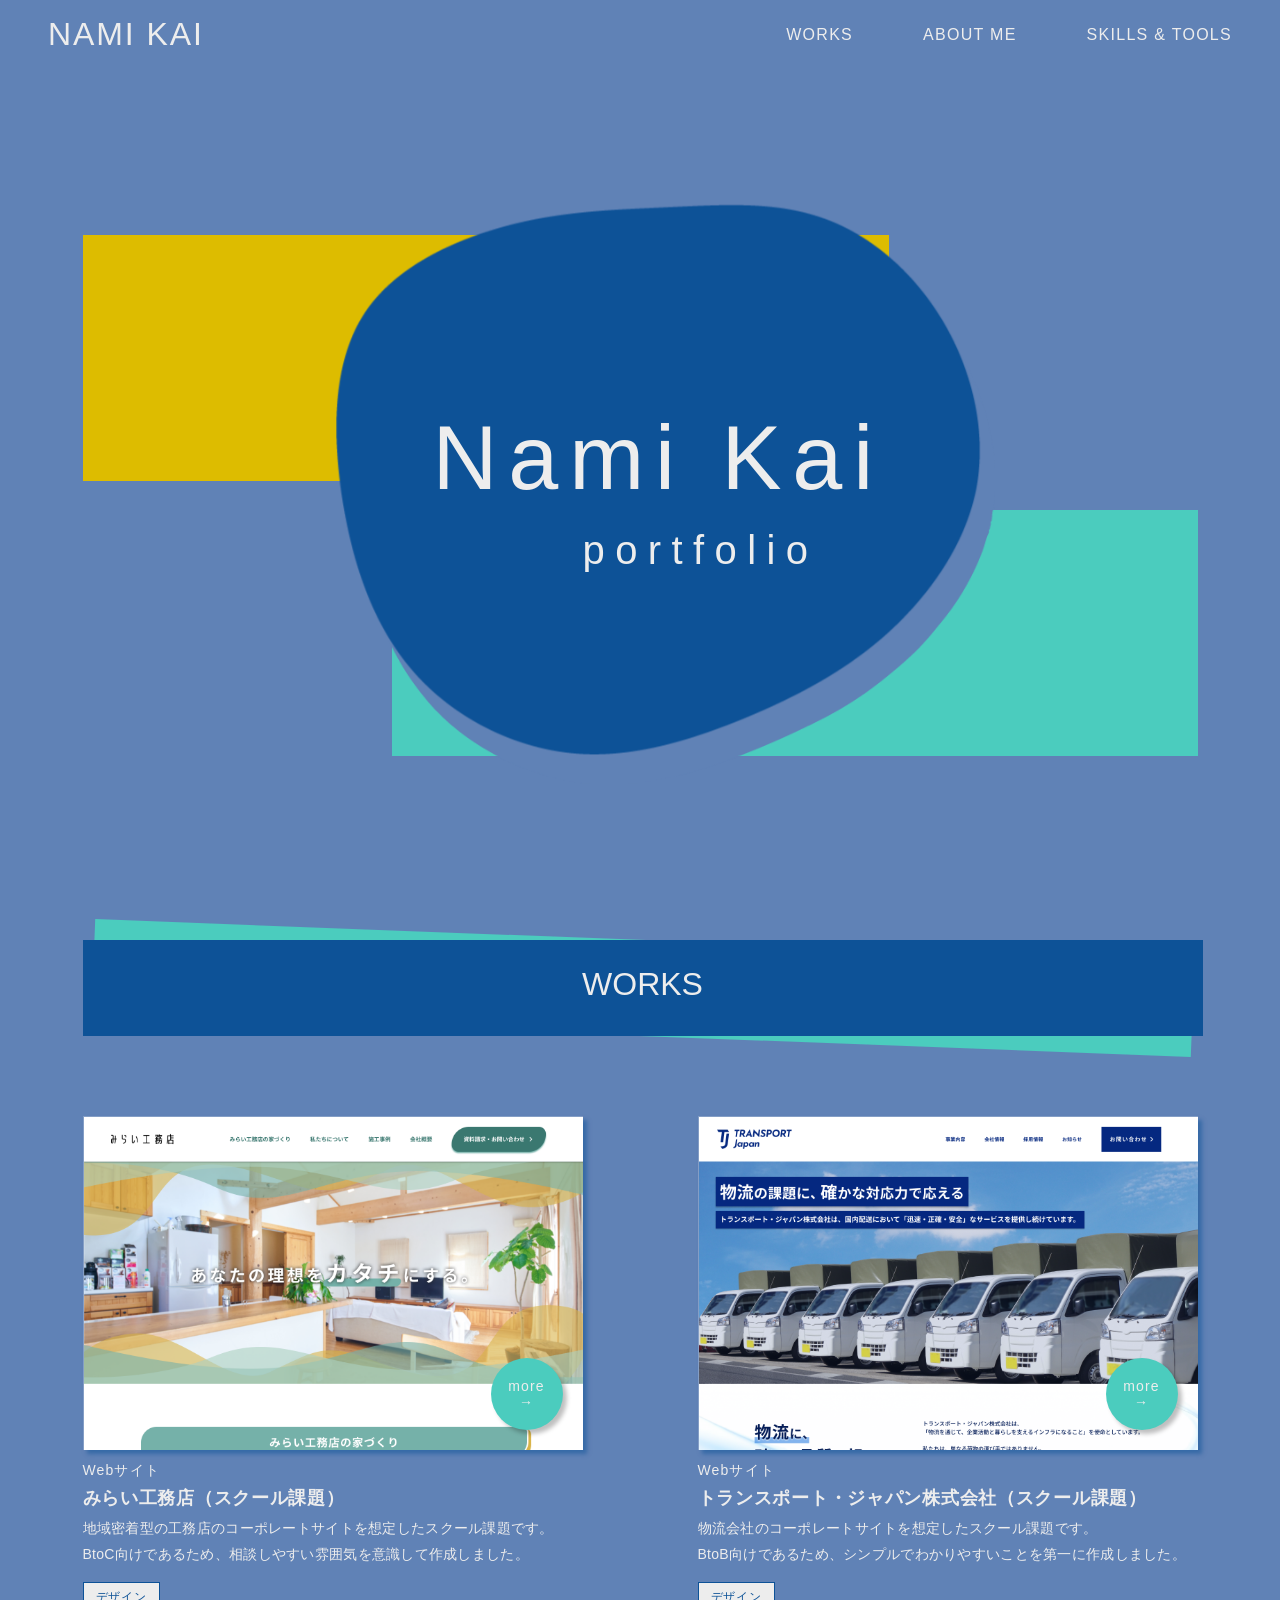
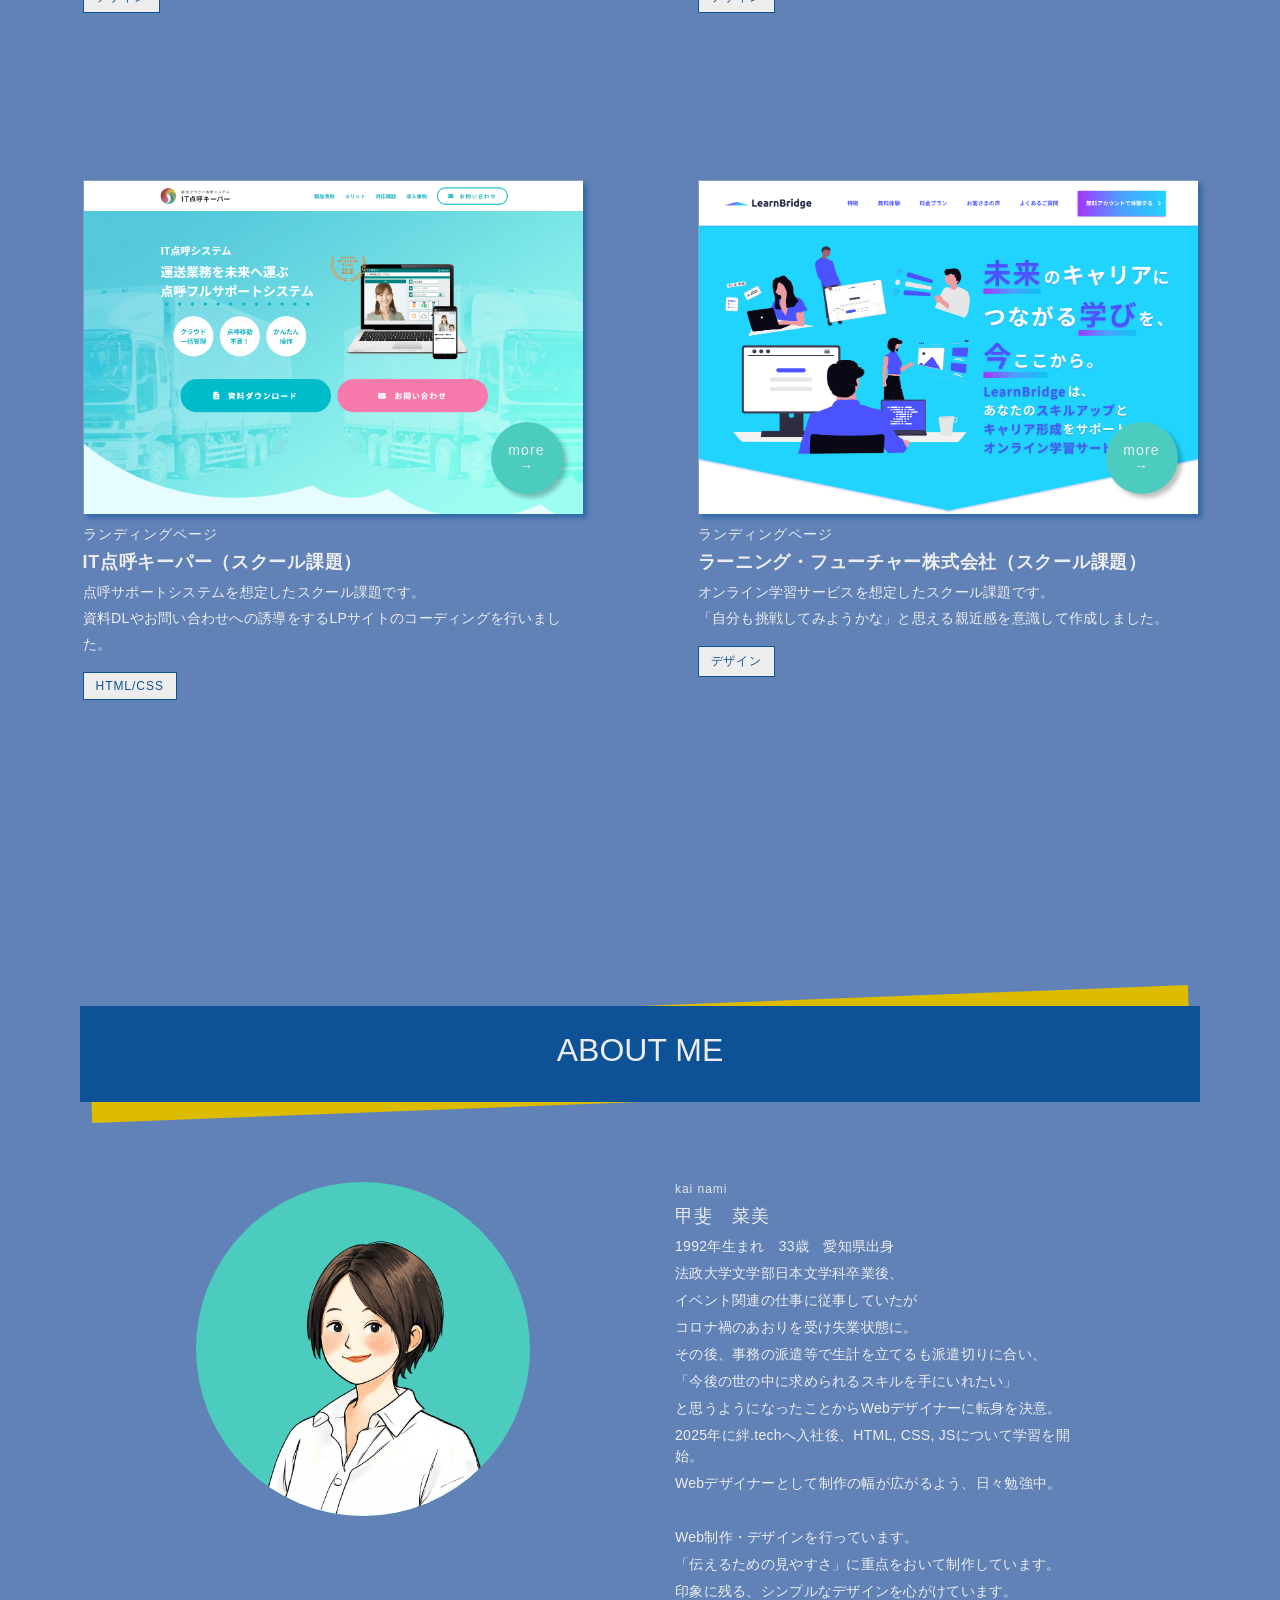
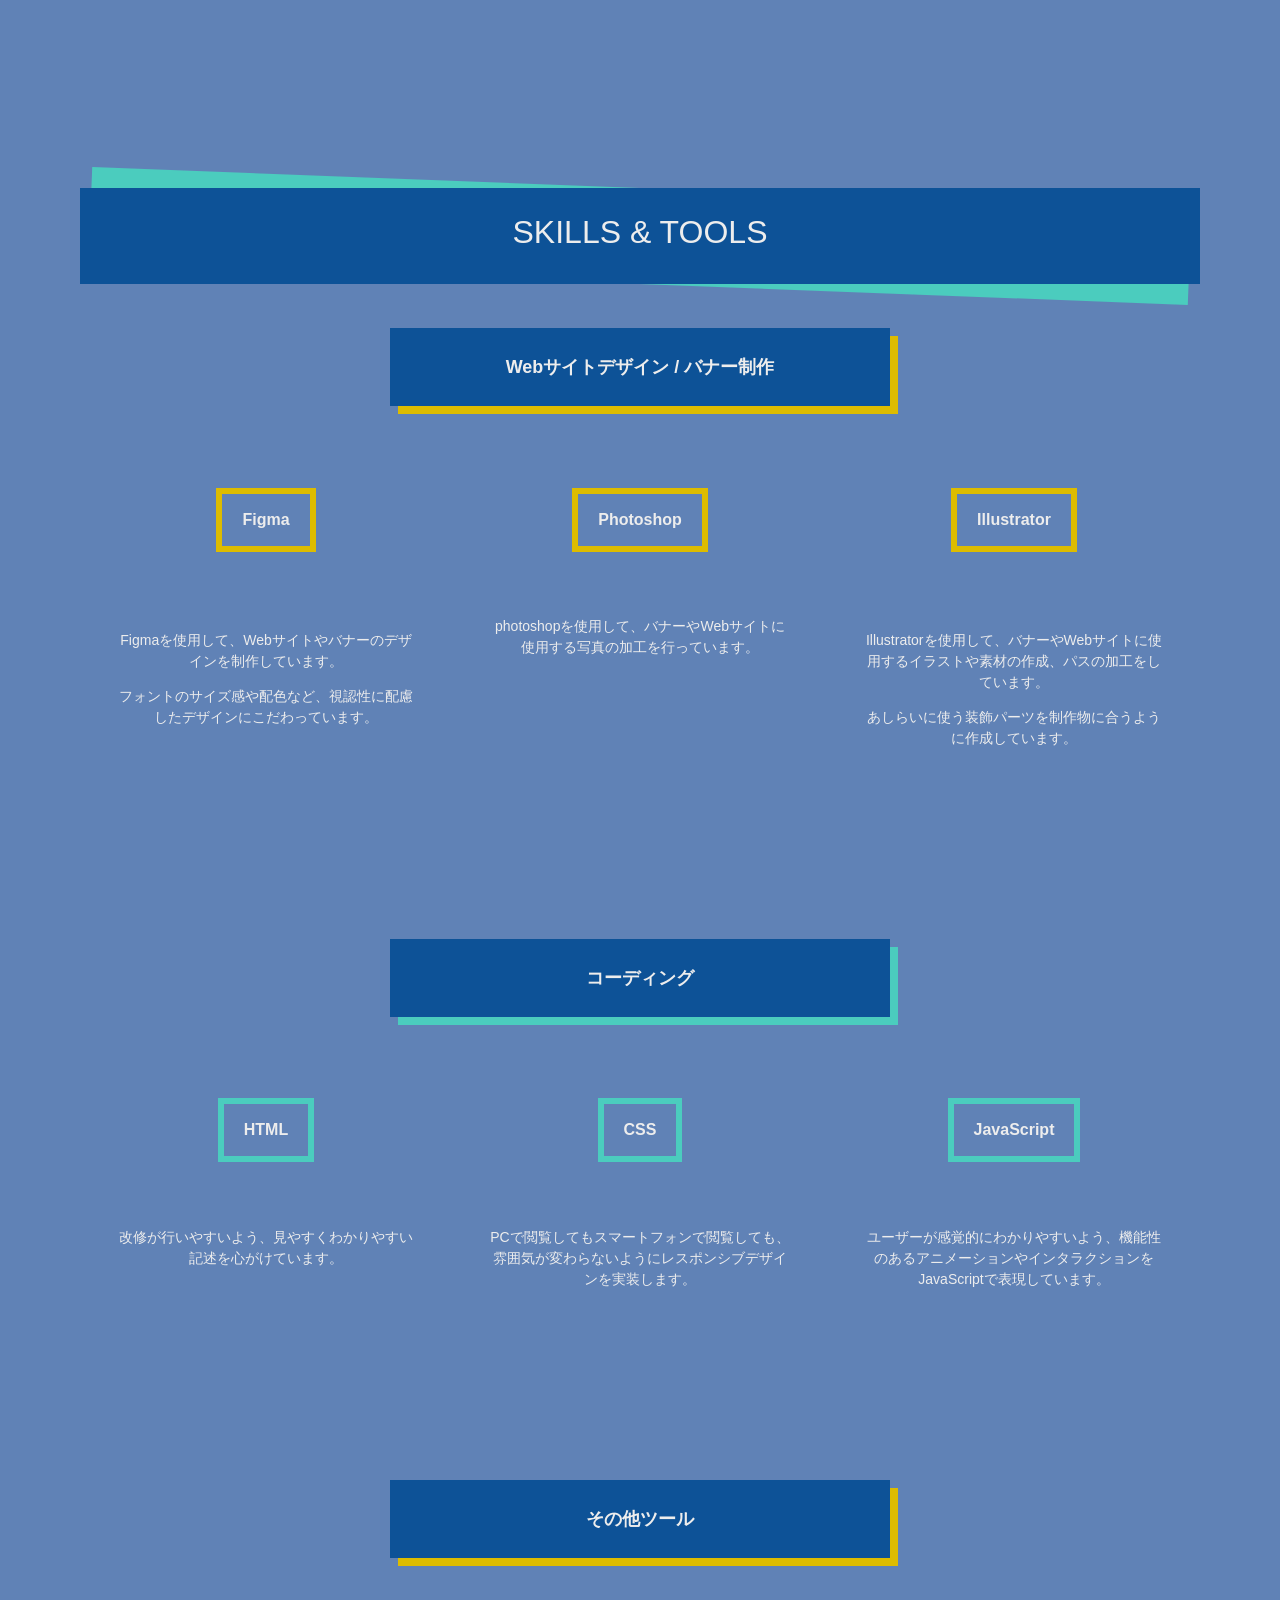
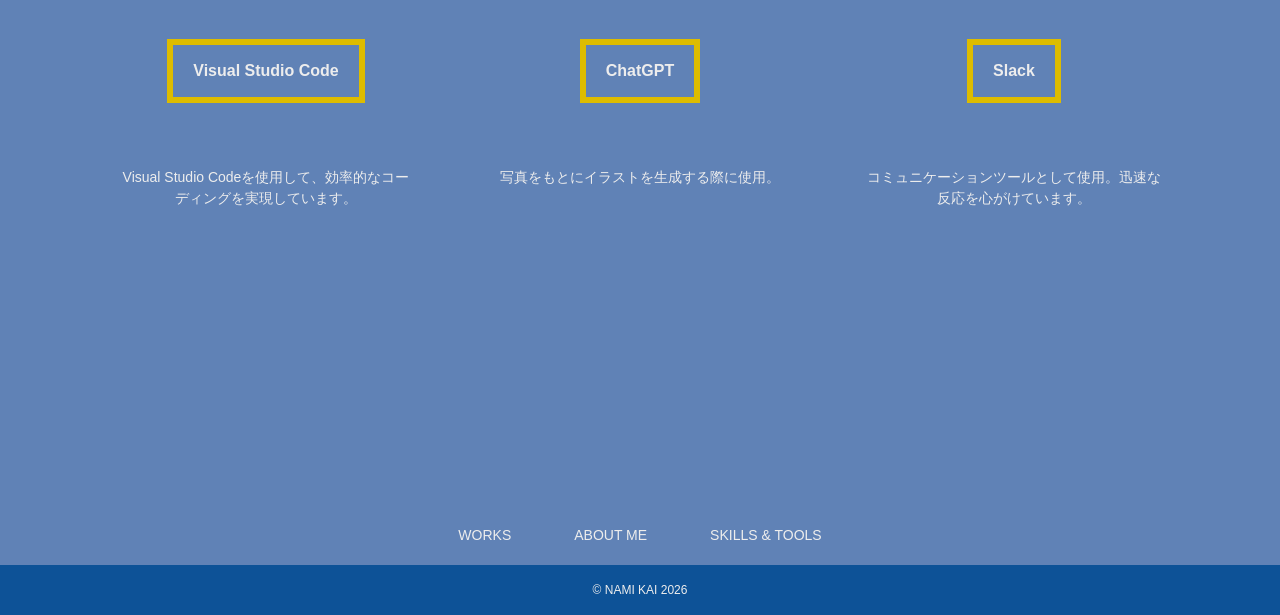
<file: index.html>
<!doctype html>
<html lang="ja">
<head>
  <meta charset="utf-8" />
  <meta name="viewport" content="width=device-width, initial-scale=1" />
  <title>Nami Kai | portfolio</title>

  <link rel="stylesheet" href="assets/css/style.css" />
</head>

<body>

  <!-- ==================================================
    HEADER（常に表示 / PCナビ + SPハンバーガー）
  =================================================== -->
  <header class="header">
    <div class="header-inner">
      <a class="header-logo en" href="#top" aria-label="トップへ戻る">NAMI KAI</a>

      <!-- PCナビ（992px以上で表示想定） -->
      <nav class="pc-nav" aria-label="グローバルナビゲーション">
        <ul class="pc-nav-list">
          <li class="pc-nav-item"><a class="pc-nav-link en" href="#works">WORKS</a></li>
          <li class="pc-nav-item"><a class="pc-nav-link en" href="#about">ABOUT ME</a></li>
          <li class="pc-nav-item"><a class="pc-nav-link en" href="#skills">SKILLS &amp; TOOLS</a></li>
        </ul>
      </nav>

      <!-- SPハンバーガー（992px以下で表示想定） -->
      <button
        class="hamburger"
        type="button"
        aria-controls="spMenu"
        aria-expanded="false"
        aria-label="メニューを開く"
      >
        <span class="hamburger-line-top" aria-hidden="true"></span>
        <span class="hamburger-line-middle" aria-hidden="true"></span>
        <span class="hamburger-line-bottom" aria-hidden="true"></span>
      </button>
    </div>
  </header>

  <!-- ==================================================
    SP MENU（右からスライドイン / フルスクリーン / 縦中央揃え）
    ※CSS/JSは後で（リンク押下で閉じる等）
  =================================================== -->
  <nav class="sp-menu" id="spMenu" aria-hidden="true" aria-label="スマホメニュー">
    <div class="sp-menu-panel">
      <ul class="sp-menu-nav">
        <li class="sp-menu-item"><a class="sp-menu-link en" href="#works">WORKS</a></li>
        <li class="sp-menu-item"><a class="sp-menu-link en" href="#about">ABOUT ME</a></li>
        <li class="sp-menu-item"><a class="sp-menu-link en" href="#skills">SKILLS &amp; TOOLS</a></li>
      </ul>
    </div>
    <div class="sp-menu-bg" aria-hidden="true"></div>
  </nav>


  <main class="main">

    <!-- ==================================================
      SECTION: HERO / MAIN VISUAL
    =================================================== -->
    <section class="hero" id="top" aria-label="メインビジュアル">
      <div class="hero-inner">

        <!-- 背景装飾（CSSまたは画像で再現） -->
        <div class="hero-decor" aria-hidden="true"></div>

        <div class="hero-title">
          <h1 class="hero-name en">Nami Kai</h1>
          <p class="hero-sub pf">portfolio</p>
        </div>

      </div>
    </section>


    <!-- ==================================================
      SECTION: WORKS
      - id="works" 必須
      - PCは2×2（CSSでgrid）
    =================================================== -->
    <section class="works" id="works" aria-label="制作物">
      <header class="section-titlebar">
      <div class="title-ornament-blue" aria-hidden="true"></div>
      <div class="title-ornament-green" aria-hidden="true"></div>
        <h2 class="section-title">WORKS</h2>
      </header>

      <div class="works-inner">
        <div class="works-grid">

          <!-- works-card1 -->
          <article class="work-card">
            <div class="work-image">
              <a class="work-link" href="work/works-01.html" aria-label="みらい工務店（スクール課題）の詳細へ">
                <img src="assets/img/miraikoumutenPCtop.png" alt="みらい工務店（スクール課題）" />
                <span class="work-more" aria-hidden="true">more<br>→</span>
              </a>
            </div>

            <div class="work-body">
              <p class="work-category">Webサイト</p>
              <h3 class="work-title">みらい工務店（スクール課題）</h3>
              <div class="work-desc">
                <p>地域密着型の工務店のコーポレートサイトを想定したスクール課題です。</p>
                <p>BtoC向けであるため、相談しやすい雰囲気を意識して作成しました。</p>
              </div>
              <p class="work-label"><span class="label">デザイン</span></p>
            </div>
          </article>

          <!-- works-card2 -->
          <article class="work-card">
            <div class="work-image">
              <a class="work-link" href="work/works-02.html" aria-label="トランスポート・ジャパン株式会社（スクール課題）の詳細へ">
                <img src="assets/img/transportPCtop.png" alt="トランスポート・ジャパン株式会社（スクール課題）" />
                <span class="work-more" aria-hidden="true">more<br>→</span>
              </a>
            </div>

            <div class="work-body">
              <p class="work-category">Webサイト</p>
              <h3 class="work-title">トランスポート・ジャパン株式会社（スクール課題）</h3>
              <div class="work-desc">
                <p>物流会社のコーポレートサイトを想定したスクール課題です。</p>
                <p>BtoB向けであるため、シンプルでわかりやすいことを第一に作成しました。</p>
              </div>
              <p class="work-label"><span class="label">デザイン</span></p>
            </div>
          </article>

          <!-- works-card3 -->
          <article class="work-card">
            <div class="work-image">
              <a class="work-link" href="work/works-03.html" aria-label="IT点呼キーパー（スクール課題）の詳細へ">
                <img src="assets/img/ITtenkoPC.png" alt="IT点呼キーパー（スクール課題）" />
                <span class="work-more" aria-hidden="true">more<br>→</span>
              </a>
            </div>

            <div class="work-body">
              <p class="work-category">ランディングページ</p>
              <h3 class="work-title">IT点呼キーパー（スクール課題）</h3>
              <div class="work-desc">
                <p>点呼サポートシステムを想定したスクール課題です。</p>
                <p>資料DLやお問い合わせへの誘導をするLPサイトのコーディングを行いました。</p>
              </div>
              <p class="work-label"><span class="label">HTML/CSS</span></p>
            </div>
          </article>

          <!-- works-card4 -->
          <article class="work-card">
            <div class="work-image">
              <a class="work-link" href="work/works-04.html" aria-label="ラーニング・フューチャー株式会社（スクール課題）の詳細へ">
                <img src="assets/img/learnbridgePC.png" alt="ラーニング・フューチャー株式会社（スクール課題）" />
                <span class="work-more" aria-hidden="true">more<br>→</span>
              </a>
            </div>

            <div class="work-body">
              <p class="work-category">ランディングページ</p>
              <h3 class="work-title">ラーニング・フューチャー株式会社（スクール課題）</h3>
              <div class="work-desc">
                <p>オンライン学習サービスを想定したスクール課題です。</p>
                <p>「自分も挑戦してみようかな」と思える親近感を意識して作成しました。</p>
              </div>
              <p class="work-label"><span class="label">デザイン</span></p>
            </div>
          </article>

        </div>
      </div>
    </section>


    <!-- ==================================================
      SECTION: ABOUT ME
      - id="about" 必須
    =================================================== -->
    <section class="about" id="about" aria-label="自己紹介">
      <header class="section-titlebar">
      <div class="title-ornament-yellow" aria-hidden="true"></div>
      <div class="title-ornament-blue" aria-hidden="true"></div>
        <h2 class="section-title">ABOUT ME</h2>
      </header>

      <div class="about-inner">
        <div class="about-layout">

          <div class="about-image">
            <img src="assets/img/MYicon.png" alt="" />
          </div>

          <div class="about-body">
            <p class="about-name-en">kai nami</p>
            <p class="about-name-ja">甲斐　菜美</p>

            <div class="about-text">
              <p>1992年生まれ　33歳　愛知県出身</p>
              <p>法政大学文学部日本文学科卒業後、</p>
              <p>イベント関連の仕事に従事していたが</p>
              <p>コロナ禍のあおりを受け失業状態に。</p>
              <p>その後、事務の派遣等で生計を立てるも派遣切りに合い、</p>
              <p>「今後の世の中に求められるスキルを手にいれたい」</p>
              <p>と思うようになったことからWebデザイナーに転身を決意。</p>
              <p>2025年に絆.techへ入社後、HTML, CSS, JSについて学習を開始。</p>
              <p>Webデザイナーとして制作の幅が広がるよう、日々勉強中。</p>

              <p>&nbsp;</p>

              <p>Web制作・デザインを行っています。</p>
              <p>「伝えるための見やすさ」に重点をおいて制作しています。</p>
              <p>印象に残る、シンプルなデザインを心がけています。</p>
            </div>
          </div>

        </div>
      </div>
    </section>


    <!-- ==================================================
      SECTION: SKILLS & TOOLS
      - id="skills" 必須
    =================================================== -->
    <section class="skills" id="skills" aria-label="スキルとツール">
      <header class="section-titlebar">
      <div class="title-ornament-blue" aria-hidden="true"></div>
      <div class="title-ornament-green" aria-hidden="true"></div>
        <h2 class="section-title">SKILLS &amp; TOOLS</h2>
      </header>

      <div class="skills-inner">

        <!-- group 1 -->
        <section class="skills-group" aria-label="Webサイトデザイン / バナー制作">
          <h3 class="skills-subtitle-1">Webサイトデザイン / バナー制作</h3>

          <div class="skills-grid">
            <article class="skill-card">
              <h4 class="skill-name-1">Figma</h4>
              <div class="skill-desc">
                <p>Figmaを使用して、Webサイトやバナーのデザインを制作しています。</p>
                <p>フォントのサイズ感や配色など、視認性に配慮したデザインにこだわっています。</p>
              </div>
            </article>

            <article class="skill-card">
              <h4 class="skill-name-1">Photoshop</h4>
              <p class="skill-desc">photoshopを使用して、バナーやWebサイトに使用する写真の加工を行っています。</p>
            </article>

            <article class="skill-card">
              <h4 class="skill-name-1">Illustrator</h4>
              <div class="skill-desc">
                <p>Illustratorを使用して、バナーやWebサイトに使用するイラストや素材の作成、パスの加工をしています。</p>
                <p>あしらいに使う装飾パーツを制作物に合うように作成しています。</p>
              </div>
            </article>
          </div>
        </section>

        <!-- group 2 -->
        <section class="skills-group" aria-label="コーディング">
          <h3 class="skills-subtitle-2">コーディング</h3>

          <div class="skills-grid">
            <article class="skill-card">
              <h4 class="skill-name-2">HTML</h4>
              <p class="skill-desc">改修が行いやすいよう、見やすくわかりやすい記述を心がけています。</p>
            </article>

            <article class="skill-card">
              <h4 class="skill-name-2">CSS</h4>
              <p class="skill-desc">PCで閲覧してもスマートフォンで閲覧しても、雰囲気が変わらないようにレスポンシブデザインを実装します。</p>
            </article>

            <article class="skill-card">
              <h4 class="skill-name-2">JavaScript</h4>
              <p class="skill-desc">ユーザーが感覚的にわかりやすいよう、機能性のあるアニメーションやインタラクションをJavaScriptで表現しています。</p>
            </article>
          </div>
        </section>

        <!-- group 3 -->
        <section class="skills-group" aria-label="その他ツール">
          <h3 class="skills-subtitle-1">その他ツール</h3>

          <div class="skills-grid">
            <article class="skill-card">
              <h4 class="skill-name-1">Visual Studio Code</h4>
              <p class="skill-desc">Visual Studio Codeを使用して、効率的なコーディングを実現しています。</p>
            </article>

            <article class="skill-card">
              <h4 class="skill-name-1">ChatGPT</h4>
              <p class="skill-desc">写真をもとにイラストを生成する際に使用。</p>
            </article>

            <article class="skill-card">
              <h4 class="skill-name-1">Slack</h4>
              <p class="skill-desc">コミュニケーションツールとして使用。迅速な反応を心がけています。</p>
            </article>
          </div>
        </section>

      </div>
    </section>

  </main>


  <!-- ==================================================
    FOOTER
  =================================================== -->
  <footer class="footer">
  <!-- フッターナビ：青帯の“外側（上）”に置く -->
  <nav class="footer-nav" aria-label="Footer">
    <a class="footer-nav__link en" href="#works">WORKS</a>
    <a class="footer-nav__link en" href="#about">ABOUT ME</a>
    <a class="footer-nav__link en" href="#skills">SKILLS &amp; TOOLS</a>
  </nav>

  <!-- コピー：青い帯（背景あり） -->
  <div class="footer-copy">
    <small class="footer-copy__text">&copy; NAMI KAI 2026</small>
  </div>
</footer>


  <!-- JSは後で（ハンバーガー開閉・リンク押下で閉じる） -->
  <script src="assets/js/main.js"></script>
</body>
</html>
</file>
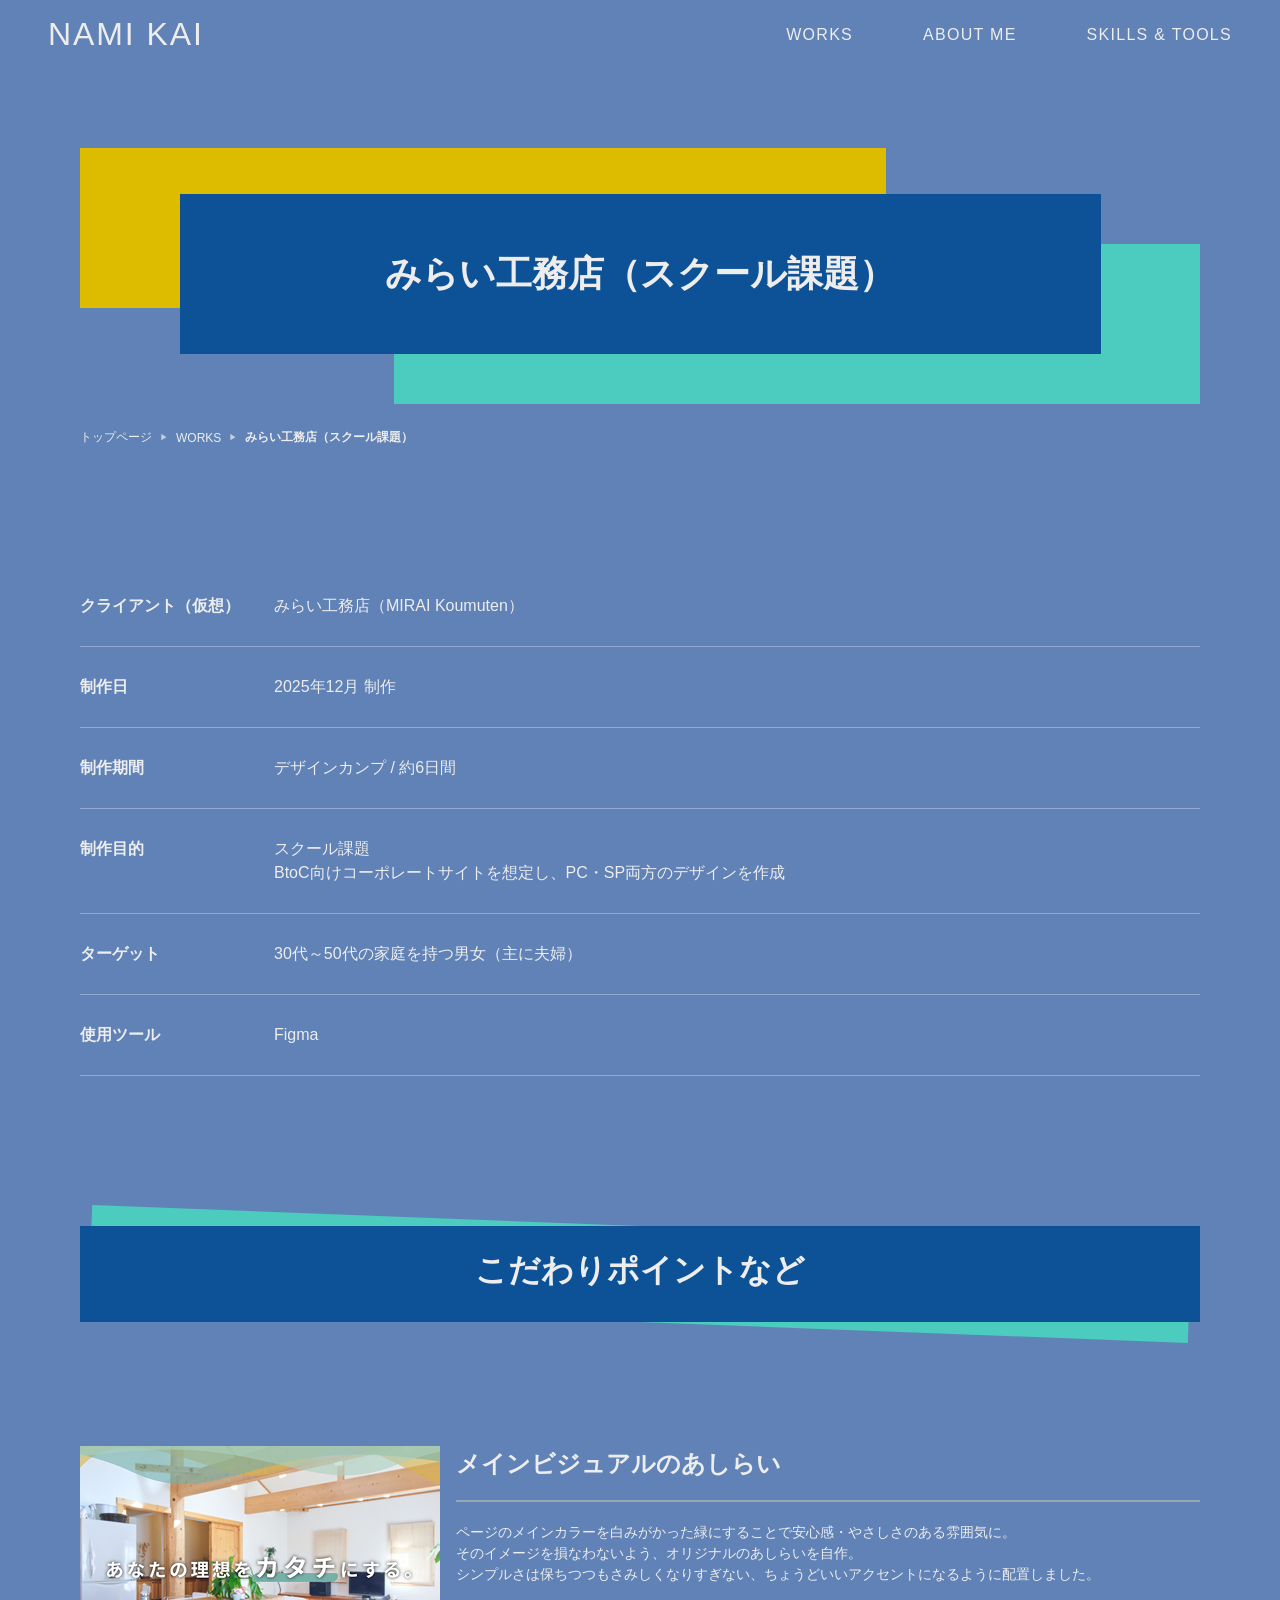
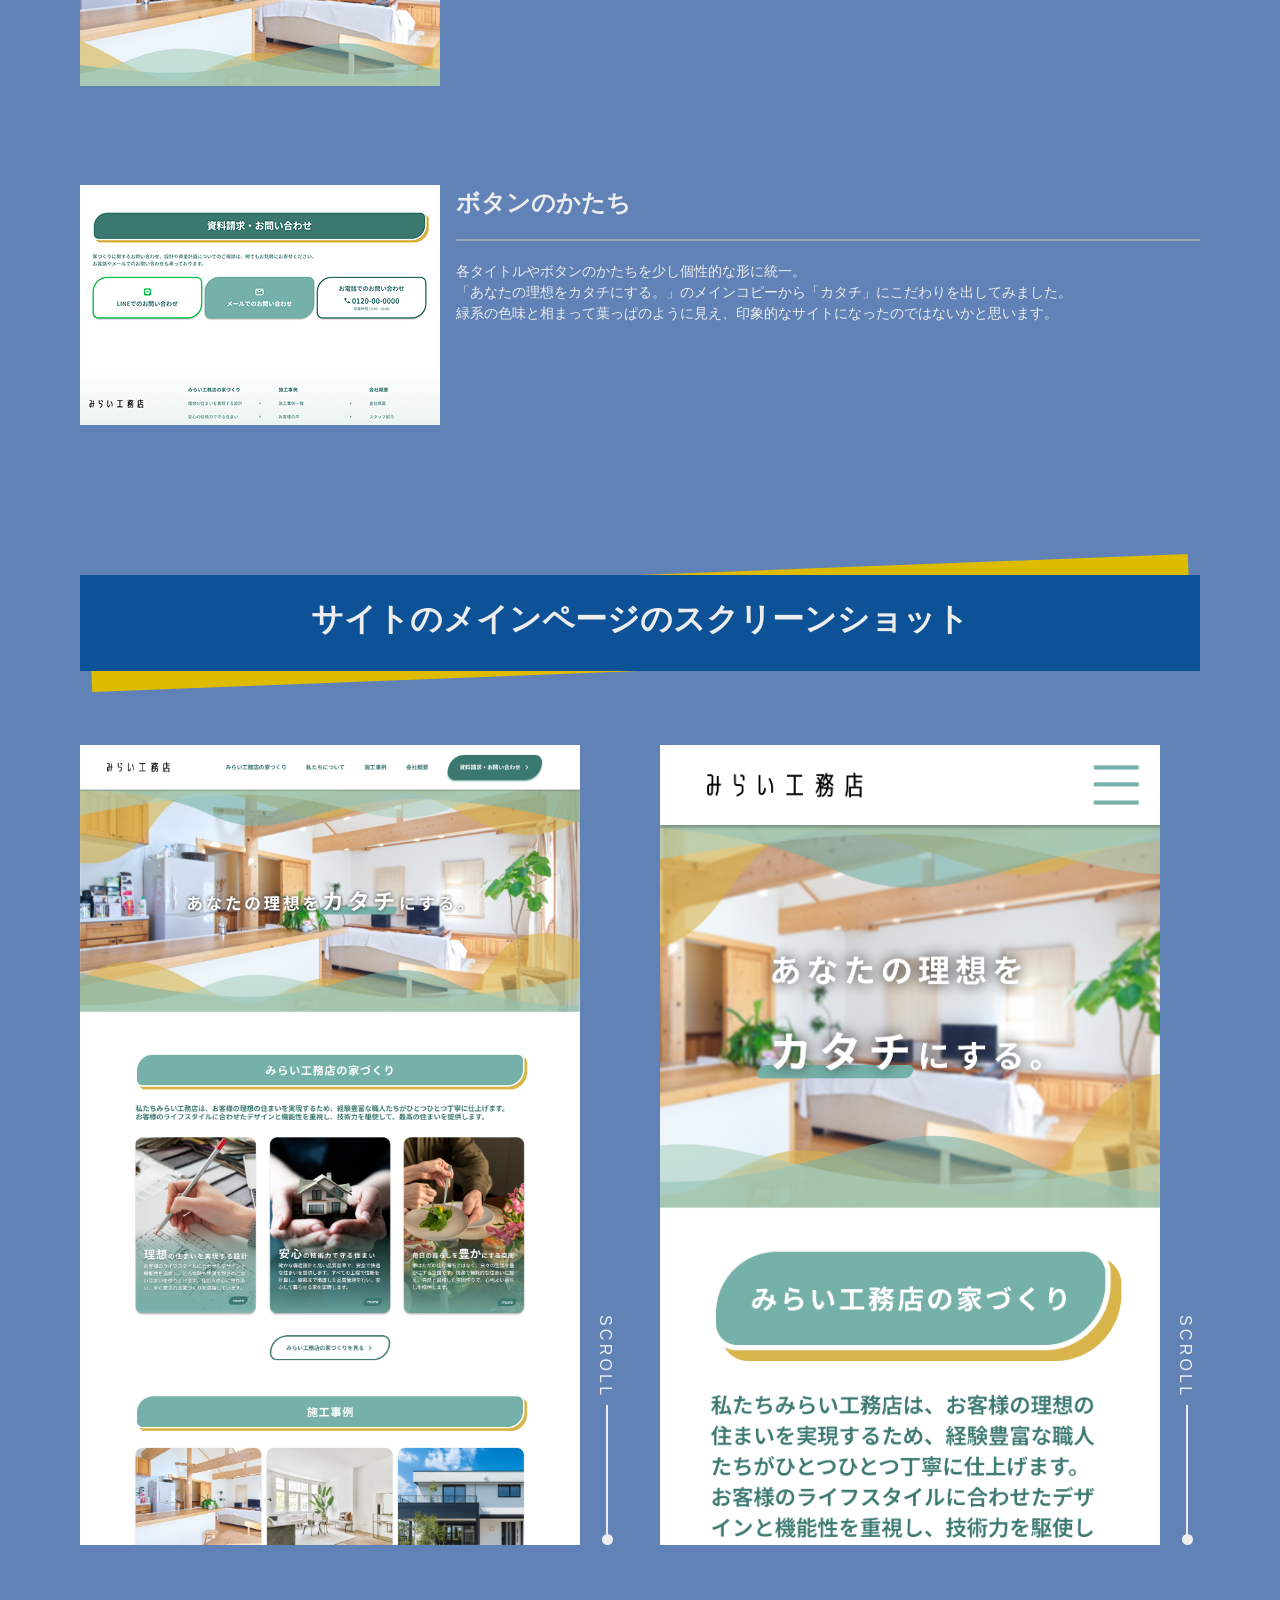
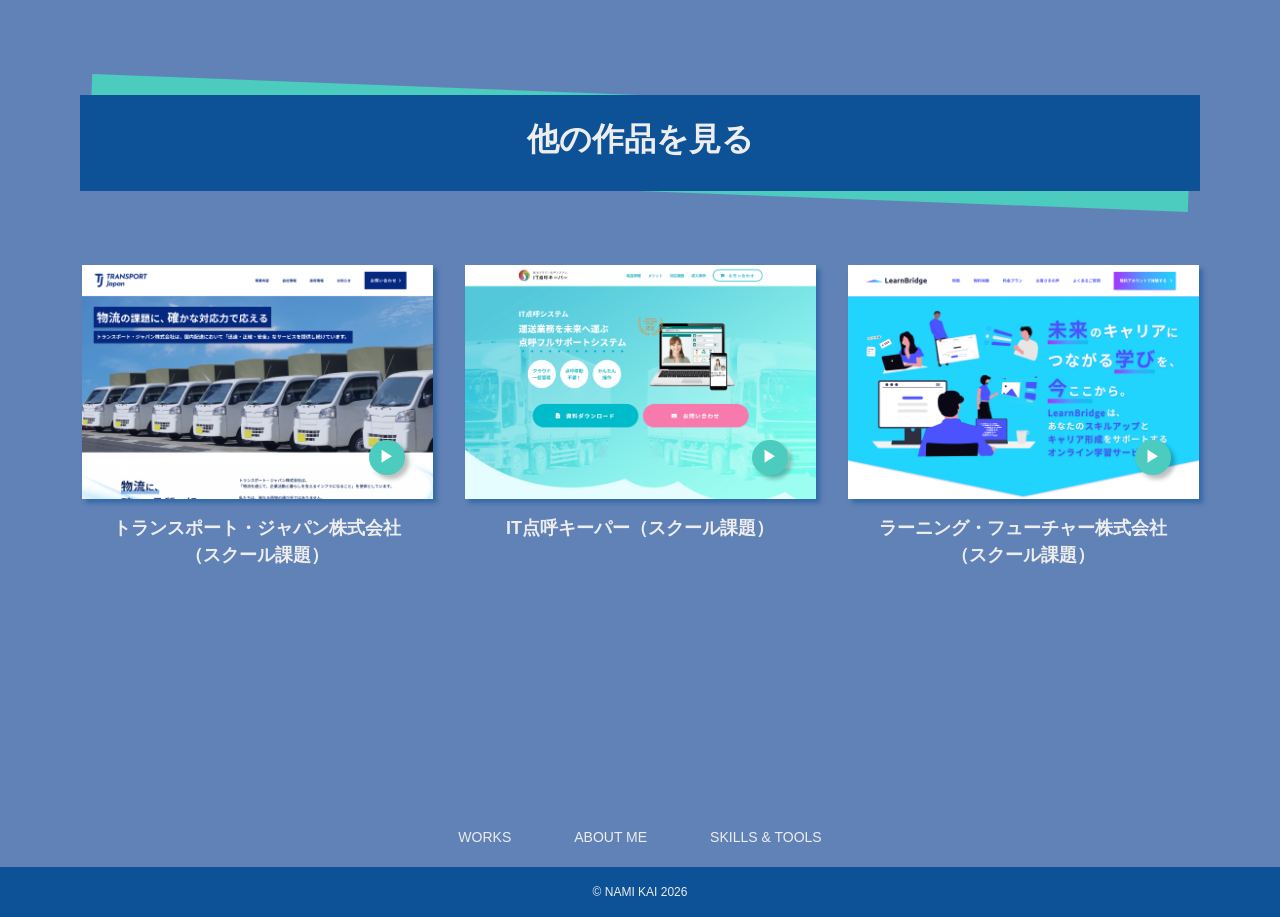
<file: work/works-01.html>
<!doctype html>
<html lang="ja">
<head>
  <meta charset="utf-8" />
  <meta name="viewport" content="width=device-width, initial-scale=1" />
  <title>みらい工務店（スクール課題）</title>
  <link rel="stylesheet" href="css/works-01.css" />
</head>

<body>
  <!-- ==================================================
    HEADER（常に表示 / PCナビ + SPハンバーガー）
  =================================================== -->
  <header class="header">
    <div class="header-inner">
      <a class="header-logo en" href="../index.html#top" aria-label="トップへ戻る">NAMI KAI</a>

      <!-- PCナビ（992px以上で表示想定） -->
      <nav class="pc-nav" aria-label="グローバルナビゲーション">
        <ul class="pc-nav-list">
          <li class="pc-nav-item"><a class="pc-nav-link en" href="../index.html#works">WORKS</a></li>
          <li class="pc-nav-item"><a class="pc-nav-link en" href="../index.html#about">ABOUT ME</a></li>
          <li class="pc-nav-item"><a class="pc-nav-link en" href="../index.html#skills">SKILLS &amp; TOOLS</a></li>
        </ul>
      </nav>

      <!-- SPハンバーガー（992px以下で表示想定） -->
      <button
        class="hamburger"
        type="button"
        aria-controls="spMenu"
        aria-expanded="false"
        aria-label="メニューを開く"
      >
        <span class="hamburger-line-top" aria-hidden="true"></span>
        <span class="hamburger-line-middle" aria-hidden="true"></span>
        <span class="hamburger-line-bottom" aria-hidden="true"></span>
      </button>
    </div>
  </header>

   <!-- ==================================================
    SP MENU（右からスライドイン / フルスクリーン / 縦中央揃え）
    ※CSS/JSは後で（リンク押下で閉じる等）
  =================================================== -->
  <nav class="sp-menu" id="spMenu" aria-hidden="true" aria-label="スマホメニュー">
    <div class="sp-menu-panel">
      <ul class="sp-menu-nav">
        <li class="sp-menu-item"><a class="sp-menu-link en" href="../index.html#works">WORKS</a></li>
        <li class="sp-menu-item"><a class="sp-menu-link en" href="../index.html#about">ABOUT ME</a></li>
        <li class="sp-menu-item"><a class="sp-menu-link en" href="../index.html#skills">SKILLS &amp; TOOLS</a></li>
      </ul>
    </div>
    <div class="sp-menu-bg" aria-hidden="true"></div>
  </nav>


  <main>
    <!-- =========================
      SECTION 1: WORKS TITLE + INFO
    ========================== -->
    <section class="work-intro" aria-labelledby="work-title">
      <div class="work-title">
        <!-- 見出しバー装飾（黄→青→緑の重なり） -->
        <span class="work-title__ornament work-title__ornament--yellow" aria-hidden="true"></span>
        <span class="work-title__ornament work-title__ornament--blue" aria-hidden="true"></span>
        <span class="work-title__ornament work-title__ornament--green" aria-hidden="true"></span>

        <h1 id="work-title" class="work-title__text">みらい工務店<br class="sp-only">（スクール課題）</h1>
      </div>

<!-- Breadcrumb（PC only） -->
    <nav class="breadcrumb" aria-label="Breadcrumb">
      <ol class="breadcrumb__list">
    <li class="breadcrumb__item">
      <a href="../index.html">トップページ</a>
    </li>
    <li class="breadcrumb__item">
      <a href="../index.html#works">WORKS</a>
    </li>
    <li class="breadcrumb__item breadcrumb__item--current" aria-current="page">
      みらい工務店（スクール課題）
    </li>
      </ol>
    </nav>



      <div class="work-info" aria-label="制作情報">
        <dl class="work-info__list">
          <div class="work-info__row">
            <dt class="work-info__term">クライアント（仮想）</dt>
            <dd class="work-info__desc">みらい工務店（MIRAI Koumuten）</dd>
          </div>

          <div class="work-info__row">
            <dt class="work-info__term">制作日</dt>
            <dd class="work-info__desc">2025年12月 制作</dd>
          </div>

          <div class="work-info__row">
            <dt class="work-info__term">制作期間</dt>
            <dd class="work-info__desc">デザインカンプ / 約6日間</dd>
          </div>

          <div class="work-info__row">
            <dt class="work-info__term">制作目的</dt>
            <dd class="work-info__desc">スクール課題<br>BtoC向けコーポレートサイトを想定し、PC・SP両方のデザインを作成</dd>
          </div>

          <div class="work-info__row">
            <dt class="work-info__term">ターゲット</dt>
            <dd class="work-info__desc">30代～50代の家庭を持つ男女（主に夫婦）</dd>
          </div>

          <div class="work-info__row">
            <dt class="work-info__term">使用ツール</dt>
            <dd class="work-info__desc">Figma</dd>
          </div>
        </dl>
      </div>
    </section>

    <!-- sectionKODAWARI（こだわりポイント紹介） -->
<section class="sectionKODAWARI" id="kodawari">
  <div class="section-inner">
    <!-- 見出しバー（WORKS/ABOUTと同系の装飾をCSSで付与） -->
    <div class="section-title">
      <div class="title-ornament-blue" aria-hidden="true"></div>
      <div class="title-ornament-green" aria-hidden="true"></div>
      <h2 class="section-title-text">こだわりポイントなど</h2>
    </div>

    <!-- こだわりリスト -->
    <div class="kodawari-list">
      <!-- 1 -->
      <article class="kodawari-item" id="kodawari-mainvisual">
        <figure class="kodawari-media">
          <img src="img/miraikoumutenK1.png" alt="">
        </figure>

        <div class="kodawari-body">
          <h3 class="kodawari-title">メインビジュアルのあしらい</h3>
          <p class="kodawari-text">
            ページのメインカラーを白みがかった緑にすることで安心感・やさしさのある雰囲気に。<br>
そのイメージを損なわないよう、オリジナルのあしらいを自作。<br>
シンプルさは保ちつつもさみしくなりすぎない、ちょうどいいアクセントになるように配置しました。
          </p>
        </div>
      </article>

      <!-- 2 -->
      <article class="kodawari-item" id="kodawari-button">
        <figure class="kodawari-media">
          <img src="img/miraikoumutenK2.png" alt="">
        </figure>

        <div class="kodawari-body">
          <h3 class="kodawari-title">ボタンのかたち</h3>
          <p class="kodawari-text">
            各タイトルやボタンのかたちを少し個性的な形に統一。<br>
「あなたの理想をカタチにする。」のメインコピーから「カタチ」にこだわりを出してみました。<br>
緑系の色味と相まって葉っぱのように見え、印象的なサイトになったのではないかと思います。
          </p>
        </div>
      </article>
    </div>
  </div>
</section>
<!-- sectionSS（サイトのメインページのスクリーンショット） -->
<section class="sectionSS" id="screenshots">
  <div class="section-inner">

    <!-- 見出しバー（WORKS/ABOUTと同系の装飾はCSSで付与） -->
    <div class="section-title">
      <div class="title-ornament-yellow" aria-hidden="true"></div>
      <div class="title-ornament-blue" aria-hidden="true"></div>
      <h2 class="section-title-text">サイトのメインページの<br class="sp-only">スクリーンショット</h2>
    </div>

    <!-- =========================
      PC表示：タブなし（横に2枚）
      ※CSSで >=993px の時だけ表示する
    ========================== -->
    <div class="sectionSS__pc" aria-label="スクリーンショット（PC表示）">
      <div class="ss-grid">
        <div class="ss-box">
        <figure class="ss-item ss-item--pc">
          <img src="img/miraikoumutenPCtop.png" alt="みらい工務店 PC版 メインページのスクリーンショット">
        </figure>
        <div class="scroll_down" >
          <a href="#">scroll</a>
        </div>
      </div>

        <div class="ss-box">
        <figure class="ss-item ss-item--sp">
          <img src="img/miraikoumutenSPtop.png" alt="みらい工務店 SP版 メインページのスクリーンショット">
        </figure>
        <div class="scroll_down" >
          <a href="#">scroll</a>
        </div>
        </div>
      </div>
    </div>

    <!-- =========================
      SP表示：タブ切り替え（SPのみ）
      ※CSSで <=992px の時だけ表示する
    ========================== -->
    <div class="sectionSS__sp" aria-label="スクリーンショット（SP表示：タブ切り替え）">
      <div class="tabs" data-tabs="sectionSS">
        <div class="tabs-nav" role="tablist" aria-label="スクリーンショット切り替え">
          <button type="button" class="tabs-tab is-active" role="tab"
            aria-selected="true" aria-controls="ss-panel-pc" id="ss-tab-pc"
            data-tab="pc">
            PC
          </button>
          <button type="button" class="tabs-tab" role="tab"
            aria-selected="false" aria-controls="ss-panel-sp" id="ss-tab-sp"
            data-tab="sp">
            SP
          </button>
        </div>

        <div class="tabs-panels">
          <!-- PC -->
          <div class="tabs-panel is-active" role="tabpanel"
            id="ss-panel-pc" aria-labelledby="ss-tab-pc"
            data-tab-content="pc">
            <!-- SPでは「枠の中をスクロールして全体が見える」仕様にする想定 -->
            
            <div class="ss-box ss-box--spTab">
            <div class="ss-scroll">
              
              <img src="img/miraikoumutenPCtop.png" alt="みらい工務店 PC版 メインページのスクリーンショット">
            </div>
            <div class="scroll_down scroll_down--sp">
            <a href="#">scroll</a>
            </div>
            </div>
          </div>

          <!-- SP -->
          <div class="tabs-panel" role="tabpanel"
            id="ss-panel-sp" aria-labelledby="ss-tab-sp"
            data-tab-content="sp" hidden>
            <div class="ss-box ss-box--spTab">
            <div class="ss-scroll">
              
              <img src="img/miraikoumutenSPtop.png" alt="みらい工務店 SP版 メインページのスクリーンショット">
            </div>
            <div class="scroll_down scroll_down--sp">
            <a href="#">scroll</a>
            </div>
            </div>
          </div>
        </div>
      </div>
    </div>

  </div>
</section>
<!-- sectionOTHERS / 他の作品を見る -->
<section class="sectionOTHERS" id="others">
  <div class="section-inner">

    <!-- 見出しバー -->
    <div class="section-title">
      <div class="title-ornament-blue" aria-hidden="true"></div>
      <div class="title-ornament-green" aria-hidden="true"></div>
      <h2 class="section-title-text">他の作品を見る</h2>
    </div>

    <!-- works cards -->
    <div class="others-grid">

      <!-- card 1 -->
      <article class="work-card">
        <a class="work-card__link" href="works-02.html">
          <div class="work-card__thumb-wrap">
            <img
              class="work-card__thumb"
              src="img/transportPCtop.png"
              alt=""
            />

            <!-- more（丸＋▶） -->
            <span class="work-card__more" aria-hidden="true">
              ▶
            </span>
          </div>

          <h3 class="work-card__title">
            トランスポート・ジャパン株式会社<br>（スクール課題）
          </h3>
        </a>
      </article>

      <!-- card 2 -->
      <article class="work-card">
        <a class="work-card__link" href="works-03.html">
          <div class="work-card__thumb-wrap">
            <img
              class="work-card__thumb"
              src="img/ITtenkoPC.png"
              alt=""
            />

            <span class="work-card__more" aria-hidden="true">
              ▶
            </span>
          </div>

          <h3 class="work-card__title">
            IT点呼キーパー（スクール課題）
          </h3>
        </a>
      </article>

      <!-- card 3 -->
      <article class="work-card">
        <a class="work-card__link" href="works-04.html">
          <div class="work-card__thumb-wrap">
            <img
              class="work-card__thumb"
              src="img/learnbridgePC.png"
              alt=""
            />

            <span class="work-card__more" aria-hidden="true">
              ▶
            </span>
          </div>

          <h3 class="work-card__title">
            ラーニング・フューチャー株式会社<br>（スクール課題）
          </h3>
        </a>
      </article>

    </div>
  </div>
</section>



  </main>

 <!-- ==================================================
    FOOTER
  =================================================== -->
  <footer class="footer">
  <!-- フッターナビ：青帯の“外側（上）”に置く -->
  <nav class="footer-nav" aria-label="Footer">
    <a class="footer-nav__link en" href="../index.html#works">WORKS</a>
    <a class="footer-nav__link en" href="../index.html#about">ABOUT ME</a>
    <a class="footer-nav__link en" href="../index.html#skills">SKILLS &amp; TOOLS</a>
  </nav>

  <!-- コピー：青い帯（背景あり） -->
  <div class="footer-copy">
    <small class="footer-copy__text">&copy; NAMI KAI 2026</small>
  </div>
</footer>


  <!-- JSは後で（ハンバーガー開閉・リンク押下で閉じる） -->
  <script src="js/works.js"></script>
</body>
</html>
</file>
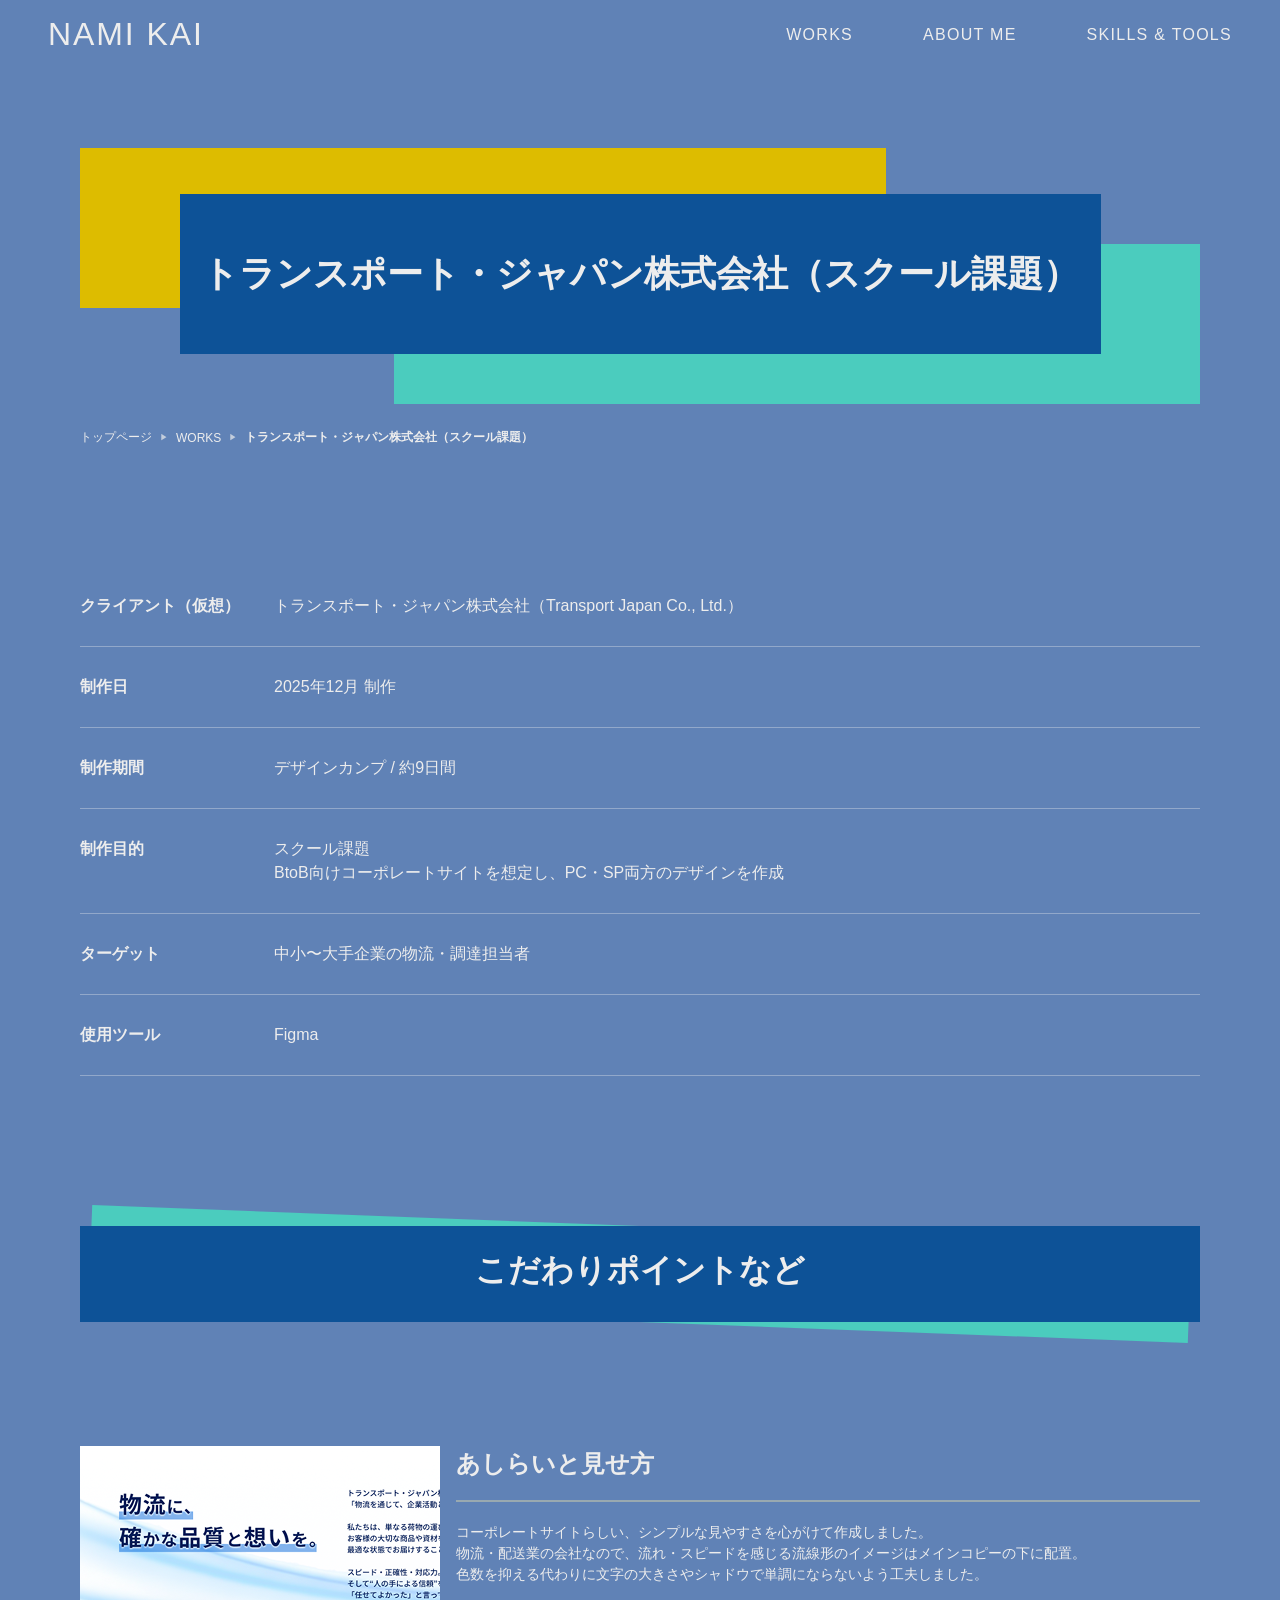
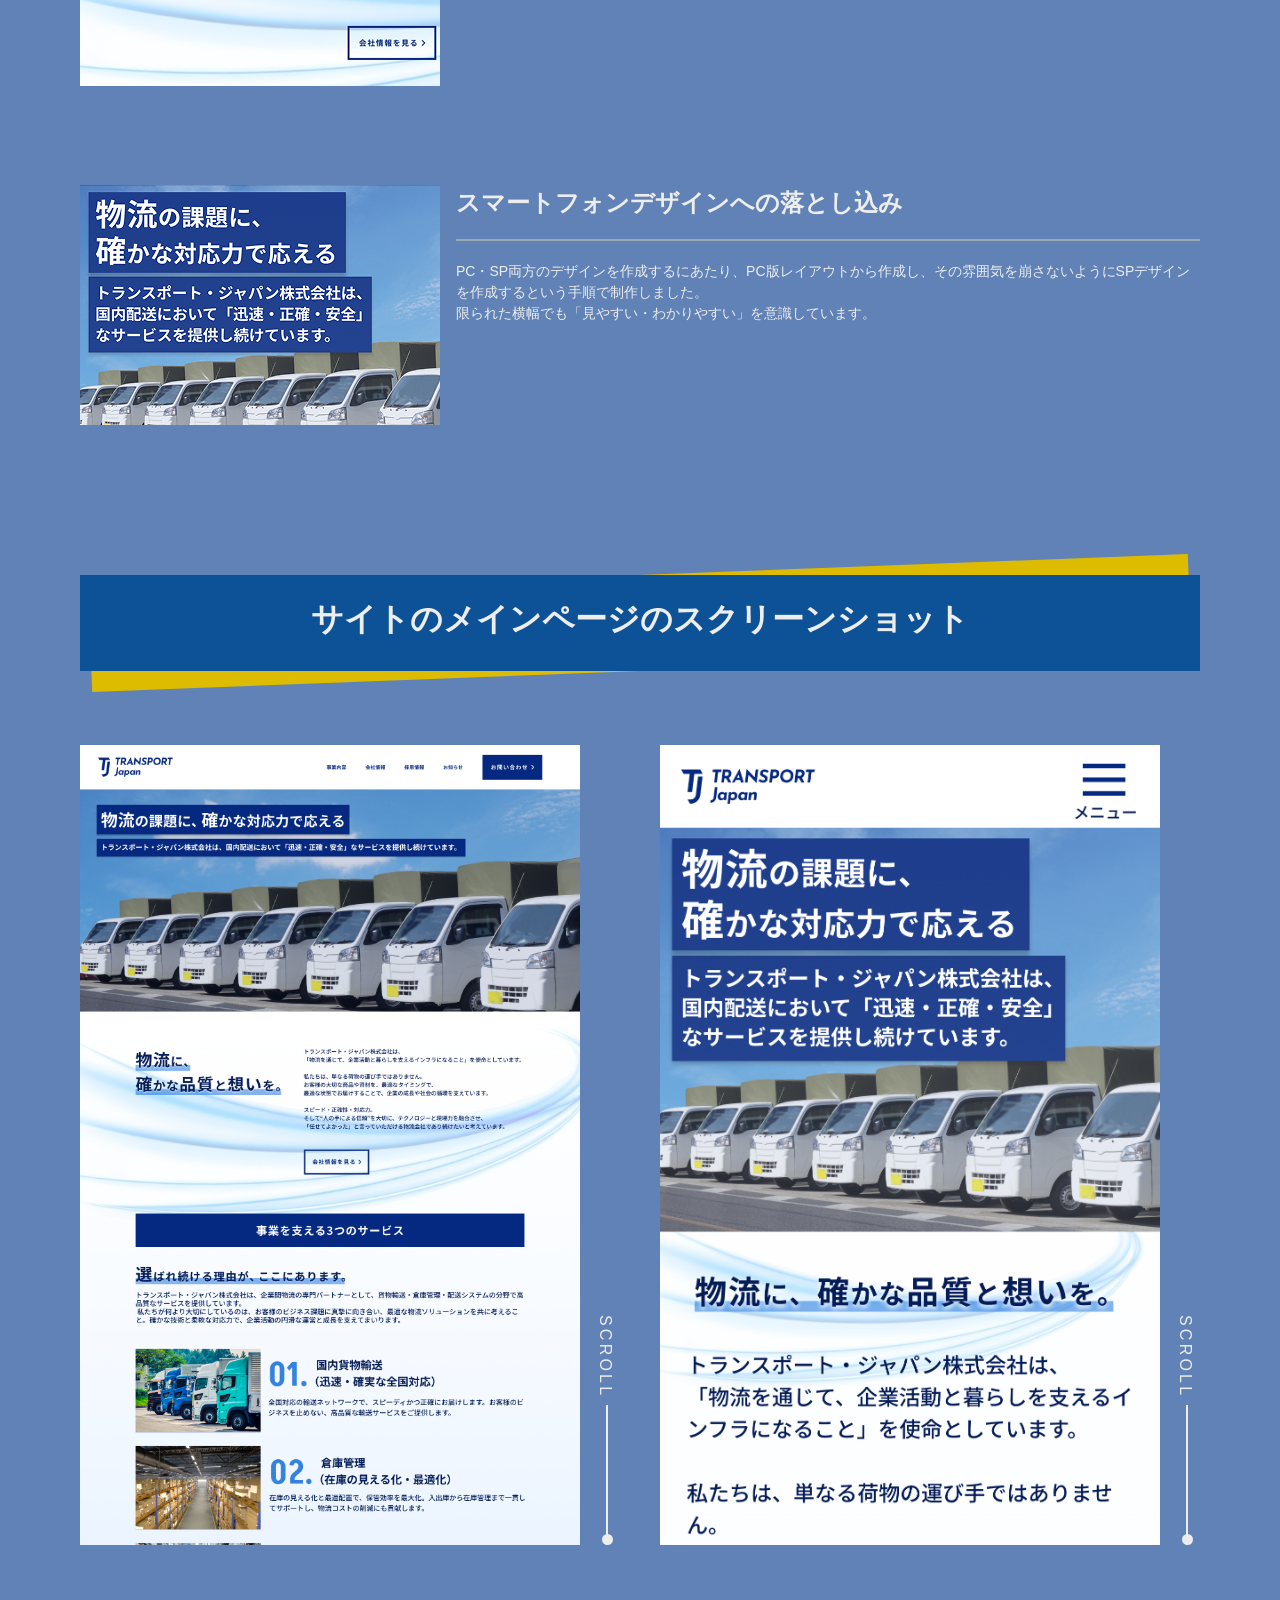
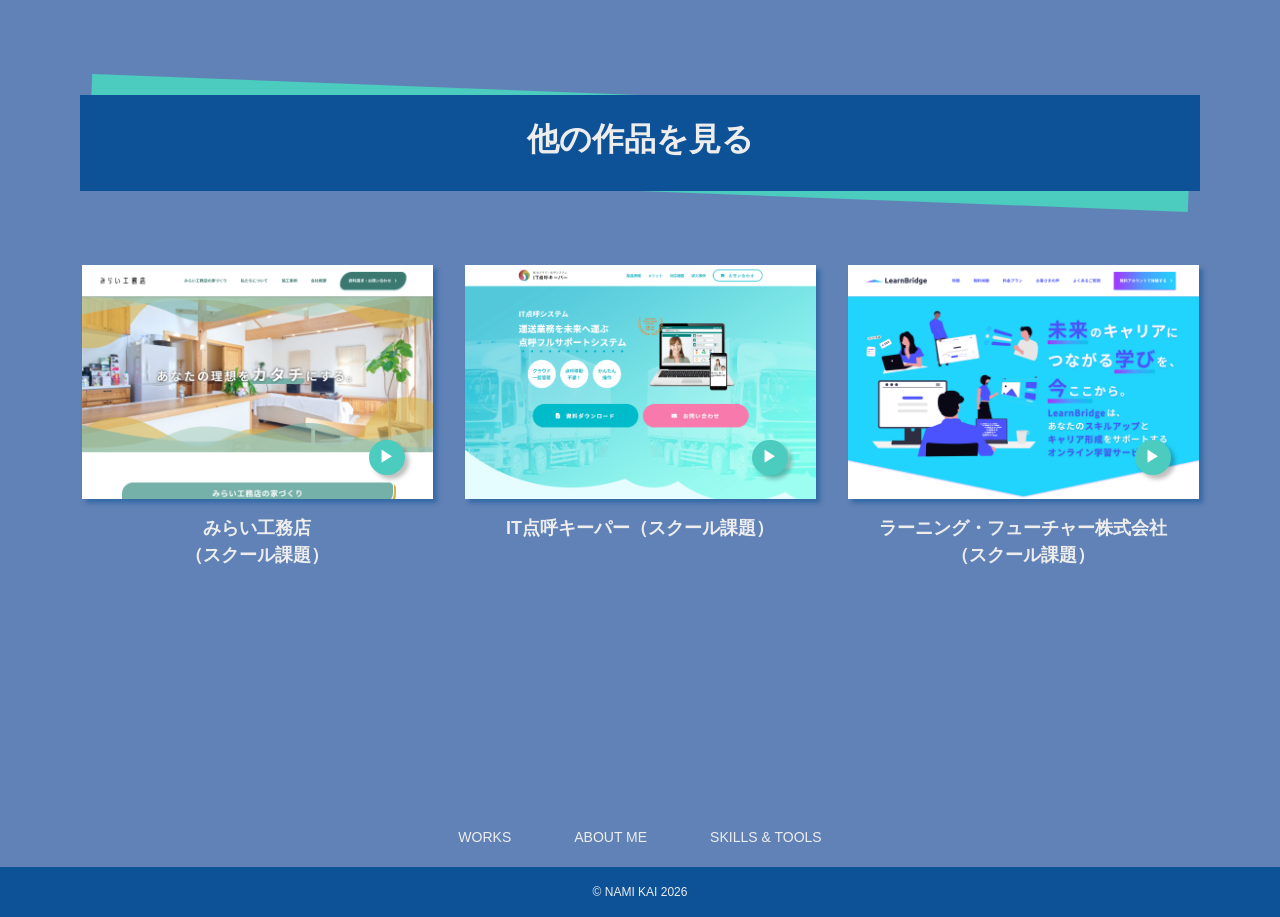
<file: work/works-02.html>
<!doctype html>
<html lang="ja">
<head>
  <meta charset="utf-8" />
  <meta name="viewport" content="width=device-width, initial-scale=1" />
  <title>トランスポート・ジャパン株式会社（スクール課題）</title>
  <link rel="stylesheet" href="css/works-01.css" />
</head>

<body>
  <!-- ==================================================
    HEADER（常に表示 / PCナビ + SPハンバーガー）
  =================================================== -->
  <header class="header" >
    <div class="header-inner">
      <a class="header-logo en" href="../index.html#top" aria-label="トップへ戻る">NAMI KAI</a>

      <!-- PCナビ（992px以上で表示想定） -->
      <nav class="pc-nav" aria-label="グローバルナビゲーション">
        <ul class="pc-nav-list">
          <li class="pc-nav-item"><a class="pc-nav-link en" href="../index.html#works">WORKS</a></li>
          <li class="pc-nav-item"><a class="pc-nav-link en" href="../index.html#about">ABOUT ME</a></li>
          <li class="pc-nav-item"><a class="pc-nav-link en" href="../index.html#skills">SKILLS &amp; TOOLS</a></li>
        </ul>
      </nav>

      <!-- SPハンバーガー（992px以下で表示想定） -->
      <button
        class="hamburger"
        type="button"
        aria-controls="spMenu"
        aria-expanded="false"
        aria-label="メニューを開く"
      >
        <span class="hamburger-line-top" aria-hidden="true"></span>
        <span class="hamburger-line-middle" aria-hidden="true"></span>
        <span class="hamburger-line-bottom" aria-hidden="true"></span>
      </button>
    </div>
  </header>

   <!-- ==================================================
    SP MENU（右からスライドイン / フルスクリーン / 縦中央揃え）
    ※CSS/JSは後で（リンク押下で閉じる等）
  =================================================== -->
  <nav class="sp-menu" id="spMenu" aria-hidden="true" aria-label="スマホメニュー">
    <div class="sp-menu-panel">
      <ul class="sp-menu-nav">
        <li class="sp-menu-item"><a class="sp-menu-link en" href="../index.html#works">WORKS</a></li>
        <li class="sp-menu-item"><a class="sp-menu-link en" href="../index.html#about">ABOUT ME</a></li>
        <li class="sp-menu-item"><a class="sp-menu-link en" href="../index.html#skills">SKILLS &amp; TOOLS</a></li>
      </ul>
    </div>
    <div class="sp-menu-bg" aria-hidden="true"></div>
  </nav>


  <main>
    <!-- =========================
      SECTION 1: WORKS TITLE + INFO
    ========================== -->
    <section class="work-intro" aria-labelledby="work-title">
      <div class="work-title-wd">
        <!-- 見出しバー装飾（黄→青→緑の重なり） -->
        <span class="work-title__ornament work-title__ornament--yellow" aria-hidden="true"></span>
        <span class="work-title__ornament work-title__ornament--blue" aria-hidden="true"></span>
        <span class="work-title__ornament work-title__ornament--green" aria-hidden="true"></span>

        <h1 id="work-title" class="work-title__text">トランスポート・<br class="sp-only">ジャパン株式会社<br class="sp-only">（スクール課題）</h1>
      </div>

<!-- Breadcrumb（PC only） -->
    <nav class="breadcrumb" aria-label="Breadcrumb">
      <ol class="breadcrumb__list">
    <li class="breadcrumb__item">
      <a href="../index.html">トップページ</a>
    </li>
    <li class="breadcrumb__item">
      <a href="../index.html#works">WORKS</a>
    </li>
    <li class="breadcrumb__item breadcrumb__item--current" aria-current="page">
      トランスポート・ジャパン株式会社（スクール課題）
    </li>
      </ol>
    </nav>



      <div class="work-info" aria-label="制作情報">
        <dl class="work-info__list">
          <div class="work-info__row">
            <dt class="work-info__term">クライアント（仮想）</dt>
            <dd class="work-info__desc">トランスポート・ジャパン株式会社（Transport Japan Co., Ltd.）</dd>
          </div>

          <div class="work-info__row">
            <dt class="work-info__term">制作日</dt>
            <dd class="work-info__desc">2025年12月 制作</dd>
          </div>

          <div class="work-info__row">
            <dt class="work-info__term">制作期間</dt>
            <dd class="work-info__desc">デザインカンプ / 約9日間</dd>
          </div>

          <div class="work-info__row">
            <dt class="work-info__term">制作目的</dt>
            <dd class="work-info__desc">スクール課題<br>BtoB向けコーポレートサイトを想定し、PC・SP両方のデザインを作成</dd>
          </div>

          <div class="work-info__row">
            <dt class="work-info__term">ターゲット</dt>
            <dd class="work-info__desc">中小〜大手企業の物流・調達担当者</dd>
          </div>

          <div class="work-info__row">
            <dt class="work-info__term">使用ツール</dt>
            <dd class="work-info__desc">Figma</dd>
          </div>
        </dl>
      </div>
    </section>

    <!-- sectionKODAWARI（こだわりポイント紹介） -->
<section class="sectionKODAWARI" id="kodawari">
  <div class="section-inner">
    <!-- 見出しバー（WORKS/ABOUTと同系の装飾をCSSで付与） -->
    <div class="section-title">
      <div class="title-ornament-blue" aria-hidden="true"></div>
      <div class="title-ornament-green" aria-hidden="true"></div>
      <h2 class="section-title-text">こだわりポイントなど</h2>
    </div>

    <!-- こだわりリスト -->
    <div class="kodawari-list">
      <!-- 1 -->
      <article class="kodawari-item" id="kodawari-mainvisual">
        <figure class="kodawari-media">
          <img src="img/transportK1.png" alt="">
        </figure>

        <div class="kodawari-body">
          <h3 class="kodawari-title">あしらいと見せ方</h3>
          <p class="kodawari-text">
            コーポレートサイトらしい、シンプルな見やすさを心がけて作成しました。<br>
            物流・配送業の会社なので、流れ・スピードを感じる流線形のイメージはメインコピーの下に配置。<br>
            色数を抑える代わりに文字の大きさやシャドウで単調にならないよう工夫しました。
          </p>
        </div>
      </article>

      <!-- 2 -->
      <article class="kodawari-item" id="kodawari-button">
        <figure class="kodawari-media">
          <img src="img/transportK2.png" alt="">
        </figure>

        <div class="kodawari-body">
          <h3 class="kodawari-title">スマートフォンデザインへの落とし込み</h3>
          <p class="kodawari-text">
            PC・SP両方のデザインを作成するにあたり、PC版レイアウトから作成し、その雰囲気を崩さないようにSPデザインを作成するという手順で制作しました。<br>
            限られた横幅でも「見やすい・わかりやすい」を意識しています。
          </p>
        </div>
      </article>
    </div>
  </div>
</section>
<!-- sectionSS（サイトのメインページのスクリーンショット） -->
<section class="sectionSS" id="screenshots">
  <div class="section-inner">

    <!-- 見出しバー（WORKS/ABOUTと同系の装飾はCSSで付与） -->
    <div class="section-title">
      <div class="title-ornament-yellow" aria-hidden="true"></div>
      <div class="title-ornament-blue" aria-hidden="true"></div>
      <h2 class="section-title-text">サイトのメインページの<br class="sp-only">スクリーンショット</h2>
    </div>

    <!-- =========================
      PC表示：タブなし（横に2枚）
      ※CSSで >=993px の時だけ表示する
    ========================== -->
    <div class="sectionSS__pc" aria-label="スクリーンショット（PC表示）">
      <div class="ss-grid">
        <div class="ss-box">
        <figure class="ss-item ss-item--pc">
          <img src="img/transportPCtop.png" alt="トランスポート・ジャパン株式会社 PC版 メインページのスクリーンショット">
        </figure>
        <div class="scroll_down" >
          <a href="#">scroll</a>
        </div>
      </div>

        <div class="ss-box">
        <figure class="ss-item ss-item--sp">
          <img src="img/transportSPtop.png" alt="トランスポート・ジャパン株式会社 SP版 メインページのスクリーンショット">
        </figure>
        <div class="scroll_down" >
          <a href="#">scroll</a>
        </div>
        </div>
      </div>
    </div>

    <!-- =========================
      SP表示：タブ切り替え（SPのみ）
      ※CSSで <=992px の時だけ表示する
    ========================== -->
    <div class="sectionSS__sp" aria-label="スクリーンショット（SP表示：タブ切り替え）">
      <div class="tabs" data-tabs="sectionSS">
        <div class="tabs-nav" role="tablist" aria-label="スクリーンショット切り替え">
          <button type="button" class="tabs-tab is-active" role="tab"
            aria-selected="true" aria-controls="ss-panel-pc" id="ss-tab-pc"
            data-tab="pc">
            PC
          </button>
          <button type="button" class="tabs-tab" role="tab"
            aria-selected="false" aria-controls="ss-panel-sp" id="ss-tab-sp"
            data-tab="sp">
            SP
          </button>
        </div>

        <div class="tabs-panels">
          <!-- PC -->
          <div class="tabs-panel is-active" role="tabpanel"
            id="ss-panel-pc" aria-labelledby="ss-tab-pc"
            data-tab-content="pc">
            <!-- SPでは「枠の中をスクロールして全体が見える」仕様にする想定 -->
            
            <div class="ss-box ss-box--spTab">
            <div class="ss-scroll">
              
              <img src="img/transportPCtop.png" alt="トランスポート・ジャパン株式会社 PC版 メインページのスクリーンショット">
            </div>
            <div class="scroll_down scroll_down--sp">
            <a href="#">scroll</a>
            </div>
            </div>
          </div>

          <!-- SP -->
          <div class="tabs-panel" role="tabpanel"
            id="ss-panel-sp" aria-labelledby="ss-tab-sp"
            data-tab-content="sp" hidden>
            <div class="ss-box ss-box--spTab">
            <div class="ss-scroll">
              
              <img src="img/transportSPtop.png" alt="トランスポート・ジャパン株式会社 SP版 メインページのスクリーンショット">
            </div>
            <div class="scroll_down scroll_down--sp">
            <a href="#">scroll</a>
            </div>
            </div>
          </div>
        </div>
      </div>
    </div>

  </div>
</section>
<!-- sectionOTHERS / 他の作品を見る -->
<section class="sectionOTHERS" id="others">
  <div class="section-inner">

    <!-- 見出しバー -->
    <div class="section-title">
      <div class="title-ornament-blue" aria-hidden="true"></div>
      <div class="title-ornament-green" aria-hidden="true"></div>
      <h2 class="section-title-text">他の作品を見る</h2>
    </div>

    <!-- works cards -->
    <div class="others-grid">

      <!-- card 1 -->
      <article class="work-card">
        <a class="work-card__link" href="works-01.html">
          <div class="work-card__thumb-wrap">
            <img
              class="work-card__thumb"
              src="img/miraikoumutenPCtop.png"
              alt=""
            />

            <!-- more（丸＋▶） -->
            <span class="work-card__more" aria-hidden="true">
              ▶
            </span>
          </div>

          <h3 class="work-card__title">
            みらい工務店<br>（スクール課題）
          </h3>
        </a>
      </article>

      <!-- card 2 -->
      <article class="work-card">
        <a class="work-card__link" href="works-03.html">
          <div class="work-card__thumb-wrap">
            <img
              class="work-card__thumb"
              src="img/ITtenkoPC.png"
              alt=""
            />

            <span class="work-card__more" aria-hidden="true">
              ▶
            </span>
          </div>

          <h3 class="work-card__title">
            IT点呼キーパー（スクール課題）
          </h3>
        </a>
      </article>

      <!-- card 3 -->
      <article class="work-card">
        <a class="work-card__link" href="works-04.html">
          <div class="work-card__thumb-wrap">
            <img
              class="work-card__thumb"
              src="img/learnbridgePC.png"
              alt=""
            />

            <span class="work-card__more" aria-hidden="true">
              ▶
            </span>
          </div>

          <h3 class="work-card__title">
            ラーニング・フューチャー株式会社<br>（スクール課題）
          </h3>
        </a>
      </article>

    </div>
  </div>
</section>



  </main>

 <!-- ==================================================
    FOOTER
  =================================================== -->
  <footer class="footer">
  <!-- フッターナビ：青帯の“外側（上）”に置く -->
  <nav class="footer-nav" aria-label="Footer">
    <a class="footer-nav__link en" href="../index.html#works">WORKS</a>
    <a class="footer-nav__link en" href="../index.html#about">ABOUT ME</a>
    <a class="footer-nav__link en" href="../index.html#skills">SKILLS &amp; TOOLS</a>
  </nav>

  <!-- コピー：青い帯（背景あり） -->
  <div class="footer-copy">
    <small class="footer-copy__text">&copy; NAMI KAI 2026</small>
  </div>
</footer>


  <!-- JSは後で（ハンバーガー開閉・リンク押下で閉じる） -->
  <script src="js/works.js"></script>
</body>
</html>
</file>
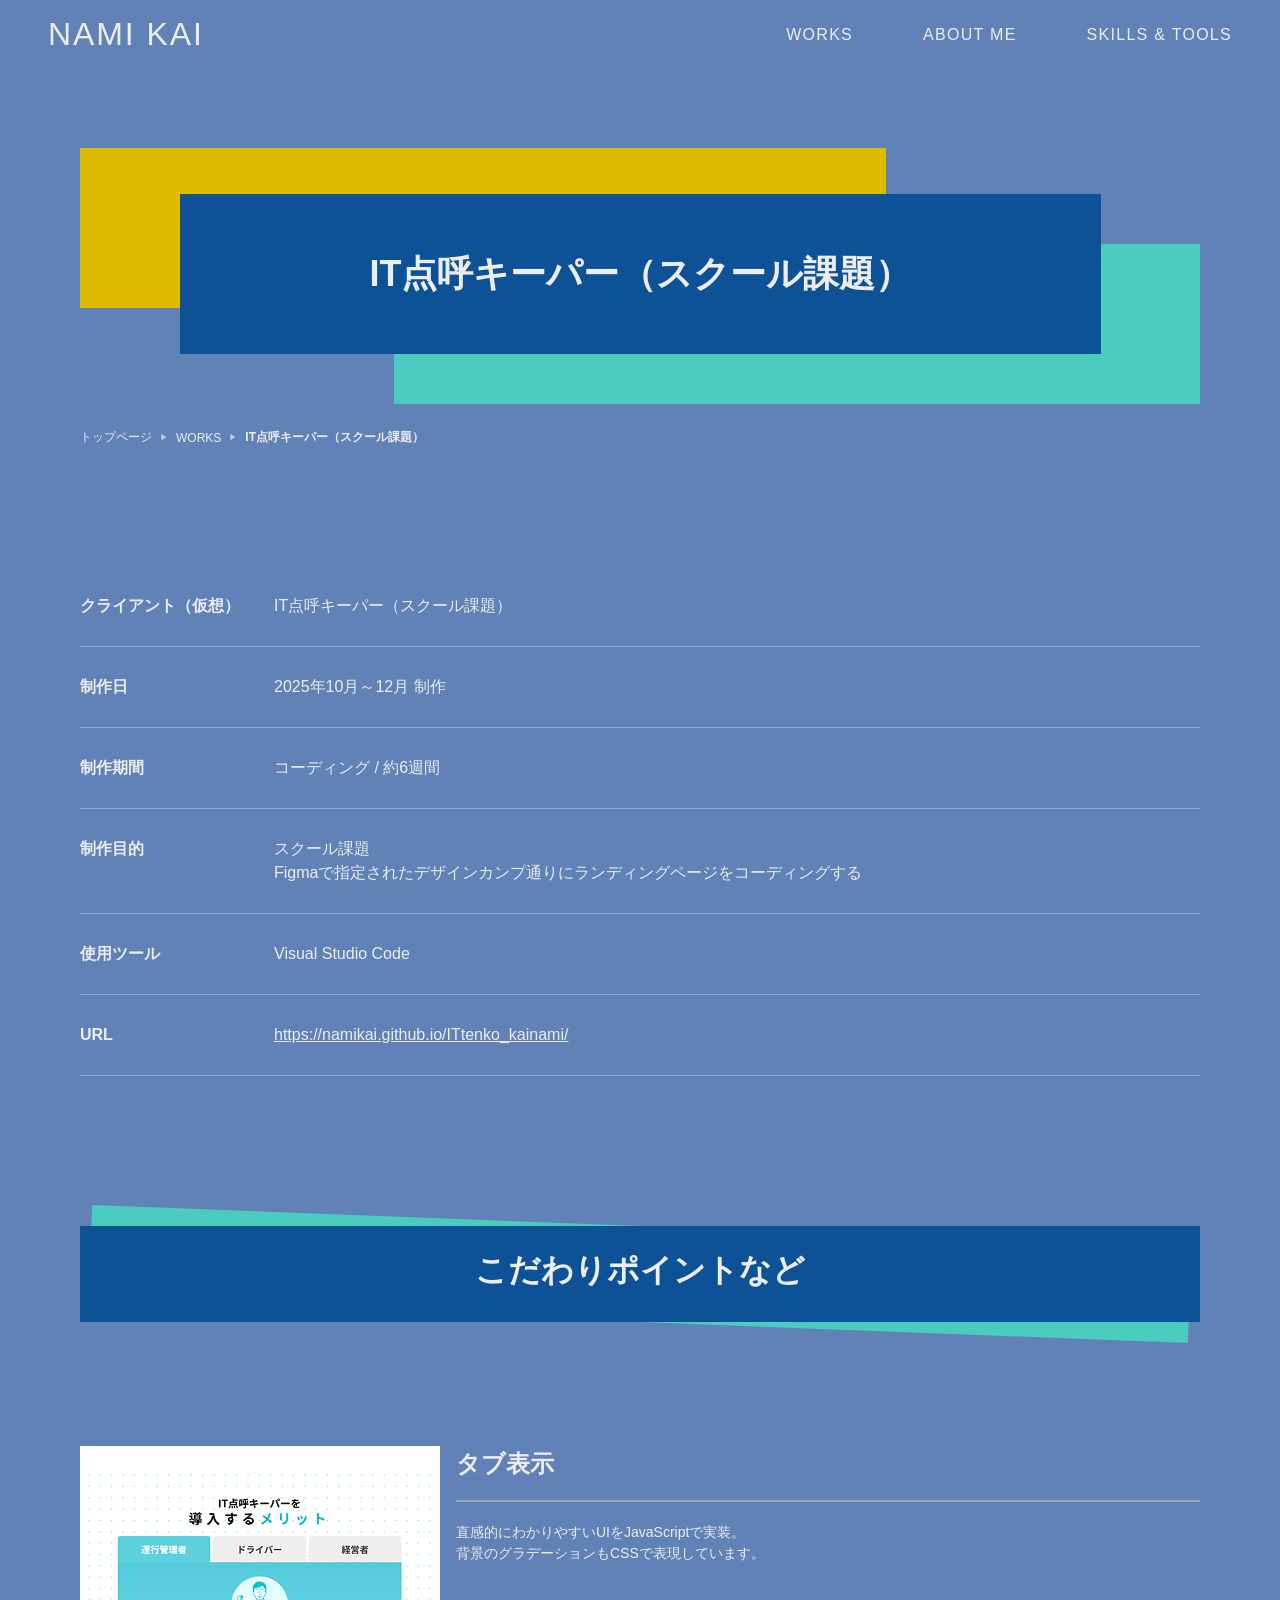
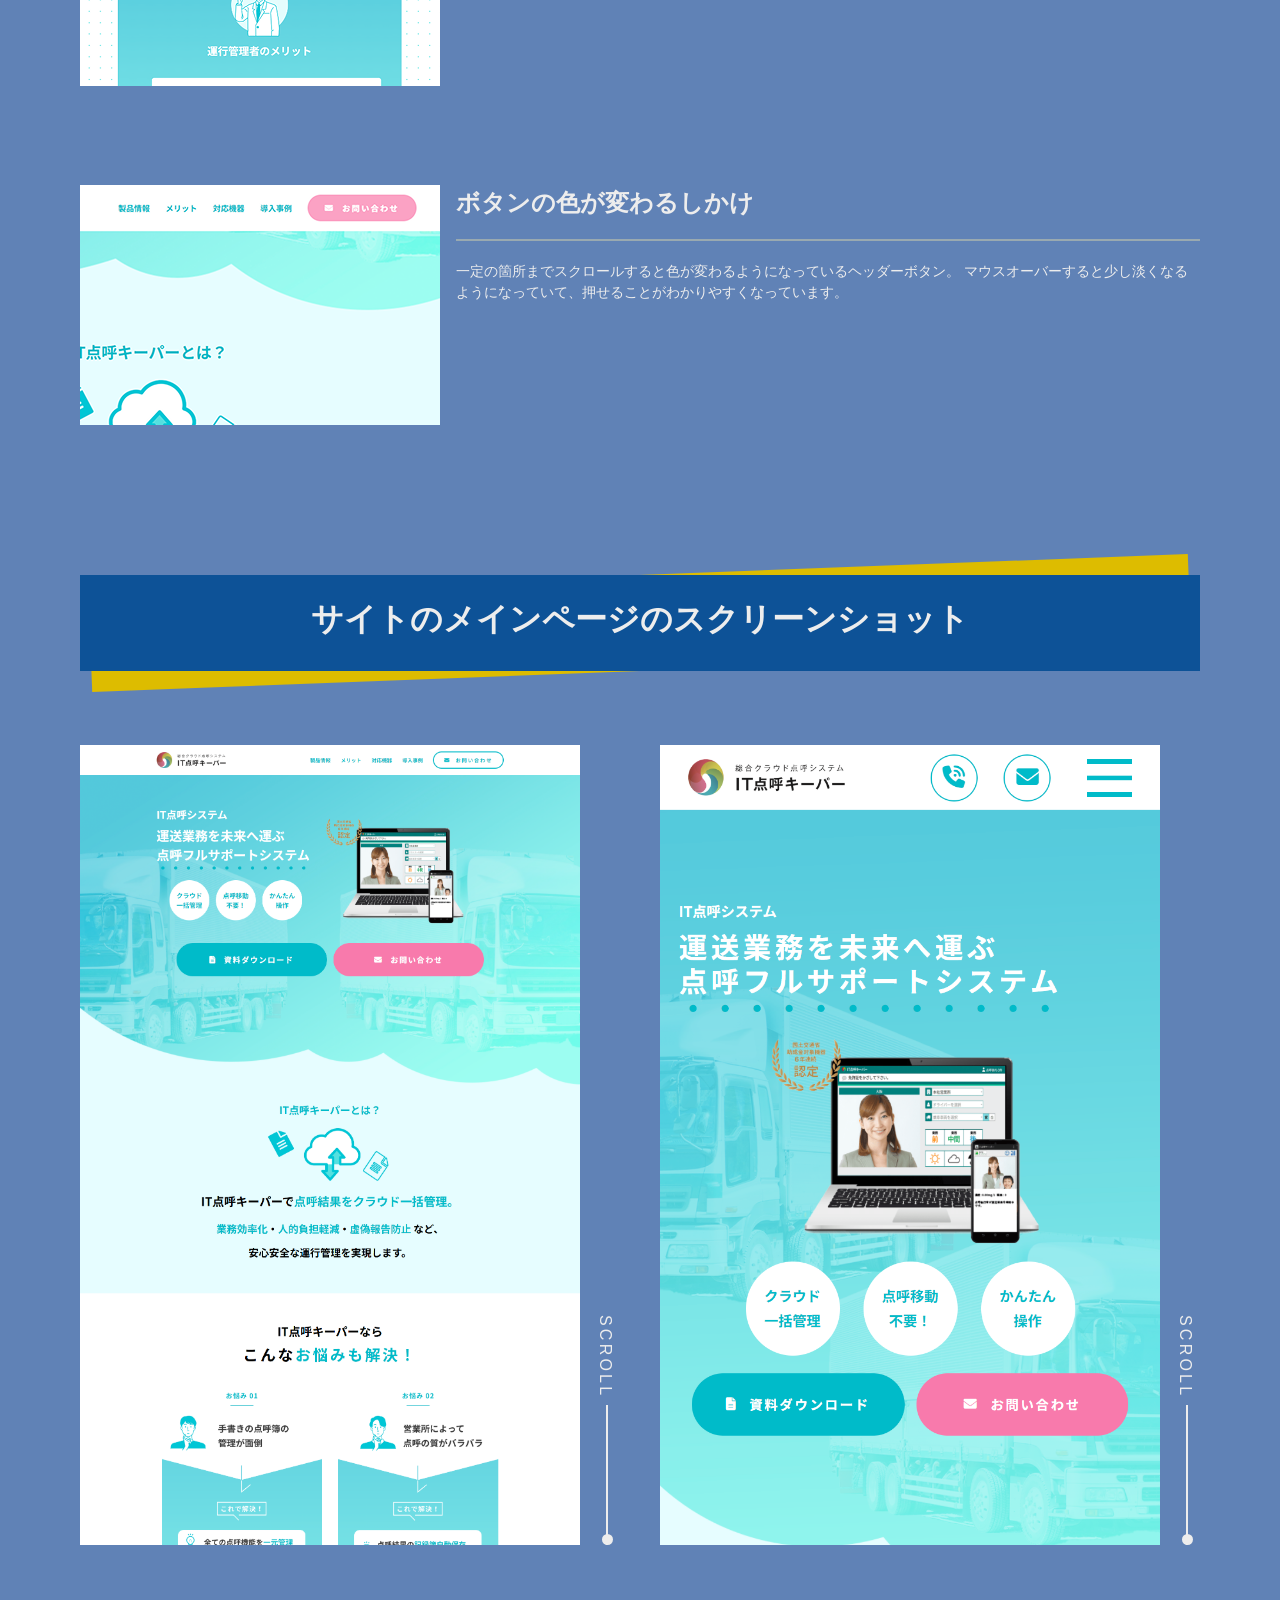
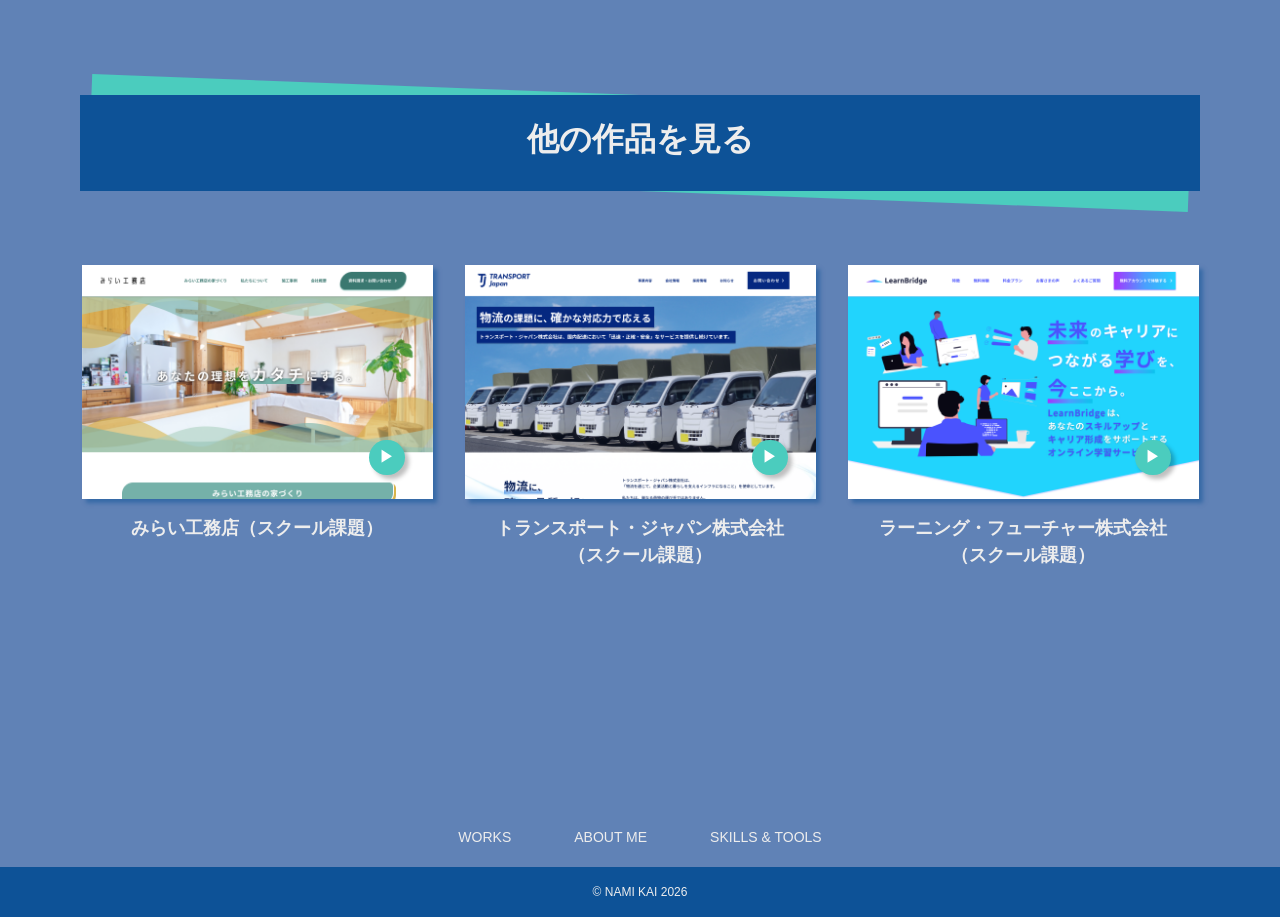
<file: work/works-03.html>
<!doctype html>
<html lang="ja">
<head>
  <meta charset="utf-8" />
  <meta name="viewport" content="width=device-width, initial-scale=1" />
  <title>IT点呼キーパー（スクール課題）</title>
  <link rel="stylesheet" href="css/works-01.css" />
</head>

<body>
  <!-- ==================================================
    HEADER（常に表示 / PCナビ + SPハンバーガー）
  =================================================== -->
  <header class="header">
    <div class="header-inner">
      <a class="header-logo en" href="../index.html#top" aria-label="トップへ戻る">NAMI KAI</a>

      <!-- PCナビ（992px以上で表示想定） -->
      <nav class="pc-nav" aria-label="グローバルナビゲーション">
        <ul class="pc-nav-list">
          <li class="pc-nav-item"><a class="pc-nav-link en" href="../index.html#works">WORKS</a></li>
          <li class="pc-nav-item"><a class="pc-nav-link en" href="../index.html#about">ABOUT ME</a></li>
          <li class="pc-nav-item"><a class="pc-nav-link en" href="../index.html#skills">SKILLS &amp; TOOLS</a></li>
        </ul>
      </nav>

      <!-- SPハンバーガー（992px以下で表示想定） -->
      <button
        class="hamburger"
        type="button"
        aria-controls="spMenu"
        aria-expanded="false"
        aria-label="メニューを開く"
      >
        <span class="hamburger-line-top" aria-hidden="true"></span>
        <span class="hamburger-line-middle" aria-hidden="true"></span>
        <span class="hamburger-line-bottom" aria-hidden="true"></span>
      </button>
    </div>
  </header>

   <!-- ==================================================
    SP MENU（右からスライドイン / フルスクリーン / 縦中央揃え）
    ※CSS/JSは後で（リンク押下で閉じる等）
  =================================================== -->
  <nav class="sp-menu" id="spMenu" aria-hidden="true" aria-label="スマホメニュー">
    <div class="sp-menu-panel">
      <ul class="sp-menu-nav">
        <li class="sp-menu-item"><a class="sp-menu-link en" href="../index.html#works">WORKS</a></li>
        <li class="sp-menu-item"><a class="sp-menu-link en" href="../index.html#about">ABOUT ME</a></li>
        <li class="sp-menu-item"><a class="sp-menu-link en" href="../index.html#skills">SKILLS &amp; TOOLS</a></li>
      </ul>
    </div>
    <div class="sp-menu-bg" aria-hidden="true"></div>
  </nav>


  <main>
    <!-- =========================
      SECTION 1: WORKS TITLE + INFO
    ========================== -->
    <section class="work-intro" aria-labelledby="work-title">
      <div class="work-title">
        <!-- 見出しバー装飾（黄→青→緑の重なり） -->
        <span class="work-title__ornament work-title__ornament--yellow" aria-hidden="true"></span>
        <span class="work-title__ornament work-title__ornament--blue" aria-hidden="true"></span>
        <span class="work-title__ornament work-title__ornament--green" aria-hidden="true"></span>

        <h1 id="work-title" class="work-title__text">IT点呼キーパー<br class="sp-only">（スクール課題）</h1>
      </div>

<!-- Breadcrumb（PC only） -->
    <nav class="breadcrumb" aria-label="Breadcrumb">
      <ol class="breadcrumb__list">
    <li class="breadcrumb__item">
      <a href="../index.html">トップページ</a>
    </li>
    <li class="breadcrumb__item">
      <a href="../index.html#works">WORKS</a>
    </li>
    <li class="breadcrumb__item breadcrumb__item--current" aria-current="page">
      IT点呼キーパー（スクール課題）
    </li>
      </ol>
    </nav>



      <div class="work-info" aria-label="制作情報">
        <dl class="work-info__list">
          <div class="work-info__row">
            <dt class="work-info__term">クライアント（仮想）</dt>
            <dd class="work-info__desc">IT点呼キーパー（スクール課題）</dd>
          </div>

          <div class="work-info__row">
            <dt class="work-info__term">制作日</dt>
            <dd class="work-info__desc">2025年10月～12月 制作</dd>
          </div>

          <div class="work-info__row">
            <dt class="work-info__term">制作期間</dt>
            <dd class="work-info__desc">コーディング / 約6週間</dd>
          </div>

          <div class="work-info__row">
            <dt class="work-info__term">制作目的</dt>
            <dd class="work-info__desc">スクール課題<br>Figmaで指定されたデザインカンプ通りにランディングページをコーディングする</dd>
          </div>

          <div class="work-info__row">
            <dt class="work-info__term">使用ツール</dt>
            <dd class="work-info__desc">Visual Studio Code</dd>
          </div>

          <div class="work-info__row">
            <dt class="work-info__term">URL</dt>
            <dd class="work-info__desc"><a class="ITtenkoPV" href="https://namikai.github.io/ITtenko_kainami/">https://namikai.github.io/ITtenko_kainami/</a></dd>
          </div>
        </dl>
      </div>
    </section>

    <!-- sectionKODAWARI（こだわりポイント紹介） -->
<section class="sectionKODAWARI" id="kodawari">
  <div class="section-inner">
    <!-- 見出しバー（WORKS/ABOUTと同系の装飾をCSSで付与） -->
    <div class="section-title">
      <div class="title-ornament-blue" aria-hidden="true"></div>
      <div class="title-ornament-green" aria-hidden="true"></div>
      <h2 class="section-title-text">こだわりポイントなど</h2>
    </div>

    <!-- こだわりリスト -->
    <div class="kodawari-list">
      <!-- 1 -->
      <article class="kodawari-item" id="kodawari-mainvisual">
        <figure class="kodawari-media">
          <img src="img/ITtenkoPCK1.png" alt="">
        </figure>

        <div class="kodawari-body">
          <h3 class="kodawari-title">タブ表示</h3>
          <p class="kodawari-text">
            直感的にわかりやすいUIをJavaScriptで実装。<br>
            背景のグラデーションもCSSで表現しています。
          </p>
        </div>
      </article>

      <!-- 2 -->
      <article class="kodawari-item" id="kodawari-button">
        <figure class="kodawari-media">
          <img src="img/ITtenkoPCK2.png" alt="">
        </figure>

        <div class="kodawari-body">
          <h3 class="kodawari-title">ボタンの色が変わるしかけ</h3>
          <p class="kodawari-text">
            一定の箇所までスクロールすると色が変わるようになっているヘッダーボタン。
            マウスオーバーすると少し淡くなるようになっていて、押せることがわかりやすくなっています。
          </p>
        </div>
      </article>
    </div>
  </div>
</section>
<!-- sectionSS（サイトのメインページのスクリーンショット） -->
<section class="sectionSS" id="screenshots">
  <div class="section-inner">

    <!-- 見出しバー（WORKS/ABOUTと同系の装飾はCSSで付与） -->
    <div class="section-title">
      <div class="title-ornament-yellow" aria-hidden="true"></div>
      <div class="title-ornament-blue" aria-hidden="true"></div>
      <h2 class="section-title-text">サイトのメインページの<br class="sp-only">スクリーンショット</h2>
    </div>

    <!-- =========================
      PC表示：タブなし（横に2枚）
      ※CSSで >=993px の時だけ表示する
    ========================== -->
    <div class="sectionSS__pc" aria-label="スクリーンショット（PC表示）">
      <div class="ss-grid">
        <div class="ss-box">
        <figure class="ss-item ss-item--pc">
          <img src="img/ITtenkoPC.png" alt="IT点呼キーパー PC版 メインページのスクリーンショット">
        </figure>
        <div class="scroll_down" >
          <a href="#">scroll</a>
        </div>
      </div>

        <div class="ss-box">
        <figure class="ss-item ss-item--sp">
          <img src="img/ITtenkoSP.png" alt="IT点呼キーパー SP版 メインページのスクリーンショット">
        </figure>
        <div class="scroll_down" >
          <a href="#">scroll</a>
        </div>
        </div>
      </div>
    </div>

    <!-- =========================
      SP表示：タブ切り替え（SPのみ）
      ※CSSで <=992px の時だけ表示する
    ========================== -->
    <div class="sectionSS__sp" aria-label="スクリーンショット（SP表示：タブ切り替え）">
      <div class="tabs" data-tabs="sectionSS">
        <div class="tabs-nav" role="tablist" aria-label="スクリーンショット切り替え">
          <button type="button" class="tabs-tab is-active" role="tab"
            aria-selected="true" aria-controls="ss-panel-pc" id="ss-tab-pc"
            data-tab="pc">
            PC
          </button>
          <button type="button" class="tabs-tab" role="tab"
            aria-selected="false" aria-controls="ss-panel-sp" id="ss-tab-sp"
            data-tab="sp">
            SP
          </button>
        </div>

        <div class="tabs-panels">
          <!-- PC -->
          <div class="tabs-panel is-active" role="tabpanel"
            id="ss-panel-pc" aria-labelledby="ss-tab-pc"
            data-tab-content="pc">
            <!-- SPでは「枠の中をスクロールして全体が見える」仕様にする想定 -->
            
            <div class="ss-box ss-box--spTab">
            <div class="ss-scroll">
              
              <img src="img/ITtenkoPC.png" alt="IT点呼キーパー PC版 メインページのスクリーンショット">
            </div>
            <div class="scroll_down scroll_down--sp">
            <a href="#">scroll</a>
            </div>
            </div>
          </div>

          <!-- SP -->
          <div class="tabs-panel" role="tabpanel"
            id="ss-panel-sp" aria-labelledby="ss-tab-sp"
            data-tab-content="sp" hidden>
            <div class="ss-box ss-box--spTab">
            <div class="ss-scroll">
              
              <img src="img/ITtenkoSP.png" alt="IT点呼キーパー SP版 メインページのスクリーンショット">
            </div>
            <div class="scroll_down scroll_down--sp">
            <a href="#">scroll</a>
            </div>
            </div>
          </div>
        </div>
      </div>
    </div>

  </div>
</section>
<!-- sectionOTHERS / 他の作品を見る -->
<section class="sectionOTHERS" id="others">
  <div class="section-inner">

    <!-- 見出しバー -->
    <div class="section-title">
      <div class="title-ornament-blue" aria-hidden="true"></div>
      <div class="title-ornament-green" aria-hidden="true"></div>
      <h2 class="section-title-text">他の作品を見る</h2>
    </div>

    <!-- works cards -->
    <div class="others-grid">

      <!-- card 1 -->
      <article class="work-card">
        <a class="work-card__link" href="works-01.html">
          <div class="work-card__thumb-wrap">
            <img
              class="work-card__thumb"
              src="img/miraikoumutenPCtop.png"
              alt=""
            />

            <!-- more（丸＋▶） -->
            <span class="work-card__more" aria-hidden="true">
              ▶
            </span>
          </div>

          <h3 class="work-card__title">
            みらい工務店（スクール課題）
          </h3>
        </a>
      </article>

      <!-- card 2 -->
      <article class="work-card">
        <a class="work-card__link" href="works-02.html">
          <div class="work-card__thumb-wrap">
            <img
              class="work-card__thumb"
              src="img/transportPCtop.png"
              alt=""
            />

            <span class="work-card__more" aria-hidden="true">
              ▶
            </span>
          </div>

          <h3 class="work-card__title">
            トランスポート・ジャパン株式会社<br>（スクール課題）
          </h3>
        </a>
      </article>

      <!-- card 3 -->
      <article class="work-card">
        <a class="work-card__link" href="works-04.html">
          <div class="work-card__thumb-wrap">
            <img
              class="work-card__thumb"
              src="img/learnbridgePC.png"
              alt=""
            />

            <span class="work-card__more" aria-hidden="true">
              ▶
            </span>
          </div>

          <h3 class="work-card__title">
            ラーニング・フューチャー株式会社<br>（スクール課題）
          </h3>
        </a>
      </article>

    </div>
  </div>
</section>



  </main>

 <!-- ==================================================
    FOOTER
  =================================================== -->
  <footer class="footer">
  <!-- フッターナビ：青帯の“外側（上）”に置く -->
  <nav class="footer-nav" aria-label="Footer">
    <a class="footer-nav__link en" href="../index.html#works">WORKS</a>
    <a class="footer-nav__link en" href="../index.html#about">ABOUT ME</a>
    <a class="footer-nav__link en" href="../index.html#skills">SKILLS &amp; TOOLS</a>
  </nav>

  <!-- コピー：青い帯（背景あり） -->
  <div class="footer-copy">
    <small class="footer-copy__text">&copy; NAMI KAI 2026</small>
  </div>
</footer>


  <!-- JSは後で（ハンバーガー開閉・リンク押下で閉じる） -->
  <script src="js/works.js"></script>
</body>
</html>
</file>
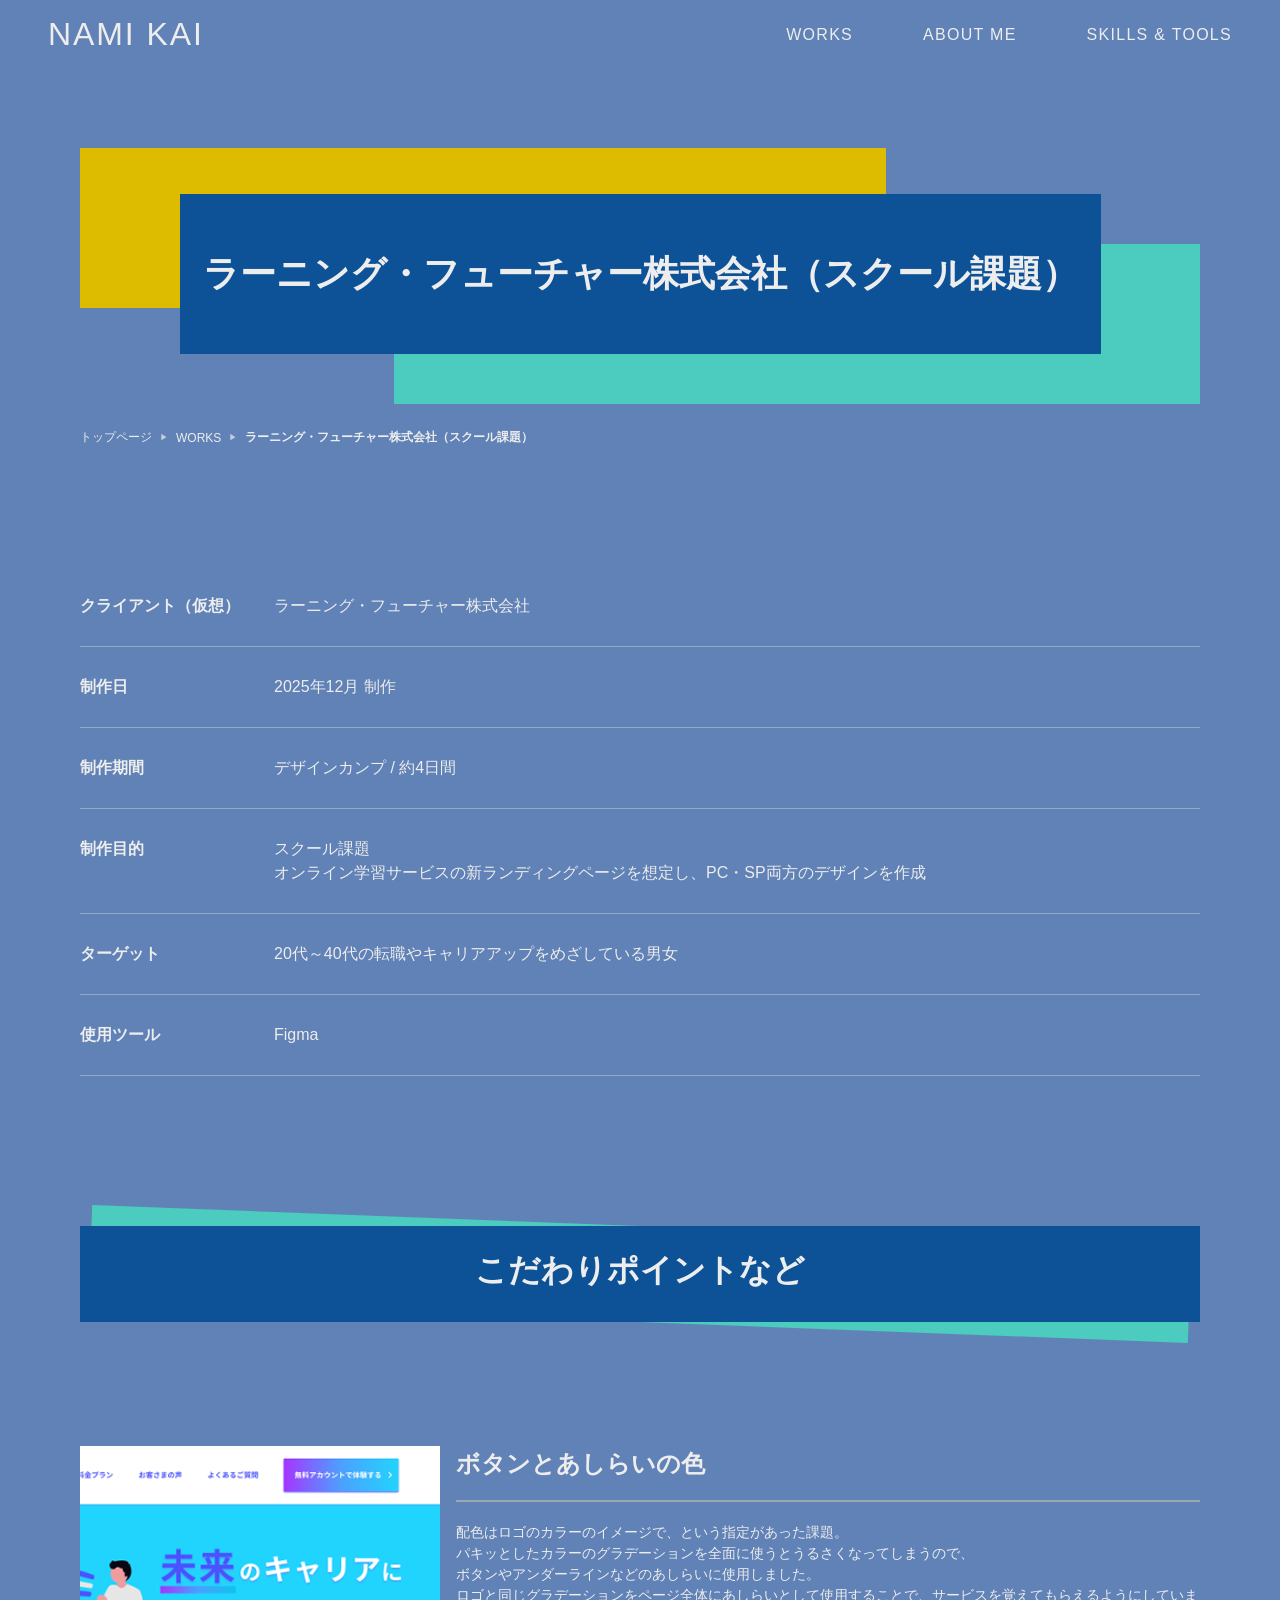
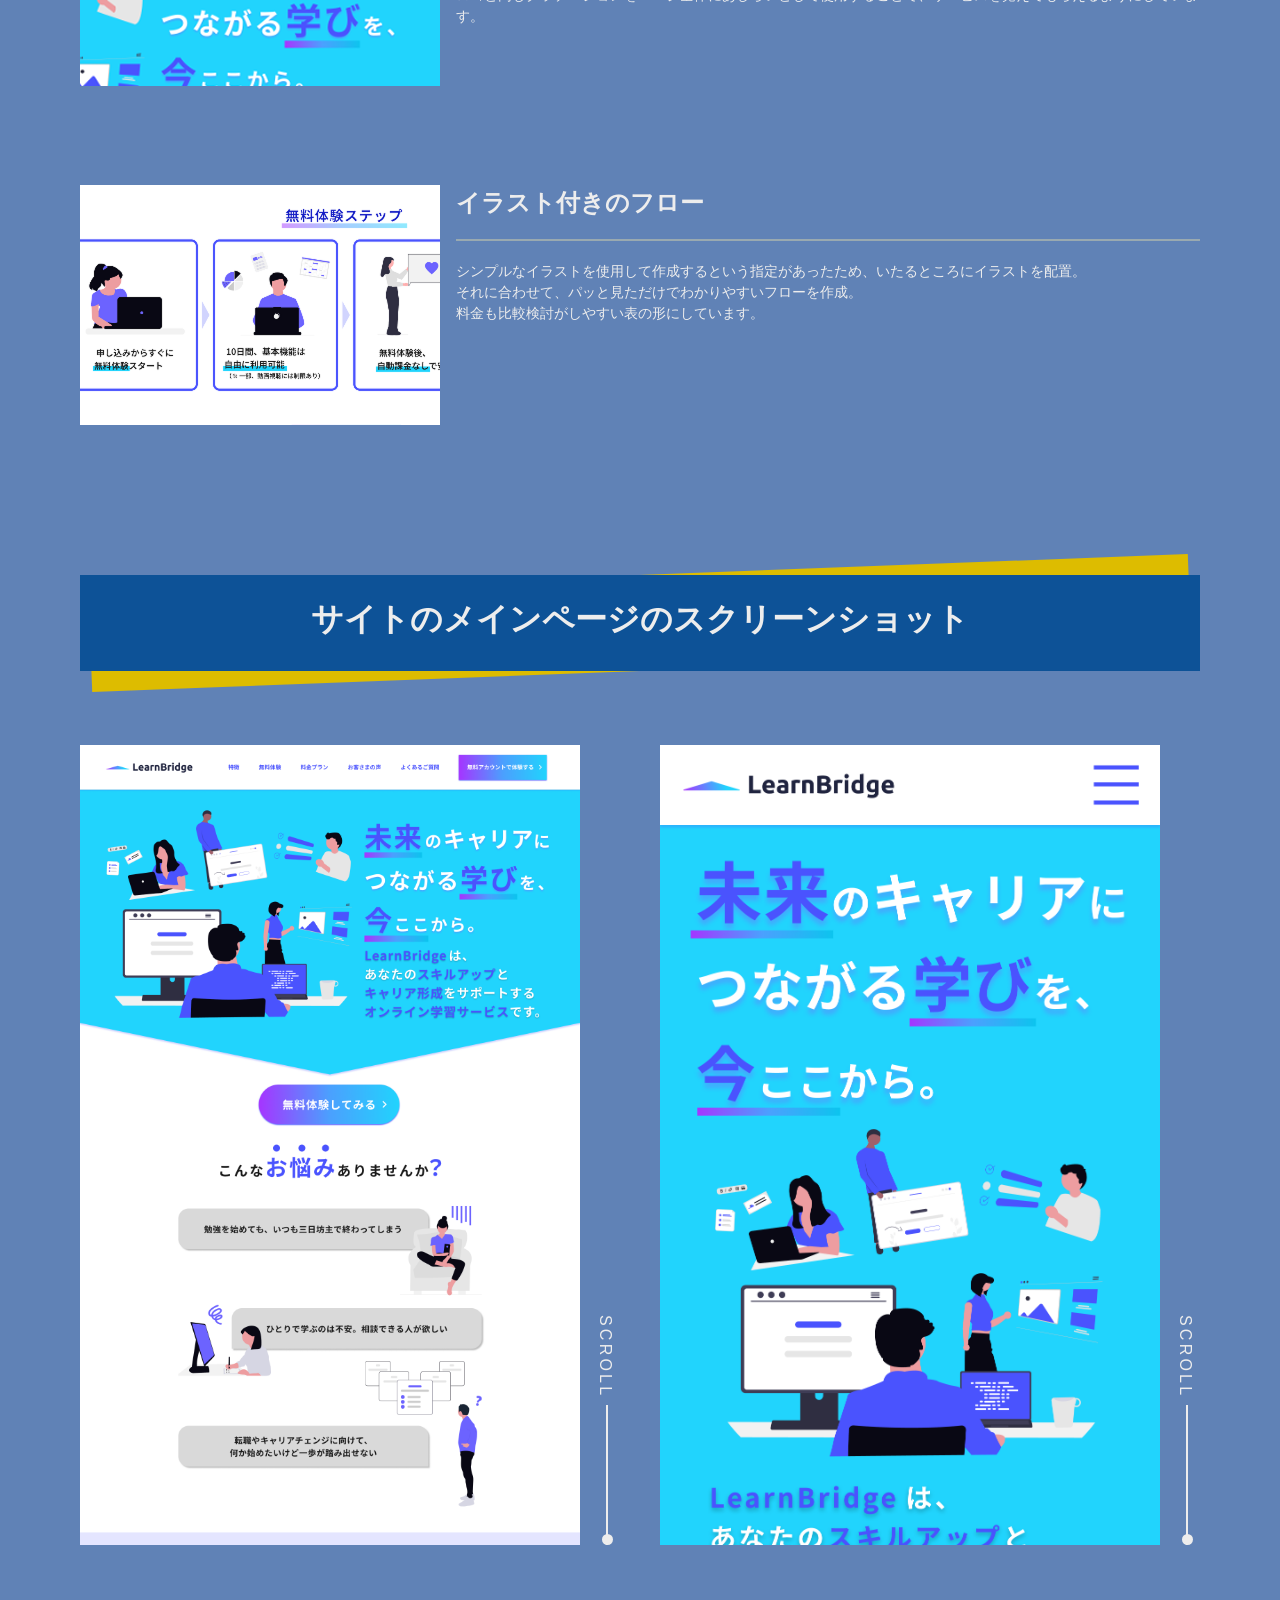
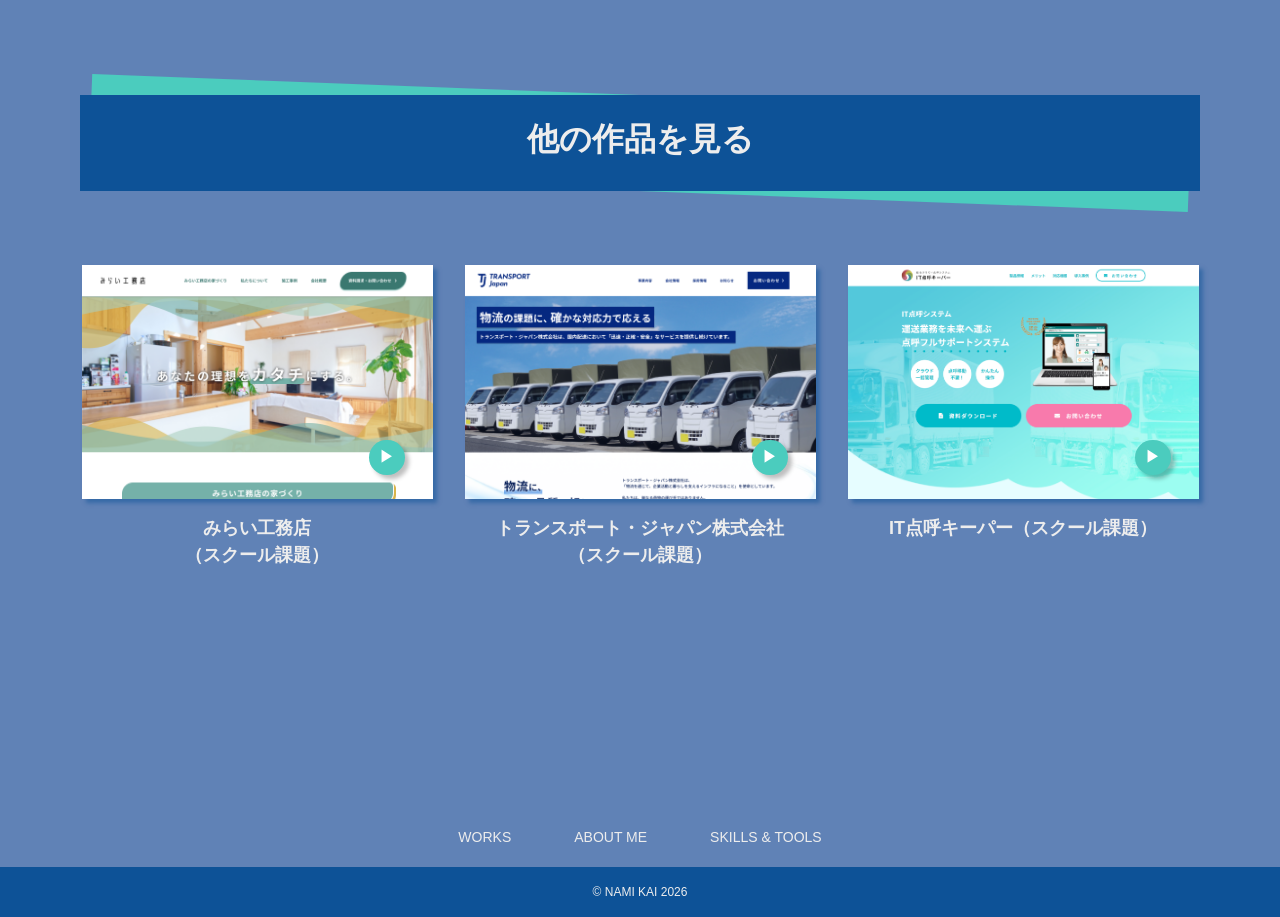
<file: work/works-04.html>
<!doctype html>
<html lang="ja">
<head>
  <meta charset="utf-8" />
  <meta name="viewport" content="width=device-width, initial-scale=1" />
  <title>ラーニング・フューチャー株式会社（スクール課題）</title>
  <link rel="stylesheet" href="css/works-01.css" />
</head>

<body>
  <!-- ==================================================
    HEADER（常に表示 / PCナビ + SPハンバーガー）
  =================================================== -->
  <header class="header">
    <div class="header-inner">
      <a class="header-logo en" href="../index.html#top" aria-label="トップへ戻る">NAMI KAI</a>

      <!-- PCナビ（992px以上で表示想定） -->
      <nav class="pc-nav" aria-label="グローバルナビゲーション">
        <ul class="pc-nav-list">
          <li class="pc-nav-item"><a class="pc-nav-link en" href="../index.html#works">WORKS</a></li>
          <li class="pc-nav-item"><a class="pc-nav-link en" href="../index.html#about">ABOUT ME</a></li>
          <li class="pc-nav-item"><a class="pc-nav-link en" href="../index.html#skills">SKILLS &amp; TOOLS</a></li>
        </ul>
      </nav>

      <!-- SPハンバーガー（992px以下で表示想定） -->
      <button
        class="hamburger"
        type="button"
        aria-controls="spMenu"
        aria-expanded="false"
        aria-label="メニューを開く"
      >
        <span class="hamburger-line-top" aria-hidden="true"></span>
        <span class="hamburger-line-middle" aria-hidden="true"></span>
        <span class="hamburger-line-bottom" aria-hidden="true"></span>
      </button>
    </div>
  </header>

   <!-- ==================================================
    SP MENU（右からスライドイン / フルスクリーン / 縦中央揃え）
    ※CSS/JSは後で（リンク押下で閉じる等）
  =================================================== -->
  <nav class="sp-menu" id="spMenu" aria-hidden="true" aria-label="スマホメニュー">
    <div class="sp-menu-panel">
      <ul class="sp-menu-nav">
        <li class="sp-menu-item"><a class="sp-menu-link en" href="../index.html#works">WORKS</a></li>
        <li class="sp-menu-item"><a class="sp-menu-link en" href="../index.html#about">ABOUT ME</a></li>
        <li class="sp-menu-item"><a class="sp-menu-link en" href="../index.html#skills">SKILLS &amp; TOOLS</a></li>
      </ul>
    </div>
    <div class="sp-menu-bg" aria-hidden="true"></div>
  </nav>


  <main>
    <!-- =========================
      SECTION 1: WORKS TITLE + INFO
    ========================== -->
    <section class="work-intro" aria-labelledby="work-title">
      <div class="work-title-wd">
        <!-- 見出しバー装飾（黄→青→緑の重なり） -->
        <span class="work-title__ornament work-title__ornament--yellow" aria-hidden="true"></span>
        <span class="work-title__ornament work-title__ornament--blue" aria-hidden="true"></span>
        <span class="work-title__ornament work-title__ornament--green" aria-hidden="true"></span>

        <h1 id="work-title" class="work-title__text">ラーニング・<br class="sp-only">フューチャー株式会社<br class="sp-only">（スクール課題）</h1>
      </div>

<!-- Breadcrumb（PC only） -->
    <nav class="breadcrumb" aria-label="Breadcrumb">
      <ol class="breadcrumb__list">
    <li class="breadcrumb__item">
      <a href="../index.html">トップページ</a>
    </li>
    <li class="breadcrumb__item">
      <a href="../index.html#works">WORKS</a>
    </li>
    <li class="breadcrumb__item breadcrumb__item--current" aria-current="page">
      ラーニング・フューチャー株式会社（スクール課題）
    </li>
      </ol>
    </nav>



      <div class="work-info" aria-label="制作情報">
        <dl class="work-info__list">
          <div class="work-info__row">
            <dt class="work-info__term">クライアント（仮想）</dt>
            <dd class="work-info__desc">ラーニング・フューチャー株式会社</dd>
          </div>

          <div class="work-info__row">
            <dt class="work-info__term">制作日</dt>
            <dd class="work-info__desc">2025年12月 制作</dd>
          </div>

          <div class="work-info__row">
            <dt class="work-info__term">制作期間</dt>
            <dd class="work-info__desc">デザインカンプ / 約4日間</dd>
          </div>

          <div class="work-info__row">
            <dt class="work-info__term">制作目的</dt>
            <dd class="work-info__desc">スクール課題<br>オンライン学習サービスの新ランディングページを想定し、PC・SP両方のデザインを作成</dd>
          </div>

          <div class="work-info__row">
            <dt class="work-info__term">ターゲット</dt>
            <dd class="work-info__desc">20代～40代の転職やキャリアアップをめざしている男女</dd>
          </div>

          <div class="work-info__row">
            <dt class="work-info__term">使用ツール</dt>
            <dd class="work-info__desc">Figma</dd>
          </div>
        </dl>
      </div>
    </section>

    <!-- sectionKODAWARI（こだわりポイント紹介） -->
<section class="sectionKODAWARI" id="kodawari">
  <div class="section-inner">
    <!-- 見出しバー（WORKS/ABOUTと同系の装飾をCSSで付与） -->
    <div class="section-title">
      <div class="title-ornament-blue" aria-hidden="true"></div>
      <div class="title-ornament-green" aria-hidden="true"></div>
      <h2 class="section-title-text">こだわりポイントなど</h2>
    </div>

    <!-- こだわりリスト -->
    <div class="kodawari-list">
      <!-- 1 -->
      <article class="kodawari-item" id="kodawari-mainvisual">
        <figure class="kodawari-media">
          <img src="img/learnbridgePCK1.png" alt="">
        </figure>

        <div class="kodawari-body">
          <h3 class="kodawari-title">ボタンとあしらいの色</h3>
          <p class="kodawari-text">
            配色はロゴのカラーのイメージで、という指定があった課題。<br>
            パキッとしたカラーのグラデーションを全面に使うとうるさくなってしまうので、<br>
            ボタンやアンダーラインなどのあしらいに使用しました。<br>
            ロゴと同じグラデーションをページ全体にあしらいとして使用することで、サービスを覚えてもらえるようにしています。
          </p>
        </div>
      </article>

      <!-- 2 -->
      <article class="kodawari-item" id="kodawari-button">
        <figure class="kodawari-media">
          <img src="img/learnbridgePCK2.png" alt="">
        </figure>

        <div class="kodawari-body">
          <h3 class="kodawari-title">イラスト付きのフロー</h3>
          <p class="kodawari-text">
            シンプルなイラストを使用して作成するという指定があったため、いたるところにイラストを配置。<br>
            それに合わせて、パッと見ただけでわかりやすいフローを作成。<br>
            料金も比較検討がしやすい表の形にしています。
          </p>
        </div>
      </article>
    </div>
  </div>
</section>
<!-- sectionSS（サイトのメインページのスクリーンショット） -->
<section class="sectionSS" id="screenshots">
  <div class="section-inner">

    <!-- 見出しバー（WORKS/ABOUTと同系の装飾はCSSで付与） -->
    <div class="section-title">
      <div class="title-ornament-yellow" aria-hidden="true"></div>
      <div class="title-ornament-blue" aria-hidden="true"></div>
      <h2 class="section-title-text">サイトのメインページの<br class="sp-only">スクリーンショット</h2>
    </div>

    <!-- =========================
      PC表示：タブなし（横に2枚）
      ※CSSで >=993px の時だけ表示する
    ========================== -->
    <div class="sectionSS__pc" aria-label="スクリーンショット（PC表示）">
      <div class="ss-grid">
        <div class="ss-box">
        <figure class="ss-item ss-item--pc">
          <img src="img/learnbridgePC.png" alt="ラーニング・フューチャー株式会社 PC版 メインページのスクリーンショット">
        </figure>
        <div class="scroll_down" >
          <a href="#">scroll</a>
        </div>
      </div>

        <div class="ss-box">
        <figure class="ss-item ss-item--sp">
          <img src="img/learnbridgeSP.png" alt="ラーニング・フューチャー株式会社 SP版 メインページのスクリーンショット">
        </figure>
        <div class="scroll_down" >
          <a href="#">scroll</a>
        </div>
        </div>
      </div>
    </div>

    <!-- =========================
      SP表示：タブ切り替え（SPのみ）
      ※CSSで <=992px の時だけ表示する
    ========================== -->
    <div class="sectionSS__sp" aria-label="スクリーンショット（SP表示：タブ切り替え）">
      <div class="tabs" data-tabs="sectionSS">
        <div class="tabs-nav" role="tablist" aria-label="スクリーンショット切り替え">
          <button type="button" class="tabs-tab is-active" role="tab"
            aria-selected="true" aria-controls="ss-panel-pc" id="ss-tab-pc"
            data-tab="pc">
            PC
          </button>
          <button type="button" class="tabs-tab" role="tab"
            aria-selected="false" aria-controls="ss-panel-sp" id="ss-tab-sp"
            data-tab="sp">
            SP
          </button>
        </div>

        <div class="tabs-panels">
          <!-- PC -->
          <div class="tabs-panel is-active" role="tabpanel"
            id="ss-panel-pc" aria-labelledby="ss-tab-pc"
            data-tab-content="pc">
            <!-- SPでは「枠の中をスクロールして全体が見える」仕様にする想定 -->
            
            <div class="ss-box ss-box--spTab">
            <div class="ss-scroll">
              
              <img src="img/learnbridgePC.png" alt="ラーニング・フューチャー株式会社 PC版 メインページのスクリーンショット">
            </div>
            <div class="scroll_down scroll_down--sp">
            <a href="#">scroll</a>
            </div>
            </div>
          </div>

          <!-- SP -->
          <div class="tabs-panel" role="tabpanel"
            id="ss-panel-sp" aria-labelledby="ss-tab-sp"
            data-tab-content="sp" hidden>
            <div class="ss-box ss-box--spTab">
            <div class="ss-scroll">
              
              <img src="img/learnbridgeSP.png" alt="ラーニング・フューチャー株式会社 SP版 メインページのスクリーンショット">
            </div>
            <div class="scroll_down scroll_down--sp">
            <a href="#">scroll</a>
            </div>
            </div>
          </div>
        </div>
      </div>
    </div>

  </div>
</section>
<!-- sectionOTHERS / 他の作品を見る -->
<section class="sectionOTHERS" id="others">
  <div class="section-inner">

    <!-- 見出しバー -->
    <div class="section-title">
      <div class="title-ornament-blue" aria-hidden="true"></div>
      <div class="title-ornament-green" aria-hidden="true"></div>
      <h2 class="section-title-text">他の作品を見る</h2>
    </div>

    <!-- works cards -->
    <div class="others-grid">

      <!-- card 1 -->
      <article class="work-card">
        <a class="work-card__link" href="works-01.html">
          <div class="work-card__thumb-wrap">
            <img
              class="work-card__thumb"
              src="img/miraikoumutenPCtop.png"
              alt=""
            />

            <!-- more（丸＋▶） -->
            <span class="work-card__more" aria-hidden="true">
              ▶
            </span>
          </div>

          <h3 class="work-card__title">
            みらい工務店<br>（スクール課題）
          </h3>
        </a>
      </article>

      <!-- card 2 -->
      <article class="work-card">
        <a class="work-card__link" href="works-02.html">
          <div class="work-card__thumb-wrap">
            <img
              class="work-card__thumb"
              src="img/transportPCtop.png"
              alt=""
            />

            <span class="work-card__more" aria-hidden="true">
              ▶
            </span>
          </div>

          <h3 class="work-card__title">
            トランスポート・ジャパン株式会社<br>（スクール課題）
          </h3>
        </a>
      </article>

      <!-- card 3 -->
      <article class="work-card">
        <a class="work-card__link" href="works-03.html">
          <div class="work-card__thumb-wrap">
            <img
              class="work-card__thumb"
              src="img/ITtenkoPC.png"
              alt=""
            />

            <span class="work-card__more" aria-hidden="true">
              ▶
            </span>
          </div>

          <h3 class="work-card__title">
            IT点呼キーパー（スクール課題）
          </h3>
        </a>
      </article>

    </div>
  </div>
</section>



  </main>

 <!-- ==================================================
    FOOTER
  =================================================== -->
  <footer class="footer">
  <!-- フッターナビ：青帯の“外側（上）”に置く -->
  <nav class="footer-nav" aria-label="Footer">
    <a class="footer-nav__link en" href="../index.html#works">WORKS</a>
    <a class="footer-nav__link en" href="../index.html#about">ABOUT ME</a>
    <a class="footer-nav__link en" href="../index.html#skills">SKILLS &amp; TOOLS</a>
  </nav>

  <!-- コピー：青い帯（背景あり） -->
  <div class="footer-copy">
    <small class="footer-copy__text">&copy; NAMI KAI 2026</small>
  </div>
</footer>


  <!-- JSは後で（ハンバーガー開閉・リンク押下で閉じる） -->
  <script src="js/works.js"></script>
</body>
</html>
</file>
<file: assets/css/style.css>
/* =========================
  基本：色（前提に合わせて変数化）
========================= */
:root{
  --c-text: #EDEDED;
  --c-bg: #6082B6;
  --c-accent-blue: #0D5297;
  --c-accent-green: #4BCCBE;
  --c-accent-yellow: #DDBC00;
}

/* 触るのは主に header / hamburger / sp-menu 周りだけ */
body{
  margin: 0;
  color: var(--c-text);
  background: var(--c-bg);
  font-family: "Noto Sans JP", sans-serif;
}
.en{
  font-family: "ADAM.CG PRO", "Noto Sans JP", sans-serif;
  font-weight: 400;
  letter-spacing: 0; /* 必要なら */
}
.pf{
  font-family: "VDL-PenLetter", "Noto Sans JP", sans-serif;
  font-weight: 200;
  letter-spacing: 0; /* 必要なら */
}

/* メニュー開いてる時はスクロール停止 */
body.is-menu-open{
  overflow: hidden;
}

/* =========================
  HEADER（常に表示）
========================= */
.header{
  position: fixed;
  top: 0;
  left: 0;
  right: 0;
  z-index: 1000; /* sp-menuより上にする */
}

.header-inner{
  display: flex;
  align-items: center;
  justify-content: space-between;
  gap: 16px;
  padding: 16px 48px;
}

@media (max-width: 992px){
  .header-inner{
  padding: 10px 16px;
  }
}

/* ロゴ */
.header-logo{
  color: var(--c-text);
  text-decoration: none;
  letter-spacing: .06em;
  font-size: 32px;
}


/* =========================
  PCナビ（>=993px想定）
========================= */
.pc-nav{
  display: none; /* デフォはSP扱い */
}

.pc-nav-list{
  list-style: none;
  display: flex;
  gap: 70px;
  margin: 0;
  padding: 0;
}

.pc-nav-link{
  color: var(--c-text);
  text-decoration: none;
  letter-spacing: .08em;
  font-size: 16px;
}

/* =========================
  ハンバーガー（<=992px想定）
========================= */
.hamburger{
  display: inline-flex; /* SPで表示 */
  width: 44px;
  height: 44px;
  padding: 0;
  border: 0;
  background: transparent;
  cursor: pointer;
  position: relative;
}

/* 3本線 */
.hamburger-line-top,
.hamburger-line-middle,
.hamburger-line-bottom{
  position: absolute;
  left: 10px;
  right: 10px;
  height: 2px;
  background: var(--c-text);
  border-radius: 999px;
  transition: transform .25s ease, opacity .2s ease;
}

.hamburger-line-top{ top: 14px; }
.hamburger-line-middle{ top: 21px; }
.hamburger-line-bottom{ top: 28px; }

/* ×に変形（open） */
.hamburger.is-open .hamburger-line-top{
  transform: translateY(7px) rotate(45deg);
}
.hamburger.is-open .hamburger-line-middle{
  opacity: 0;
}
.hamburger.is-open .hamburger-line-bottom{
  transform: translateY(-7px) rotate(-45deg);
}

/* =========================
  SP MENU（右からスライド / フルスクリーン / 縦中央）
========================= */
.sp-menu{
  position: fixed;
  inset: 0;                 /* top/right/bottom/left:0 */
  z-index: 900;             /* headerより下 */
  background: var(--c-bg);  /* ベタ塗り */
  transform: translateX(100%);
  transition: transform .25s ease;
  display: flex;
  align-items: center;      /* 縦中央 */
  justify-content: center;  /* 横中央 */
  pointer-events: none;     /* 閉じてる時はクリックできない */
}

/* 開いた状態 */
.sp-menu.is-open{
  transform: translateX(0);
  pointer-events: auto;
}

/* 中身のパネル（必要に応じて幅を調整） */
.sp-menu-panel{
  width: min(80vw, 420px);
}

/* ナビ */
.sp-menu-nav{
  list-style: none;
  margin: 0;
  padding: 0;
  display: flex;
  flex-direction: column;
  gap: 28px;
  text-align: center;
}

.sp-menu-link {
  color: var(--c-text);
  text-decoration: none;
  letter-spacing: .12em;
  font-size: 20px;
}

/* いまsp-menu-bgをHTMLに残しているので、邪魔しないように */
.sp-menu-bg{
  display: none;
}

/* =========================
  ブレイクポイント：992px
  PCでは pc-nav表示、hamburger/sp-menu非表示
========================= */
@media (min-width: 993px){
  .pc-nav{
    display: block;
  }
  .hamburger{
    display: none;
  }
  .sp-menu{
    display: none;
  }
}
/* =========================
  共通：固定ヘッダー分の余白（あると便利）
  ※ヘッダー高さに合わせて後で微調整OK
========================= */
.main{
  padding-top: 76px; /* headerがfixedなので内容が隠れないように */
}
/* =========================
  HERO / MAINVISUAL（PC+SP 完全一致）
  - background-shape-name：ゆっくり回転（画像）
  - 黄色/緑：矩形（Figma座標）
========================= */

.hero{
  position: relative;
  display: flex;
  justify-content: center;
  align-items: flex-start;
}

/* ==================================================
  PC（>=993px）：Figma完全一致（TOP/PC mainvisual）
  ※ここは既に取得できていたPC座標をそのまま使用
================================================== */
@media (min-width: 993px){
  .hero-inner{
    position: relative;
    width: 1115px;
    height: 638px;
    margin-top: 108px; /* mainvisual y=186 - header 78 */
  }

  /* 画面が狭いPCでは縮小保持（比率維持） */
  @media (max-width: 1180px){
    .hero-inner{
      width: min(1115px, 92vw);
      height: calc(min(1115px, 92vw) * (638 / 1115));
      margin-top: clamp(24px, 8vw, 108px);
    }
  }

  .hero-decor{
    position: absolute;
    inset: 0;
    z-index: 1;
    pointer-events: none;
  }

  /* yellow: x0 y51 w806 h246 */
  .hero-decor::before{
    content: "";
    position: absolute;
    left: 0px;
    top: 51px;
    width: 806px;
    height: 246px;
    background: var(--c-accent-yellow);
  }

  /* green: x309 y326 w806 h246 */
  .hero-decor::after{
    content: "";
    position: absolute;
    left: 309px;
    top: 326px;
    width: 806px;
    height: 246px;
    background: var(--c-accent-green);
  }

  .hero-title{
    position: absolute;
    inset: 0;
    z-index: 2;
  }

  /* background-shape-name（PC）：x200 y119.2106 w709.222 h638.043 */
  .hero-title::before{
    content: "";
    position: absolute;
    left: 245px;
    top: 20px;
    width: 675px;
    height: 580px;

    background-image: url("background-shape-name.png");
    background-repeat: no-repeat;
    background-position: center;
    background-size: contain;

    transform-origin: 50% 50%;
    animation: shapeNameRotate 40s linear infinite;
  }

  /* text "nami kai": x345 y229 */
  .hero-name{
    position: absolute;
    left: 350px;
    top: 229px;
    margin: 0;
    z-index: 3;
    font-size: 90px;
    letter-spacing: .12em;
    line-height: 1;
    color: var(--c-text);
  }

  /* text "portfolio": x422 y344 */
  .hero-sub{
    position: absolute;
    left: 500px;
    top: 344px;
    margin: 0;
    z-index: 3;
    font-size: 40px;
    letter-spacing: .26em;
    text-transform: lowercase;
    color: var(--c-text);
  }
}

/* ==================================================
  SP（<=992px）：HERO装飾を確実に表示させる版
================================================== */
@media (max-width: 992px){
  .hero-inner{
    position: relative;
    width: min(300px, 92vw);
    aspect-ratio: 375 / 260;   /* ←height計算より安定 */
    margin: 16px auto 0;
  }

  .hero-decor{
    position: absolute;
    inset: 0;
    z-index: 1;
    pointer-events: none;
  }

  /* yellow */
  .hero-decor::before{
    content: "";
    position: absolute;
    top: 39.89%;
    width: 70%;
    height: 30%;
    background: var(--c-accent-yellow);
  }

  /* green */
  .hero-decor::after{
    content: "";
    position: absolute;
    right: 0;
    top: 74.35%;
    width: 70%;
    height: 30%;
    background: var(--c-accent-green);
  }

  .hero-title{
    position: absolute;
    inset: 0;
    z-index: 2;
  }

  /* background-shape-name */
  .hero-title::before{
    content: "";
    position: absolute;
    left: 8%;
    top: 26%;
    width: 90%;
    height: 90%;

    /* ここ重要：画像パスを実ファイルに合わせる */
    background-image: url("background-shape-name.png");
    background-repeat: no-repeat;
    background-position: center;
    background-size: contain;

    transform-origin: 50% 50%;
    transform: rotate(11.1deg);
    animation: shapeNameRotateSP 40s linear infinite;
  }

  .hero-name{
    position: absolute;
    left: 26.93%;
    top: 54.31%;
    margin: 0;
    z-index: 3;
    font-size: 30px;
    letter-spacing: .08em;
    line-height: 1;
    color: var(--c-text);
  }

  .hero-sub{
    position: absolute;
    left: 40.53%;
    top: 70.22%;
    margin: 0;
    z-index: 3;
    font-size: 16px;
    text-transform: lowercase;
    color: var(--c-text);
  }
}


/* 回転アニメーション（PC） */
@keyframes shapeNameRotate{
  from{ transform: rotate(0deg); }
  to  { transform: rotate(360deg); }
}

/* 回転アニメーション（SP：初期角11.1degを維持して回す） */
@keyframes shapeNameRotateSP{
  from{ transform: rotate(11.1deg); }
  to  { transform: rotate(371.1deg); }
}

@media (prefers-reduced-motion: reduce){
  .hero-title::before{
    animation: none !important;
  }
}

/* =========================
  HERO → WORKS の間隔（完全一致用）
  ★ここだけ数字を変えればOK
========================= */
:root{
  --gap-hero-to-works-pc: 130.96px;
  --gap-hero-to-works-sp: 68.29px; 
}

/* Heroの直後に余白を作る（＝見出しバー位置が決まる） */
.hero{
  margin-bottom: var(--gap-hero-to-works-sp);
}

@media (min-width: 993px){
  .hero{
    margin-bottom: clamp(24px, 3vw, var(--gap-hero-to-works-pc));
  }
}

/* =========================
  WORKS
========================= */
.works{
  padding: 80px 0 64px;
}

/* 見出しバー（works） */

.section-title{
  position: absolute;
  left: 0;
  width: 1120px;
  margin: 0;
  text-align: center;
  top: 20px;
  font-size: 32px;
  line-height: 150%;
  font-weight: 400;

  z-index: 2;
}

.section-titlebar{
  position: relative;
  z-index: 0;
    width: 1120px;
  height: 140px; /* title全体の高さ（PC） */
  margin: 0 auto;
}

/* 緑の斜め帯（背面） */
.title-ornament-green{
  position: absolute;
  left: 10px;
  top: 0;
  width: 1100px;
  height: 96px;
  background: var(--c-accent-green);
  transform: rotate(2.183deg); /* 0.0381026rad */
  transform-origin: center;
  z-index: 0;
}

/* 黄色の斜め帯（背面） */
.title-ornament-yellow{
  position: absolute;
  left: 10px;
  top: 0;
  width: 1100px;
  height: 96px;
  background: var(--c-accent-yellow);
  transform: rotate(-2.183deg); 
  z-index: 0;
}

/* 青帯（前面） */
.title-ornament-blue{
  position: absolute;
  left: 0;
  width: 1120px;
  height: 96px;
  background: var(--c-accent-blue);
  z-index: 1;
}

@media (max-width: 992px){
  .section-titlebar{
    width: 300px;
  }
  .title-ornament-yellow{
    margin-top: -5px;
    left: 5px;
    width: 290px;
    height: 54px;
    transform: rotate(-4deg);
  }
  .title-ornament-green{
margin-top: -5px;
    left: 5px;
    width: 290px;
    height: 54px;
    transform: rotate(4deg); /* 0.0781841rad */
  }
  .title-ornament-blue{
margin-top: 10px;
    width: 300px;
    height: 54px;
  }

  .section-title{
    font-size: 20px; 
    width: 300px;  /* 必要なら後で調整 */
    top: 10px;
  }
}



/* セクション内側幅（全体の左右余白） */
.works-inner{
  margin: 0 auto;
}

/* 2×2グリッド：PC（>=993px） */
.works-grid{
  display: grid;
  grid-template-columns: repeat(2, 1fr);
  gap: 28px 28px;
}

/* SPは1列 */
@media (max-width: 992px){
  .works{
    padding: 28px 0 48px;
  }
  .section-titlebar{
    margin-bottom: 18px;
  }
  .works-grid{
    grid-template-columns: 1fr;
    gap: 22px;
  }
}


/* 画像エリア */
.work-image{
   position: relative;
  margin-bottom: 12px;
  height: 334px;           /* ← PC時の基準高さ（後で微調整OK） */
  overflow: hidden;
  box-shadow: 4px 4px 4px rgba(13, 82, 151, 0.5);
}

.work-link{
  display: block;
  position: relative;
  text-decoration: none;
}

/* サムネ */
.work-link img{
  display: block;
  width: 100%;
  height: auto;
  border: 1px solid rgba(237, 237, 237, 0.25);
}

/* 画像右下の “more” */
.work-more{
  position: absolute;
  right: 20px;
  bottom: 20px;
  width: 72px;
  height: 72px;
  font-size: 14px;
  letter-spacing: .08em;
  color: var(--c-text);

  background: var(--c-accent-green);
  border-radius: 50%;
  display: flex;
  align-items: center;
  justify-content: center;
  box-shadow: 4px 4px 4px rgba(0, 0, 0, 0.25);
  text-align: center;
}

@media (max-width: 992px){
  .work-more{
  width: 68px;
  height: 68px;
  
  }
}

/* テキスト */
.work-body{
  display: grid;
  gap: 6px;
}

.work-category{
  margin: 0;
  font-size: 14px;
  letter-spacing: .08em;
}

.work-title{
  margin: 0;
  font-size: 18px;
  letter-spacing: .04em;
}

/* 説明文（複数pを想定） */
.work-desc{
  margin: 0;
  font-size: 14px;
  line-height: 1.85;
  letter-spacing: .02em;
}

.work-desc p{
  margin: 0;
}

/* 下のラベル */
.work-label{
  margin: 8px 0 0;
}

.label{
  display: inline-block;
  padding: 6px 12px;
  font-size: 12px;
  letter-spacing: .08em;
  color: var(--c-accent-blue);
  background: var(--c-text); /* 緑系の薄い色 */
  border: 1px solid var(--c-accent-blue);
}

/* ホバー（PCのみ） */
@media (hover: hover) and (pointer: fine){
  .work-link:hover img{
    filter: brightness(0.92);
  }
  .work-link:hover .work-more{
    background: rgba(13, 82, 151, 0.9);
  }
}

@media (max-width: 992px){
  .work-image{
    height: 200px;
  }
}

/* リンクは全面クリック可能に */
.work-link{
  display: block;
  width: 100%;
  height: 100%;
  position: relative;
}

/* 画像をトリミング */
.work-link img{
  width: 100%;
  height: 100%;
  object-fit: cover;       /* ここが重要 */
  object-position: center top;
  display: block;
}

/* =========================
  WORKS 見出しバー（Figma完全一致・確定）
========================= */
:root{
  /* ===== PC ===== */
  --worksbar-w-pc: 1115px;
  --worksbar-h-pc: 96px;
  --worksbar-fs-pc: 32px;
  --worksbar-lh-pc: 1.5;
  --worksbar-ls-pc: 0px;

  /* ===== SP ===== */
  --worksbar-w-sp: 300px;
  --worksbar-h-sp: 36.38px;
  --worksbar-fs-sp: 18px;
  --worksbar-lh-sp: 1.5;
  --worksbar-ls-sp: 0px;
}

/* WORKS 見出しバー本体 */
.works .section-titlebar{
  width: var(--worksbar-w-sp);
  height: var(--worksbar-h-sp);
  margin: 0 auto 0;
  margin-bottom: 30px;
  display: flex;
  align-items: center;
  justify-content: center;
  background: #0D5297;
  border-radius: 0; /* 角丸なし */
}

.works .section-title{
  margin: 0;
  font-family: "ADAM.CG PRO", sans-serif;
  font-size: var(--worksbar-fs-sp);
  line-height: var(--worksbar-lh-sp);
  letter-spacing: var(--worksbar-ls-sp);
  font-weight: 400;
  color: #EDEDED;
}

/* ===== PC ===== */
@media (min-width: 993px){
  .works .section-titlebar{
    width: var(--worksbar-w-pc);
    height: var(--worksbar-h-pc);
    margin-bottom: 80px;
    position: relative;
    z-index: 1;
  }

  .works .section-title{
    font-size: var(--worksbar-fs-pc);
    line-height: var(--worksbar-lh-pc);
    letter-spacing: var(--worksbar-ls-pc);
  }
}
/* =========================
  WORKS CARD（Figma完全一致・最終確定）
========================= */
:root{
  /* ===== PC ===== */
  --work-card-w-pc: 500px;
  --work-card-gap-pc: 167px;

  --work-thumb-h-pc: 333.7px;

  --work-cat-fs-pc: 12px;
  --work-gap-thumb-to-cat-pc: 11px;

  --work-title-fs-pc: 18px;
  --work-title-fw-pc: 700;

  --work-text-fs-pc: 14px;
  --work-text-lh-pc: 1.5;
  --work-gap-title-to-text-pc: 10px;
  --work-gap-text-to-tag-pc: 10px;

  --work-tag-fs-pc: 12px;
  --work-tag-py-pc: 2px;
  --work-tag-px-pc: 8px;

  /* ===== SP ===== */
  --work-card-w-sp: 300.33px;
  --work-card-gap-sp: 30px;

  --work-thumb-h-sp: 200.22px;

  --work-cat-fs-sp: 12px;
  --work-gap-thumb-to-cat-sp: 7px;

  --work-title-fs-sp: 18px;
  --work-title-fw-sp: 700;

  --work-text-fs-sp: 14px;
  --work-text-lh-sp: 1.5;
  --work-gap-title-to-text-sp: 10px;
  --work-gap-text-to-tag-sp: 10px;
}

/* ===== カード全体 ===== */
.work-card{
  width: var(--work-card-w-sp);
}

/* ===== サムネイル ===== */
.work-card__thumb{
  width: 100%;
  height: var(--work-thumb-h-sp);
  overflow: hidden;
}

.work-card__thumb img{
  width: 100%;
  height: 100%;
  object-fit: cover;
  display: block;
}

/* ===== 本文 ===== */
.work-card__body{
  margin-top: var(--work-gap-thumb-to-cat-sp);
}

/* カテゴリ */
.work-card__category{
  margin: 0;
  font-size: var(--work-cat-fs-sp);
  color: #EDEDED;
}

/* タイトル */
.work-card__title{
  margin: 0;
  font-size: var(--work-title-fs-sp);
  font-weight: var(--work-title-fw-sp);
  color: #EDEDED;
}

/* 説明文 */
.work-card__text{
  margin-top: var(--work-gap-title-to-text-sp);
  font-size: var(--work-text-fs-sp);
  line-height: var(--work-text-lh-sp);
  color: #EDEDED;
}

/* タグ */
.work-card__tags{
  margin-top: var(--work-gap-text-to-tag-sp);
}

.work-card__tag{
  display: inline-block;
  padding: var(--work-tag-py-pc) var(--work-tag-px-pc);
  font-size: 12px;
  background: #EDEDED;
  color: #0D5297;
  border: 1px solid #0D5297;
}

/* ===== PC ===== */
@media (min-width: 993px){
  .work-card{
    width: var(--work-card-w-pc);
  }

  .work-card__thumb{
    height: var(--work-thumb-h-pc);
  }

  .work-card__body{
    margin-top: var(--work-gap-thumb-to-cat-pc);
  }

  .work-card__category{
    font-size: var(--work-cat-fs-pc);
  }

  .work-card__title{
    font-size: var(--work-title-fs-pc);
  }

  .work-card__text{
    margin-top: var(--work-gap-title-to-text-pc);
    font-size: var(--work-text-fs-pc);
    line-height: var(--work-text-lh-pc);
  }

  .work-card__tags{
    margin-top: var(--work-gap-text-to-tag-pc);
  }
}
/* =========================
  WORKS 全体レイアウト（Figma完全一致・確定）
========================= */
:root{
  /* ===== PC（2×2） ===== */
  --works-grid-w-pc: 1115px; /* グリッド全体幅 */
  --works-col-gap-pc: 115px; /* 列間 */
  --works-row-gap-pc: 167px; /* 行間 */

  /* ===== SP（縦並び） ===== */
  --works-grid-w-sp: 300.33px; /* カード幅と一致 */
  --works-row-gap-sp: 30px;    /* SPのカード間 */
}

/* WORKS内側の基準 */
.works-inner{
  width: min(1120px, 92%);
  margin: 0 auto;
  margin-top: 68px;
}

/* グリッド本体 */
.works-grid{
  width: var(--works-grid-w-sp);
  margin: 0 auto;

  display: grid;
  grid-template-columns: 1fr; /* SPは1列 */
  row-gap: var(--works-row-gap-sp);
}

/* ===== PC：2列×2行 ===== */
@media (min-width: 993px){
  .works-grid{
    width: var(--works-grid-w-pc);
    grid-template-columns: repeat(2, 500px); /* カード幅：確定 */
    column-gap: var(--works-col-gap-pc);
    row-gap: var(--works-row-gap-pc);
    justify-content: space-between;
  }
}

/* =========================
  ABOUT ME
========================= */
.about{
  padding: 56px 0 186px;
}

/* ABOUTのタイトルバーだけ、黄色の飾りを後ろに入れる（Figmaの雰囲気寄せ） */
.about .section-titlebar{
  position: relative;
  width: min(1120px, 92%);
}

.about .section-titlebar{
  background: var(--c-accent-blue);
  border-radius: 999px;
}

/* 中身の幅 */
.about-inner{
  width: min(1120px, 92%);
  margin: 0 auto;
  padding-top: 80px; /* タイトルバー下の空き */
}

/* PC：左アイコン / 右テキスト */
.about-layout{
  display: grid;
  grid-template-columns: 334px 1fr; /* FigmaのMYicon幅に寄せ */
  gap: 48px;
  align-items: start;
}

/* 丸アイコン（円形の背景＋アイコン） */
.about-image{
  width: 334px;
  height: 334px;
  border-radius: 50%;
  overflow: hidden;
  position: relative;
  background: var(--c-accent-green); /* グリーン系の円背景っぽく */
}

.about-image img{
  width: 100%;
  height: 100%;
  object-fit: cover; /* イラストがはみ出しても円内に収める */
  object-position: center top;
  display: block;
}

/* 右側テキスト */
.about-body{
  max-width: 520px; /* 409px付近の読みやすさを確保（Figmaの説明幅に近い） */
}

/* 英字名前（kai nami） */
.about-name-en{
  margin: 0 0 8px;
  letter-spacing: .08em;
  text-transform: lowercase;
  font-size: 16px;
  opacity: .95;
}

/* 日本語名前 */
.about-name-ja{
  margin: 0 0 16px;
  font-size: 22px;
  letter-spacing: .06em;
}

/* 本文ブロック */
.about-text{
  font-size: 14px;
  line-height: 2.0;
  letter-spacing: .02em;
}

.about-text p{
  margin: 0;
}

/* 文章内の空行（&nbsp;）があるので最低限の余白を確保 */
.about-text p + p{
  margin-top: 6px;
}

/* =========================
  ABOUT：SP（<=992px）は縦並び＆中央寄せ
========================= */
@media (max-width: 992px){
  .about{
    padding: 44px 0 56px;
  }

  .about-inner{
    padding-top: 40px;
  }

  .about-layout{
    grid-template-columns: 1fr;
    gap: 22px;
    justify-items: center;
    text-align: left; /* 文章は左揃えが読みやすい */
  }

  .about-image{
    width: 240px;
    height: 240px;
  }

  .about-body{
    max-width: 560px;
    width: 100%;
  }

}

/* =========================
  ABOUT ME（Figma完全一致・最終確定）
========================= */
:root{
  /* ===== PC ===== */
  --about-wrap-w-pc: 1120px;

  --about-bar-w-pc: 1120px;
  --about-bar-h-pc: 96px;
  --about-bar-fs-pc: 32px;
  --about-bar-lh-pc: 1.5;
  --about-bar-ls-pc: 0px;

  --about-icon-size-pc: 334px;  /* 直径 */
  --about-col-gap-pc: 145px;    /* アイコンとテキストの距離 */
  --about-text-w-pc: 409px;

  --about-name-en-fs-pc: 12px;
  --about-name-ja-fs-pc: 18px;
  --about-body-fs-pc: 14px;
  --about-body-lh-pc: 1.5;

  --about-gap-en-to-ja-pc: 8px;
  --about-gap-ja-to-body-pc: 8px;

  /* ===== SP ===== */
  --about-wrap-w-sp: 300px;

  --about-bar-w-sp: 300px;
  --about-bar-h-sp: 36.38px;
  --about-bar-fs-sp: 18px; 
  --about-bar-lh-sp: 1.5;
  --about-bar-ls-sp: 0px;

  --about-icon-size-sp: 200px;
  --about-text-w-sp: 300px;

  --about-name-en-fs-sp: 12px;
  --about-name-ja-fs-sp: 18px;
  --about-body-fs-sp: 14px;
  --about-body-lh-sp: 1.5;

  --about-gap-en-to-ja-sp: 8px;
  --about-gap-ja-to-body-sp: 8px;
}

/* セクション内側 */
.about-inner{
  width: var(--about-wrap-w-sp);
  margin: 0 auto;
}

/* 見出しバー */
.about .section-titlebar{
  width: var(--about-bar-w-sp);
  height: var(--about-bar-h-sp);
  margin: 0 auto 0;

  display: flex;
  align-items: center;
  justify-content: center;

  background: #0D5297;
  border-radius: 0; /* 角丸なし */
}

.about .section-title{
  margin: 0;
  font-family: "ADAM.CG PRO", sans-serif;
  font-size: var(--about-bar-fs-sp);
  line-height: var(--about-bar-lh-sp);
  letter-spacing: var(--about-bar-ls-sp);
  color: #EDEDED;
  font-weight: 400;
}

/* 本体：SPは縦並び（中央） */
.about-layout{
  margin-top: 0;
  display: grid;
  grid-template-columns: 1fr;
  row-gap: 22px;
  justify-items: center;
}

/* 丸アイコン */
.about-image{
  width: var(--about-icon-size-sp);
  height: var(--about-icon-size-sp);
  border-radius: 50%;
  overflow: hidden;
}

.about-image img{
  width: 100%;
  height: 100%;
  object-fit: cover;
  display: block;
}

/* テキスト */
.about-body{
  width: var(--about-text-w-sp);
}

.about-name-en{
  margin: 0;
  font-size: var(--about-name-en-fs-sp);
  text-align: left;
  color: #EDEDED;
}

.about-name-ja{
  margin: var(--about-gap-en-to-ja-sp) 0 0;
  font-size: var(--about-name-ja-fs-sp);
  text-align: left;
  color: #EDEDED;
}

.about-text{
  margin-top: var(--about-gap-ja-to-body-sp);
  font-size: var(--about-body-fs-sp);
  line-height: var(--about-body-lh-sp);
  color: #EDEDED;
}

/* ===== PC：左アイコン / 右テキスト ===== */
@media (min-width: 993px){
  .about-inner{
    width: var(--about-wrap-w-pc);
  }

  .about .section-titlebar{
    width: var(--about-bar-w-pc);
    height: var(--about-bar-h-pc);
  }

  .about .section-title{
    font-size: var(--about-bar-fs-pc);
    line-height: var(--about-bar-lh-pc);
    letter-spacing: var(--about-bar-ls-pc);
  }

  .about-layout{
    grid-template-columns: var(--about-icon-size-pc) var(--about-text-w-pc);
    column-gap: var(--about-col-gap-pc);
    row-gap: 0;
    align-items: start;
    justify-content: center;
    justify-items: start;
    margin-top: 0;
  }

  .about-image{
    width: var(--about-icon-size-pc);
    height: var(--about-icon-size-pc);
  }

  .about-body{
    width: var(--about-text-w-pc);
  }

  .about-name-en{
    text-align: left;
    font-size: var(--about-name-en-fs-pc);
  }

  .about-name-ja{
    text-align: left;
    margin-top: var(--about-gap-en-to-ja-pc);
    font-size: var(--about-name-ja-fs-pc);
  }

  .about-text{
    margin-top: var(--about-gap-ja-to-body-pc);
    font-size: var(--about-body-fs-pc);
    line-height: var(--about-body-lh-pc);
  }
}
/* =========================
  WORKS → ABOUT の外側余白（Figma完全一致・確定）
========================= */
:root{
  --gap-works-to-about-pc: 186.61px;
  --gap-works-to-about-sp: 91.78px;
}

/* SP */
.about{
  margin-top: var(--gap-works-to-about-sp);
}

/* PC */
@media (min-width: 993px){
  .about{
    margin-top: var(--gap-works-to-about-pc);
  }
}
/* =========================
  SKILLS & TOOLS（内部レイアウト／Figma完全一致・確定）
========================= */
:root{
  /* ===== PC ===== */
  --skills-wrap-w-pc: 1120px;

  --skills-bar-w-pc: 1120px;
  --skills-bar-h-pc: 96px;
  --skills-bar-fs-pc: 32px;
  --skills-bar-lh-pc: 1.5;
  --skills-bar-ls-pc: 0px;

  --skills-grid-w-pc: 1048px; /* グリッド全体幅 */
  --skills-col-gap-pc: 74px;  /* 列間 */
  --skills-row-gap-pc: 282px; /* 行間 */

  --skills-card-w-pc: 300px; /* カード幅 */
  --skills-card-h-pc: 224px; /* カード高さ */

  /* ===== SP ===== */
  --skills-wrap-w-sp: 300px;

  --skills-bar-w-sp: 300px;
  --skills-bar-h-sp: 36.38px;
  --skills-bar-fs-sp: 18px; 
  --skills-bar-lh-sp: 1.5;
  --skills-bar-ls-sp: 0px;

  --skills-grid-w-sp: 300px;
  --skills-row-gap-sp: 30px;

  --skills-card-w-sp: 300px;
  --skills-card-h-sp: 164px;
}

/* 見出しバー */
.skills .section-titlebar{
  width: var(--skills-bar-w-sp);
  height: var(--skills-bar-h-sp);
  margin: 0 auto 0;
  position: relative;
  font-family: "ADAM.CG PRO", "Noto Sans JP", sans-serif;
}

@media (max-width: 992px){
.skills .title-ornament-blue{
    margin-top: 0px;
  }
.skills .title-ornament-green{
    margin-top: 0px;
  }
.skills .section-titlebar{
  margin-top: 72px;
  margin-bottom: 68px;
}

}
@media (min-width: 993px){
  .skills-inner{
    width: var(--skills-wrap-w-pc);
  }

  .skills .section-titlebar{
  position: relative;
  z-index: 0;
    width: 1120px;
  height: 140px; /* title全体の高さ（PC） */
  margin: 0 auto;
  }

  .skills .section-title{
    font-size: var(--skills-bar-fs-pc);
    line-height: var(--skills-bar-lh-pc);
    letter-spacing: var(--skills-bar-ls-pc);
  }
}
/* セクション内側 */
.skills-inner{
  width: min(1120px, 92%);
  margin: 0 auto;
}

/* =========================
  SKILLS subtitle（青い矩形）
========================= */
.skills-subtitle-1{
  margin: 0 auto; /* 画面中央 */
  display: flex;
  align-items: center;   /* 縦中央 */
  justify-content: center; /* 横中央 */

  background-color: var(--c-accent-blue);
  color: var(--c-text);
  text-align: center;
}
.skills-subtitle-2{
  margin: 0 auto; /* 画面中央 */
  display: flex;
  align-items: center;   /* 縦中央 */
  justify-content: center; /* 横中央 */

  background-color: var(--c-accent-blue);
  color: var(--c-text);
  text-align: center;
}

/* ===== SP（〜992px） ===== */
@media (max-width: 992px){
  .skills-subtitle-1{
    box-shadow: 4px 4px var(--c-accent-yellow);
    width: 280px;
    height: 43.68px;
    margin-bottom: 40px;
    font-size: 14px;        /* 必要に応じて調整OK */
    line-height: 1;
  }
  .skills-subtitle-2{
    box-shadow: 4px 4px var(--c-accent-green);
    width: 280px;
    height: 43.68px;
    margin-bottom: 40px;
    font-size: 14px;        /* 必要に応じて調整OK */
    line-height: 1;
  }
}

/* ===== PC（993px〜） ===== */
@media (min-width: 993px){
  .skills-subtitle-1{
    box-shadow: 8px 8px var(--c-accent-yellow);
    width: 500px;
    height: 78px;
    margin-bottom: 60px;
    font-size: 18px;        /* 必要に応じて調整OK */
    line-height: 1;
  }
  .skills-subtitle-2{
    box-shadow: 8px 8px var(--c-accent-green);
    width: 500px;
    height: 78px;
    margin-bottom: 60px;
    font-size: 18px;        /* 必要に応じて調整OK */
    line-height: 1;
  }
}


/* グリッド（SP） */
.skills-grid{
  width: var(--skills-grid-w-sp);
  margin: 0 auto;
  margin-bottom: 60px;
  display: grid;
  grid-template-columns: 1fr;
  row-gap: var(--skills-row-gap-sp);
}

/* カード */
.skill-card{
  width: var(--skills-card-w-sp);
}

/* ===== PC：3列 ===== */
@media (min-width: 993px){
  .skills-grid{
    width: var(--skills-grid-w-pc);
    grid-template-columns: repeat(3, var(--skills-card-w-pc));
    column-gap: var(--skills-col-gap-pc);
    row-gap: var(--skills-row-gap-pc);
    justify-content: space-between;
  }

  .skill-card{
    width: var(--skills-card-w-pc);
  }
  .skills-group {
    padding-bottom: 116px;
  }
}
/* =========================
  SKILLS CARD 内部（バッジ＋説明／Figma完全一致・最終確定）
========================= */
:root{
  /* ===== PC ===== */
  --skill-badge-h-pc: 76px;
  --skill-badge-px-pc: 20px;
  --skill-badge-border-pc: 6px;
  --skill-badge-fs-pc: 24px;
  --skill-badge-lh-pc: 1.5;
  --skill-gap-badge-to-text-pc: 43px;

  --skill-text-fs-pc: 14px;
  --skill-text-lh-pc: 1.5;

  /* ===== SP ===== */
  --skill-badge-h-sp: 64px;
  --skill-badge-px-sp: 20px;
  --skill-badge-border-sp: 6px;
  --skill-badge-fs-sp: 16px;
  --skill-badge-lh-sp: 1.5;
  --skill-gap-badge-to-text-sp: 16px;

  --skill-text-fs-sp: 14px;
  --skill-text-lh-sp: 1.5;
}

/* カード内部 */
.skill-card{
  display: flex;
  flex-direction: column;
  align-items: center;
  text-align: center;
}

/* バッジ（四角枠＋文字） */
.skill-name-1{
  height: var(--skill-badge-h-sp);
  padding: 0 var(--skill-badge-px-sp);

  display: flex;
  align-items: center;
  justify-content: center;

  background: transparent;
  border: var(--skill-badge-border-sp) solid var(--c-accent-yellow);
  color: ver(--c-text);

  font-size: var(--skill-badge-fs-sp);
  line-height: var(--skill-badge-lh-sp);
  box-sizing: border-box;
}
.skill-name-2{
  height: var(--skill-badge-h-sp);
  padding: 0 var(--skill-badge-px-sp);

  display: flex;
  align-items: center;
  justify-content: center;

  background: transparent;
  border: var(--skill-badge-border-sp) solid var(--c-accent-green);
  color: ver(--c-text);

  font-size: var(--skill-badge-fs-sp);
  line-height: var(--skill-badge-lh-sp);
  box-sizing: border-box;
}

/* 説明文 */
.skill-desc {
  margin-top: var(--skill-gap-badge-to-text-sp);
  font-size: var(--skill-text-fs-sp);
  line-height: var(--skill-text-lh-sp);
  color: #EDEDED;
}

/* ===== PC ===== */
@media (min-width: 993px){
  .skill-name {
    height: var(--skill-badge-h-pc);
    padding: 0 var(--skill-badge-px-pc);
    border-width: var(--skill-badge-border-pc);
    font-size: var(--skill-badge-fs-pc);
    line-height: var(--skill-badge-lh-pc);
  }

  .skill-desc {
    margin-top: var(--skill-gap-badge-to-text-pc);
    font-size: var(--skill-text-fs-pc);
    line-height: var(--skill-text-lh-pc);
  }
}
/* =========================
  Footer（ナビは青帯の上 / コピーは青帯の中）
  Figma完全一致：数値確定版
========================= */
:root{
  /* nav */
  --footer-nav-fs-pc: 14px;
  --footer-nav-fs-sp: 12px;

  --footer-nav-gap-pc: 63px;
  --footer-nav-gap-sp: 30px;

  --footer-nav-to-bar-pc: 19px;
  --footer-nav-to-bar-sp: 10px;

  /* bar */
  --footer-bar-h-pc: 50px;
  --footer-bar-h-sp: 50px;
}

/* footer全体 */

/* フッターナビ：青帯の“外側（上）” */
.footer-nav{
  width: 100%;
  display: flex;
  justify-content: center;     /* ←中央寄せ固定（左寄り対策） */
  align-items: center;
  gap: var(--footer-nav-gap-sp);
  margin: 126px 0 var(--footer-nav-to-bar-sp);
  padding: 0;                  /* 変な左余白対策 */
  list-style: none;            /* ul で組んでても崩れないように */
  text-align: center;
}

/* a の下線・色・サイズ */
.footer-nav__link{
  display: inline-block;
  font-size: var(--footer-nav-fs-sp);
  line-height: 1.5;
  color: #EDEDED;
  text-decoration: none;       /* ←下線消す */
}

/* 念のため：hover/visited でも下線を出さない */
.footer-nav__link:visited,
.footer-nav__link:hover,
.footer-nav__link:focus,
.footer-nav__link:active{
  color: #EDEDED;
  text-decoration: none;
}

/* コピー帯（青帯） */
.footer-copy{
  background: #0D5297;
  height: var(--footer-bar-h-sp);
  display: flex;
  align-items: center;
  justify-content: center;
}

.footer-copy__text{
  color: #EDEDED;
  font-size: 12px; /* コピーのfsが別指定なら教えて */
  line-height: 1.5;
  margin: 0;
}

/* ===== PC ===== */
@media (min-width: 993px){
  .footer-nav{
    gap: var(--footer-nav-gap-pc);
    margin-bottom: var(--footer-nav-to-bar-pc);
  }

  .footer-nav__link{
    font-size: var(--footer-nav-fs-pc);
  }

  .footer-copy{
    height: var(--footer-bar-h-pc);
  }
}
html {
  scroll-behavior: smooth;
}
</file>
<file: work/css/works-01.css>
/* =========================================================
   works-01.css  (works詳細ページ用)
   Section: work-intro
   Breakpoint: 992px (<=992 SP)
========================================================= */

/* ===== Color / Typography assumptions ===== */
:root{
  --c-text: #EDEDED;
  --c-bg: #6082B6;
  --c-blue: #0D5297;
  --c-green: #4BCCBE;
  --c-yellow: #DDBC00;

  --bp-sp: 992px;

  /* 作品詳細ページ側のコンテンツ幅（必要なら調整OK） */
  --container-pc: 1120px;
  --container-sp: 300px;

  --line: rgba(237, 237, 237, 0.35);
}

body{
  margin: 0;
  color: var(--c-text);
  background: var(--c-bg);
  font-family: "Noto Sans JP", sans-serif;
}
.en{
  font-family: "ADAM.CG PRO", "Noto Sans JP", sans-serif;
  font-weight: 400;
  letter-spacing: 0; /* 必要なら */
}
.pf{
  font-family: "VDL-PenLetter", "Noto Sans JP", sans-serif;
  font-weight: 200;
  letter-spacing: 0; /* 必要なら */
}

/* メニュー開いてる時はスクロール停止 */
body.is-menu-open{
  overflow: hidden;
}

/* =========================
  HEADER（常に表示）
========================= */
.header{
  position: fixed;
  top: 0;
  left: 0;
  right: 0;
  z-index: 1000; /* sp-menuより上にする */
}

.header-inner{
  display: flex;
  align-items: center;
  justify-content: space-between;
  gap: 16px;
  padding: 16px 48px;
}

@media (max-width: 992px){
  .header-inner{
  padding: 10px 16px;
  }
}

/* ロゴ */
.header-logo{
  color: var(--c-text);
  text-decoration: none;
  letter-spacing: .06em;
  font-size: 32px;
}


/* =========================
  PCナビ（>=993px想定）
========================= */
.pc-nav{
  display: none; /* デフォはSP扱い */
}

.pc-nav-list{
  list-style: none;
  display: flex;
  gap: 70px;
  margin: 0;
  padding: 0;
}

.pc-nav-link{
  color: var(--c-text);
  text-decoration: none;
  letter-spacing: .08em;
}

/* =========================
  ハンバーガー（<=992px想定）
========================= */
.hamburger{
  display: inline-flex; /* SPで表示 */
  width: 44px;
  height: 44px;
  padding: 0;
  border: 0;
  background: transparent;
  cursor: pointer;
  position: relative;
}

/* 3本線 */
.hamburger-line-top,
.hamburger-line-middle,
.hamburger-line-bottom{
  position: absolute;
  left: 10px;
  right: 10px;
  height: 2px;
  background: var(--c-text);
  border-radius: 999px;
  transition: transform .25s ease, opacity .2s ease;
}

.hamburger-line-top{ top: 14px; }
.hamburger-line-middle{ top: 21px; }
.hamburger-line-bottom{ top: 28px; }

/* ×に変形（open） */
.hamburger.is-open .hamburger-line-top{
  transform: translateY(7px) rotate(45deg);
}
.hamburger.is-open .hamburger-line-middle{
  opacity: 0;
}
.hamburger.is-open .hamburger-line-bottom{
  transform: translateY(-7px) rotate(-45deg);
}

/* =========================
  SP MENU（右からスライド / フルスクリーン / 縦中央）
========================= */
.sp-menu{
  position: fixed;
  inset: 0;                 /* top/right/bottom/left:0 */
  z-index: 900;             /* headerより下 */
  background: var(--c-bg);  /* ベタ塗り */
  transform: translateX(100%);
  transition: transform .25s ease;
  display: flex;
  align-items: center;      /* 縦中央 */
  justify-content: center;  /* 横中央 */
  pointer-events: none;     /* 閉じてる時はクリックできない */
}

/* 開いた状態 */
.sp-menu.is-open{
  transform: translateX(0);
  pointer-events: auto;
}

/* 中身のパネル（必要に応じて幅を調整） */
.sp-menu-panel{
  width: min(80vw, 420px);
}

/* ナビ */
.sp-menu-nav{
  list-style: none;
  margin: 0;
  padding: 0;
  display: flex;
  flex-direction: column;
  gap: 28px;
  text-align: center;
}

.sp-menu-link{
  color: var(--c-text);
  text-decoration: none;
  letter-spacing: .12em;
  font-size: 20px;
}

/* いまsp-menu-bgをHTMLに残しているので、邪魔しないように */
.sp-menu-bg{
  display: none;
}

/* =========================
  ブレイクポイント：992px
  PCでは pc-nav表示、hamburger/sp-menu非表示
========================= */
@media (min-width: 993px){
  .pc-nav{
    display: block;
  }
  .hamburger{
    display: none;
  }
  .sp-menu{
    display: none;
  }
}
/* =========================
  共通：固定ヘッダー分の余白（あると便利）
  ※ヘッダー高さに合わせて後で微調整OK
========================= */
.main{
  padding-top: 76px; /* headerがfixedなので内容が隠れないように */
}

/* PCでは改行させない */
.sp-only {
  display: none;
}

/* SPだけ改行 */
@media (max-width: 992px) {
  .sp-only {
    display: inline;
  }
}



/* work-intro内だけの基本 */
.work-intro{
  color: var(--c-text);
}

.work-intro .work-title,
.work-intro .work-title-wd,
.work-intro .work-info{
  width: min(var(--container-pc), 100% - 80px);
  margin-inline: auto;
}


@media (max-width: 992px){
  .work-intro .work-title,
  .work-intro .work-title-wd,
  .work-intro .work-info{
    width: min(var(--container-sp), 100% - 40px);
  }
}

/* =========================================================
  ITtenkoPV
========================================================= */
.ITtenkoPV {
  
  color: #EDEDED;
  display: inline-block;
  max-width: 100%;
  overflow-wrap: break-word;
  word-break: break-all;
}

/* =========================================================
  1) タイトル帯（みらい工務店…の青帯 + 背景の黄/緑）
========================================================= */
.work-title, .work-title-wd {
  position: relative;
  margin-top: 148px;
  margin-bottom: 28px;
  padding-top: 46px;  /* 背景の黄/緑が見える余白 */
  padding-bottom: 22px;
  display: flex;
  justify-content: center;
}

@media (max-width: 992px){
  .work-title{
    margin-top: 110px;
    margin-bottom: 20px;
    padding-top: 18px;
    padding-bottom: 12px;
  }
  .work-title-wd{
    margin-top: 110px;
    margin-bottom: 20px;
    padding-top: 18px;
    padding-bottom: 12px;
  }
}

/* 背景の黄/緑（HTML内の span を装飾用レイヤーとして使う） */
.work-title__ornament{
  position: absolute;
  display: block;
  z-index: 0;
}

.work-title__ornament--yellow{
  background: var(--c-yellow);
  width: 806px;
  height: 160px;
  left: 0;
  top: 0;
}

.work-title__ornament--green{
  background: var(--c-green);
  width: 806px;
  height: 160px;
  right: 0;
  top: 96px;
}


@media (max-width: 992px){
  .work-title__ornament--yellow{
    width: 218px;
    height: 66px;
    left: 0;
    top: 0;
  }
  .work-title__ornament--green{
    width: 218px;
    height: 66px;
    right: 0;
    top: 70px;
  }
  .work-title-wd .work-title__ornament--green{
  width: 218px;
    height: 66px;
    right: 0;
  top: 106px;
}
}

/* メインの青帯（h1） */
.work-title__text{
  position: relative;
  display: flex;
  align-items: center;
  justify-content: center;
  z-index: 1;
  background: var(--c-blue);
  color: var(--c-text);
  width: 921px;
  margin: 0;
  padding: 53px 0;
  text-align: center;
  font-size: 36px;
  line-height: 150%;
  letter-spacing: 0;
  font-weight: 700;
}


@media (max-width: 992px){
  .work-title__text{
    width: 217px;
    padding: 14px 5px;
    font-size: 24px;
  }
  .work-title-wd .work-title__text{
    width: 277px;
    padding: 14px 5px;
    font-size: 24px;
  }
}

/* =========================================================
   Breadcrumb（PC only）
========================================================= */
.breadcrumb{
  width: min(var(--container-pc), 100% - 80px);
  margin-inline: auto;
  margin-bottom: 16px;
  font-size: 12px;
  color: var(--c-text);
  padding-top: 25px;
}

.breadcrumb__list{
  display: flex;
  align-items: center;
  gap: 8px;
  list-style: none;
  padding: 0;
  margin: 0;
}

.breadcrumb__item{
  display: flex;
  align-items: center;
  color: var(--c-text);
}

/* 区切り「>」 */
.breadcrumb__item:not(:last-child)::after{
  content: "▶";
  font-size: 8px;
  margin-left: 8px;
  opacity: 0.7;
}

/* リンク */
.breadcrumb a{
  color: var(--c-text);
  text-decoration: none;
  font-weight: 400;
}

/* hover（任意・不要なら消してOK） */
.breadcrumb a:hover{
  opacity: 0.7;
  text-decoration: none;
}

/* 現在地 */
.breadcrumb__item--current{
  font-weight: 700;
}

/* ===== SPでは非表示 ===== */
@media (max-width: 992px){
  .breadcrumb{
    display: none;
  }
}


/* =========================================================
   2) 制作情報（dlの表レイアウト）
========================================================= */
.work-info{
  margin-bottom: 48px;
}

.work-info__list{
  margin-top: 120px;
  padding: 0;
}

@media (max-width: 992px){
  .work-info__list{
  margin-top: 66px;
  padding: 0;
}
}

/* 1行 */
.work-info__row{
  display: grid;
  grid-template-columns: 170px 1fr;
  gap: 24px;
  padding: 28px 0;
  border-bottom: 1px solid var(--line);
}

.work-info__row:last-child{
  border-bottom: 1px solid var(--line);
}

.work-info__term{
  margin: 0;
  font-size: 16px;
  line-height: 150%;
  font-weight: 700;
  color: var(--c-text);
}

.work-info__desc{
  margin: 0;
  font-size: 16px;
  line-height: 150%;
  color: var(--c-text);
}

@media (max-width: 992px){
  .work-info{
    margin-bottom: 34px;
  }

  .work-info__row{
    grid-template-columns: 1fr;
    gap: 6px;
    padding: 12px 0;
  }

  .work-info__term{
    font-size: 16px;
  }

  .work-info__desc{
    font-size: 16px;
  }
}

/* =========================================================
   sectionKODAWARI（HTMLそのまま対応）
   Breakpoint: 992px（<=992 SP）
========================================================= */

/* ---- 前提色（必要なら works CSS 全体で共通化OK） ---- */
:root{
  --c-text: #EDEDED;
  --c-blue: #0D5297;
  --c-green: #4BCCBE;

  /* 罫線色：JSON由来（r:0.6 g:0.6627 b:0.6902） */
  --c-border: #99A9B0;
}

/* セクション全体 */
.sectionKODAWARI{
  color: var(--c-text);
}

/* 内側幅（PC:1120 / SP:300 想定） */
.sectionKODAWARI .section-inner{
  width: 1120px;
  margin: 0 auto;
  margin-top: 150px;

}

@media (max-width: 992px){
  .sectionKODAWARI .section-inner{
    width: 300px;
    margin-top: 80px;
  }
}

/* =========================
  タイトル（青帯 + 緑の斜め帯）
========================= */
.sectionKODAWARI .section-title{
  position: relative;
  width: 1120px;
  height: 140px; /* title全体の高さ（PC） */
  margin: 0 auto;
}

/* 緑の斜め帯（背面） */
.sectionKODAWARI .title-ornament-green{
  position: absolute;
  left: 10px;
  top: 0;
  width: 1100px;
  height: 96px;
  background: var(--c-green);
  transform: rotate(2.183deg); /* 0.0381026rad */
  transform-origin: center;
  z-index: 0;
}

/* 青帯（前面） */
.sectionKODAWARI .title-ornament-blue{
  position: absolute;
  left: 0;
  width: 1120px;
  height: 96px;
  background: var(--c-blue);
  z-index: 1;
}

/* 見出し文字 */
.sectionKODAWARI .section-title-text{
  position: absolute;
  left: 0;
  width: 1120px;
  margin: 0;
  text-align: center;
  top: 20px;
  font-size: 32px;
  line-height: 150%;
  font-weight: 700;

  z-index: 2;
}

/* タイトル → リスト上の余白 */
.sectionKODAWARI .kodawari-list{
  margin-top: 80px;
}

/* =========================
   こだわりカード（PC：画像左＋文章右）
========================= */
.sectionKODAWARI .kodawari-list{
  display: flex;
  flex-direction: column;
  gap: 99px; /* 1枚目→2枚目の間（PC） */
}

.sectionKODAWARI .kodawari-item{
  display: flex;
  align-items: flex-start;
  gap: 16px; /* 画像(360)→テキスト(744) の間（PC） */
}

/* 画像枠 */
.sectionKODAWARI .kodawari-media{
  width: 360px;
  height: 240px;
  margin: 0;
  flex: 0 0 auto;
}

.sectionKODAWARI .kodawari-media img{
  width: 100%;
  height: 100%;
  display: block;
  object-fit: cover; /* Figmaの見え方に応じて contain に変更可 */
  object-position: center top;
}

/* テキスト枠 */
.sectionKODAWARI .kodawari-body{
  width: 744px;
  flex: 0 0 auto;
}

/* 小見出し */
.sectionKODAWARI .kodawari-title{
  margin: 0 0 18px;
  font-size: 24px;
  line-height: 150%;
  font-weight: 700;
}

/* 下線（小見出し下）…HTMLに無いので疑似要素で作る */
.sectionKODAWARI .kodawari-title::after{
  content: "";
  display: block;
  height: 2px;
  width: 100%;
  background: var(--c-border);
  margin-top: 18px;
}

/* 本文 */
.sectionKODAWARI .kodawari-text{
  margin: 20px 0 0; /* 線→本文 */
  font-size: 14px;
  line-height: 150%;
  font-weight: 400;
}

/* =========================
   SP（縦積み）
========================= */
@media (max-width: 992px){
  .sectionKODAWARI .section-title{
    width: 300px;
    height: 76px;
  }

  .sectionKODAWARI .title-ornament-green{
    margin-top: 10px;
    left: 5px;
    width: 290px;
    height: 54px;
    transform: rotate(4deg); /* 0.0781841rad */
  }

  .sectionKODAWARI .title-ornament-blue{
    margin-top: 10px;
    width: 300px;
    height: 54px;
  }

  .sectionKODAWARI .section-title-text{
    width: 300px;
    font-size: 20px;
  }

  .sectionKODAWARI .kodawari-list{
    margin-top: 30px;
    gap: 30px;
  }

  .sectionKODAWARI .kodawari-item{
    flex-direction: column;
    gap: 10px; /* SPで画像→テキストの間 */
  }

  .sectionKODAWARI .kodawari-media{
    width: 300px;
    height: 200px;
  }

  .sectionKODAWARI .kodawari-body{
    width: 300px;
  }

  .sectionKODAWARI .kodawari-title{
    font-size: 20px;
    margin-bottom: 10px;
  }

  .sectionKODAWARI .kodawari-title::after{
    margin-top: 10px;
  }

  .sectionKODAWARI .kodawari-text{
    margin-top: 10px;
    font-size: 14px;
  }
}

/* =========================================================
   sectionSS（SPのみタブ切替 / PCもSPも枠内スクロール）
   Breakpoint: 992px（<=992 SP）
========================================================= */

/* 色など前提（すでに :root があるなら重複はどちらか1つでOK） */
:root{
  --c-text: #EDEDED;
  --c-blue: #0D5297;
  --c-green: #4BCCBE;
  --c-yellow: #DDBC00;
}

/* セクション全体 */
.sectionSS{
  color: var(--c-text);
}

/* 内側幅（PC:1120 / SP:300） */
.sectionSS .section-inner{
  width: 1120px;
  margin: 0 auto;
  margin-top: 150px;
}

@media (max-width: 992px){
  .sectionSS .section-inner{
    width: 328px;
    margin-top: 80px;
    display: flex;
    align-items: flex-start;
    padding-left: 28px;
  }
}

/* -------------------------
   タイトル（sectionSSは黄/青）
   ※あなたのHTMLが title-ornament-yellow を持っている前提
------------------------- */
.sectionSS .section-title{
  position: relative;
  width: 1120px;
  height: 140px;          /* 青帯の高さ */
  margin: 0 auto;
}

.sectionSS .title-ornament-blue{
  position: absolute;
  left: 0;
  width: 1120px;
  height: 96px;
  background: var(--c-blue);
  z-index: 1;
}

.sectionSS .title-ornament-yellow{
  position: absolute;
  left: 10px;
  top: 0;
  width: 1100px;
  height: 96px;
  background: var(--c-yellow);
  transform: rotate(-2.183deg); 
  z-index: 0;
}


.sectionSS .section-title-text{
  position: absolute;
  z-index: 2;
  margin: 0;
  width: 1120px;
  top: 20px;
  text-align: center;
  font-size: 32px;
  line-height: 150%;
  font-weight: 700;
}

@media (max-width: 992px){
  .sectionSS .section-title{
    width: 300px;
  }
  .sectionSS .title-ornament-yellow{
    margin-top: 10px;
    left: 5px;
    width: 290px;
    height: 100px;
    transform: rotate(-6deg);
  }
  .sectionSS .title-ornament-blue{
margin-top: 10px;
    width: 300px;
    height: 100px;
  }

  .sectionSS .section-title-text{
    font-size: 20px; 
    width: 300px;  /* 必要なら後で調整 */
    top: 30px;
  }
}

/* タイトル → 中身の間 */
.sectionSS .sectionSS__pc,
.sectionSS .sectionSS__sp{
  margin-top: 30px;
}

.sectionSS .tabs{
  margin-top: 120px
}

/* スクロールダウンアニメーションとスクショを並べる */
.ss-box {
  display: flex;
  align-items: flex-end;
  gap: 16px
}

/* スクロールダウンアニメーション */
@import url('https://fonts.googleapis.com/css2?family=Josefin+Sans:wght@300;400&display=swap');

.scroll_down{
  position:relative;
  bottom: auto;
  left: auto;
  width: 24px;
  height: 800px;
}

.scroll_down a{
  position: static;
  color: var(--c-text);
  padding-top: 570px;
  font-size: 16px;
  font-family: 'Alata', sans-serif;
  letter-spacing: .2em;
  writing-mode: vertical-lr;
  text-decoration: none;
  text-transform: uppercase;
}

.scroll_down:before {
  content: "";
  position: absolute;
  bottom: 0;
  left: 6px;
  width: 11px;
  height: 11px;
  border-radius: 50%;
  background: var(--c-text);
  animation:
    circlemove 1.6s ease-in-out infinite,
    cirlemovehide 1.6s ease-out infinite;
}

@keyframes circlemove{
  0%{bottom:140px;}
  100%{bottom:0px;}
}

@keyframes cirlemovehide{
  0%{opacity:0}
  50%{opacity:1;}
  80%{opacity:0.9;}
  100%{opacity:0;}
}

.scroll_down:after{
  content:"";
  position: absolute;
  bottom:0;
  left:10px;
  width:2px;
  height: 140px;
  background:var(--c-text);
}

/* ===== SPタブ内だけ：スクショ＋scrollを右下揃えで横並び ===== */
@media (max-width: 992px){
  .sectionSS__sp .ss-box--spTab{

    display: flex;

    align-items: flex-end; /* 右下揃え */
    gap: 4px;

  }



  /* SPではscroll_downの高さをスクロール枠の高さに合わせる */
  .sectionSS__sp .scroll_down--sp{
    height: 500px; /* いま .ss-scroll の高さが 500px なので合わせる :contentReference[oaicite:4]{index=4} */
  }

  /* 文字の位置だけSP用に微調整（好みで数値だけ調整してOK） */
  .sectionSS__sp .scroll_down--sp a{
    padding-top: 270px;
  }
}

/* -------------------------
   PC表示ブロック：常時2枚（タブなし）
   ※PCでもスクロール枠にしたいので ss-item を枠化
------------------------- */
.sectionSS__pc .ss-grid{
  display: flex;
  gap: 40px; /* 2枚の間隔（必要なら後で詰める） */
  align-items: flex-start;
}

/* 各枠（スクロール可能） */
.sectionSS__pc .ss-item{
  margin: 0;
  width: 500px;         /* 1120の中で2枚置ける想定。必要なら調整 */
}

.sectionSS__pc .ss-item img{
  width: 100%;
  height: auto;
  display: block;
}

/* “枠内スクロール”を成立させるコンテナ（figureをスクロール枠化） */
.sectionSS__pc .ss-item{
  height: 800px;        /* ここがスクロール枠の高さ。Figmaに合わせて後で詰める */
  overflow: auto;
  -webkit-overflow-scrolling: touch;
  background: rgba(255,255,255,0.06); /* 枠が見やすいように薄く（不要なら消してOK） */
}

/* SPではPC表示ブロックを消す（タブの方を出す） */
@media (max-width: 992px){
  .sectionSS__pc{ display: none; }
}

/* -------------------------
   SP表示ブロック：タブ切替（SPのみ）
------------------------- */
.sectionSS__sp{
  display: none; /* PCでは隠す */
}

@media (max-width: 992px){
  .sectionSS__sp{ display: block; }
}

/* tabs nav */
.sectionSS .tabs-nav{
  display: flex;
  justify-content: center;
  gap: 120px;
  margin-bottom: 16px;
  width: 300px;
}

.sectionSS .tabs-tab{
  appearance: none;
  border: 0;
  background: transparent;
  color: var(--c-text);
  font-size: 18px;
  line-height: 150%;
  padding: 6px 10px;
  cursor: pointer;
  opacity: 0.75;
  font-family: "ADAM.CG PRO", "Noto Sans JP", sans-serif ;
  font-weight: 200;
}

.sectionSS .tabs-tab.is-active{
  opacity: 1;
  font-weight: 700;
  text-decoration: none; 
}

/* panels */
.sectionSS .tabs-panels{
  margin-top: 0;
}

/* SP側のスクロール枠（あなたのHTMLでは .ss-scroll を使っている） */
.sectionSS .ss-scroll{
  width: 300px;
  height: 500px;        /* スクロール枠の高さ（後でFigmaに合わせて詰める） */
  overflow: auto;
  -webkit-overflow-scrolling: touch;
  background: rgba(255,255,255,0.06); /* 不要なら消してOK */
}

.sectionSS .ss-scroll img{
  width: 100%;
  height: auto;
  display: block;
}

/* タブパネルの基本 */
.sectionSS .tabs-panel[hidden]{
  display: none !important;
}

/* =============== */
/* sectionOTHERS : work-card (Figma準拠トリミング) */
/* =============== */

:root{
  --c-blue: #0D5297;
  --c-more: #4BCCBE;
}

.sectionOTHERS .section-inner{
  width: 1120px;
  margin: 0 auto;
  margin-top: 150px;

}

@media (max-width: 992px){
  .sectionOTHERS .section-inner{
    width: 300px;
    margin-top: 90px;
  }
}

/* =========================
  タイトル（青帯 + 緑の斜め帯）
========================= */
.sectionOTHERS .section-title{
  position: relative;
  width: 1120px;
  height: 140px; /* title全体の高さ（PC） */
  margin: 0 auto;
}

/* 緑の斜め帯（背面） */
.sectionOTHERS .title-ornament-green{
  position: absolute;
  left: 10px;
  top: 0;
  width: 1100px;
  height: 96px;
  background: var(--c-green);
  transform: rotate(2.183deg); /* 0.0381026rad */
  transform-origin: center;
  z-index: 0;
}

/* 青帯（前面） */
.sectionOTHERS .title-ornament-blue{
  position: absolute;
  left: 0;
  width: 1120px;
  height: 96px;
  background: var(--c-blue);
  z-index: 1;
}

/* 見出し文字 */
.sectionOTHERS .section-title-text{
  position: absolute;
  left: 0;
  width: 1120px;
  margin: 0;
  text-align: center;
  top: 20px;
  font-size: 32px;
  line-height: 150%;
  font-weight: 700;

  z-index: 2;
}

/* タイトル → リスト上の余白 */
.sectionOTHERS .others-grid{
  margin-top: 30px;
}

@media (max-width: 992px){
  .sectionOTHERS .section-title{
    width: 300px;
    height: 76px;
  }

  .sectionOTHERS .title-ornament-green{
    margin-top: 10px;
    left: 5px;
    width: 290px;
    height: 54px;
    transform: rotate(4deg); /* 0.0781841rad */
  }

  .sectionOTHERS .title-ornament-blue{
    margin-top: 10px;
    width: 300px;
    height: 54px;
  }

  .sectionOTHERS .section-title-text{
    width: 300px;
    font-size: 20px;
  }

}

/* ==============================
   sectionOTHERS : レイアウト
   PC 横3枚並び
   ============================== */

/* works cards grid */
.sectionOTHERS .others-grid{
  display: grid;
  justify-content: center; /* 全体を中央寄せ */
  row-gap: 30px;           /* 縦間隔（SP/PC共通でOK） */
}

/* ---------- PC ---------- */
@media (min-width: 993px){
  .sectionOTHERS .others-grid{
    grid-template-columns: repeat(3, 351px); /* 横3枚 */
    column-gap: 32px;                         /* 列間（Figma合わせ） */
  }
}

/* ---------- SP ---------- */
@media (max-width: 992px){
  .sectionOTHERS .others-grid{
    grid-template-columns: 300px; /* 1列 */
  }
}




/* リンク下線を消す（念のため） */
.sectionOTHERS .work-card__link{
  display: block;
  color: inherit;
  text-decoration: none;
}

/* --- ここが肝：Figmaの「Mask group」再現 --- */
.sectionOTHERS .work-card__thumb-wrap{
  position: relative;
  width: 351px;      /* Figma: Rectangle 351x234 */ /* :contentReference[oaicite:2]{index=2} */
  height: 234px;
  overflow: hidden;  /* マスク */
  /* 角丸なし */
  border-radius: 0;

  /* 画像ブロックのドロップシャドウ（Figmaの青系影に寄せる） */
  box-shadow: 4px 4px 4px rgba(13, 82, 151, 0.5);
}

/* 長いページスクショを「切り抜いて」見せる */
.sectionOTHERS .work-card__thumb{
  display: block;
  width: 100%;
  height: 100%;

  /* FigmaのscaleMode:FILL相当 */
  object-fit: cover;

  /* “上のほう”が見えるように（ページスクショは上を見せたいことが多い） */
  object-position: center top;
}

/* more（丸＋▶） */
.sectionOTHERS .work-card__more{
  position: absolute;

  /* PC：右28px / 下24px 相当（Figmaの配置から逆算） */
  right: 28px;
  bottom: 24px;

  width: 35.1px;   /* Figma: 35.1 */ /* :contentReference[oaicite:3]{index=3} */
  height: 35.1px;
  border-radius: 999px;
  background: var(--c-more);
  color: #fff;

  display: grid;
  place-items: center;

  /* 影（Figmaは more に影あり） */
  box-shadow: 4px 4px 4px rgba(0, 0, 0, 0.25);

  font-size: 16px;
  line-height: 1;
  pointer-events: none; /* クリックはリンク側に渡す */
}

/* ホバー（PCのみ） */
@media (hover: hover) and (pointer: fine){
  .work-card__link:hover img{
    filter: brightness(0.92);
  }
  .work-card__link:hover .work-card__more{
    background: rgba(13, 82, 151, 0.9);
  }
}

/* タイトル（見た目を揃える用：必要なら） */
.sectionOTHERS .work-card__title{
  margin: 16px 0 0;     /* 画像→テキストの間隔を揃える */
  font-size: 18px;
  line-height: 1.5;
  font-weight: 700;
  text-align: center;
}

/* ---------------- */
/* SP（Figma: 300×200 / more 30×30） */
/* ---------------- */
@media (max-width: 992px){
  .sectionOTHERS .work-card__thumb-wrap{
    width: 300px;     /* Figma: Rectangle 300x200 */ /* :contentReference[oaicite:4]{index=4} */
    height: 200px;
  }

  .sectionOTHERS .work-card__more{
    right: 24px;
    bottom: 21px;
    width: 30px;      /* Figma: 30 */ /* :contentReference[oaicite:5]{index=5} */
    height: 30px;
    font-size: 14px;
  }

  .sectionOTHERS .work-card__title{
    font-size: 16px;
  }
}




/* =========================
  Footer（ナビは青帯の上 / コピーは青帯の中）
  Figma完全一致：数値確定版
========================= */
:root{
  /* nav */
  --footer-nav-fs-pc: 14px;
  --footer-nav-fs-sp: 12px;

  --footer-nav-gap-pc: 63px;
  --footer-nav-gap-sp: 30px;

  --footer-nav-to-bar-pc: 19px;
  --footer-nav-to-bar-sp: 10px;

  /* bar */
  --footer-bar-h-pc: 50px;
  --footer-bar-h-sp: 50px;
}

/* footer全体 */

/* フッターナビ：青帯の“外側（上）” */
.footer-nav{
  width: 100%;
  display: flex;
  justify-content: center;     /* ←中央寄せ固定（左寄り対策） */
  align-items: center;
  gap: var(--footer-nav-gap-sp);
  margin: 126px 0 var(--footer-nav-to-bar-sp);
  padding: 0;                  /* 変な左余白対策 */
  list-style: none;            /* ul で組んでても崩れないように */
  text-align: center;
}

/* a の下線・色・サイズ */
.footer-nav__link{
  display: inline-block;
  font-size: var(--footer-nav-fs-sp);
  line-height: 1.5;
  color: #EDEDED;
  text-decoration: none;       /* ←下線消す */
}

/* 念のため：hover/visited でも下線を出さない */
.footer-nav__link:visited,
.footer-nav__link:hover,
.footer-nav__link:focus,
.footer-nav__link:active{
  color: #EDEDED;
  text-decoration: none;
}

/* コピー帯（青帯） */
.footer-copy{
  background: #0D5297;
  height: var(--footer-bar-h-sp);
  display: flex;
  align-items: center;
  justify-content: center;
}

.footer-copy__text{
  color: #EDEDED;
  font-size: 12px; /* コピーのfsが別指定なら教えて */
  line-height: 1.5;
  margin: 0;
}

/* ===== PC ===== */
@media (min-width: 993px){
  .footer-nav{
    gap: var(--footer-nav-gap-pc);
    margin-bottom: var(--footer-nav-to-bar-pc);
    margin-top: 258px;
  }

  .footer-nav__link{
    font-size: var(--footer-nav-fs-pc);
  }

  .footer-copy{
    height: var(--footer-bar-h-pc);
  }
}

html {
  scroll-behavior: smooth;
}
</file>
